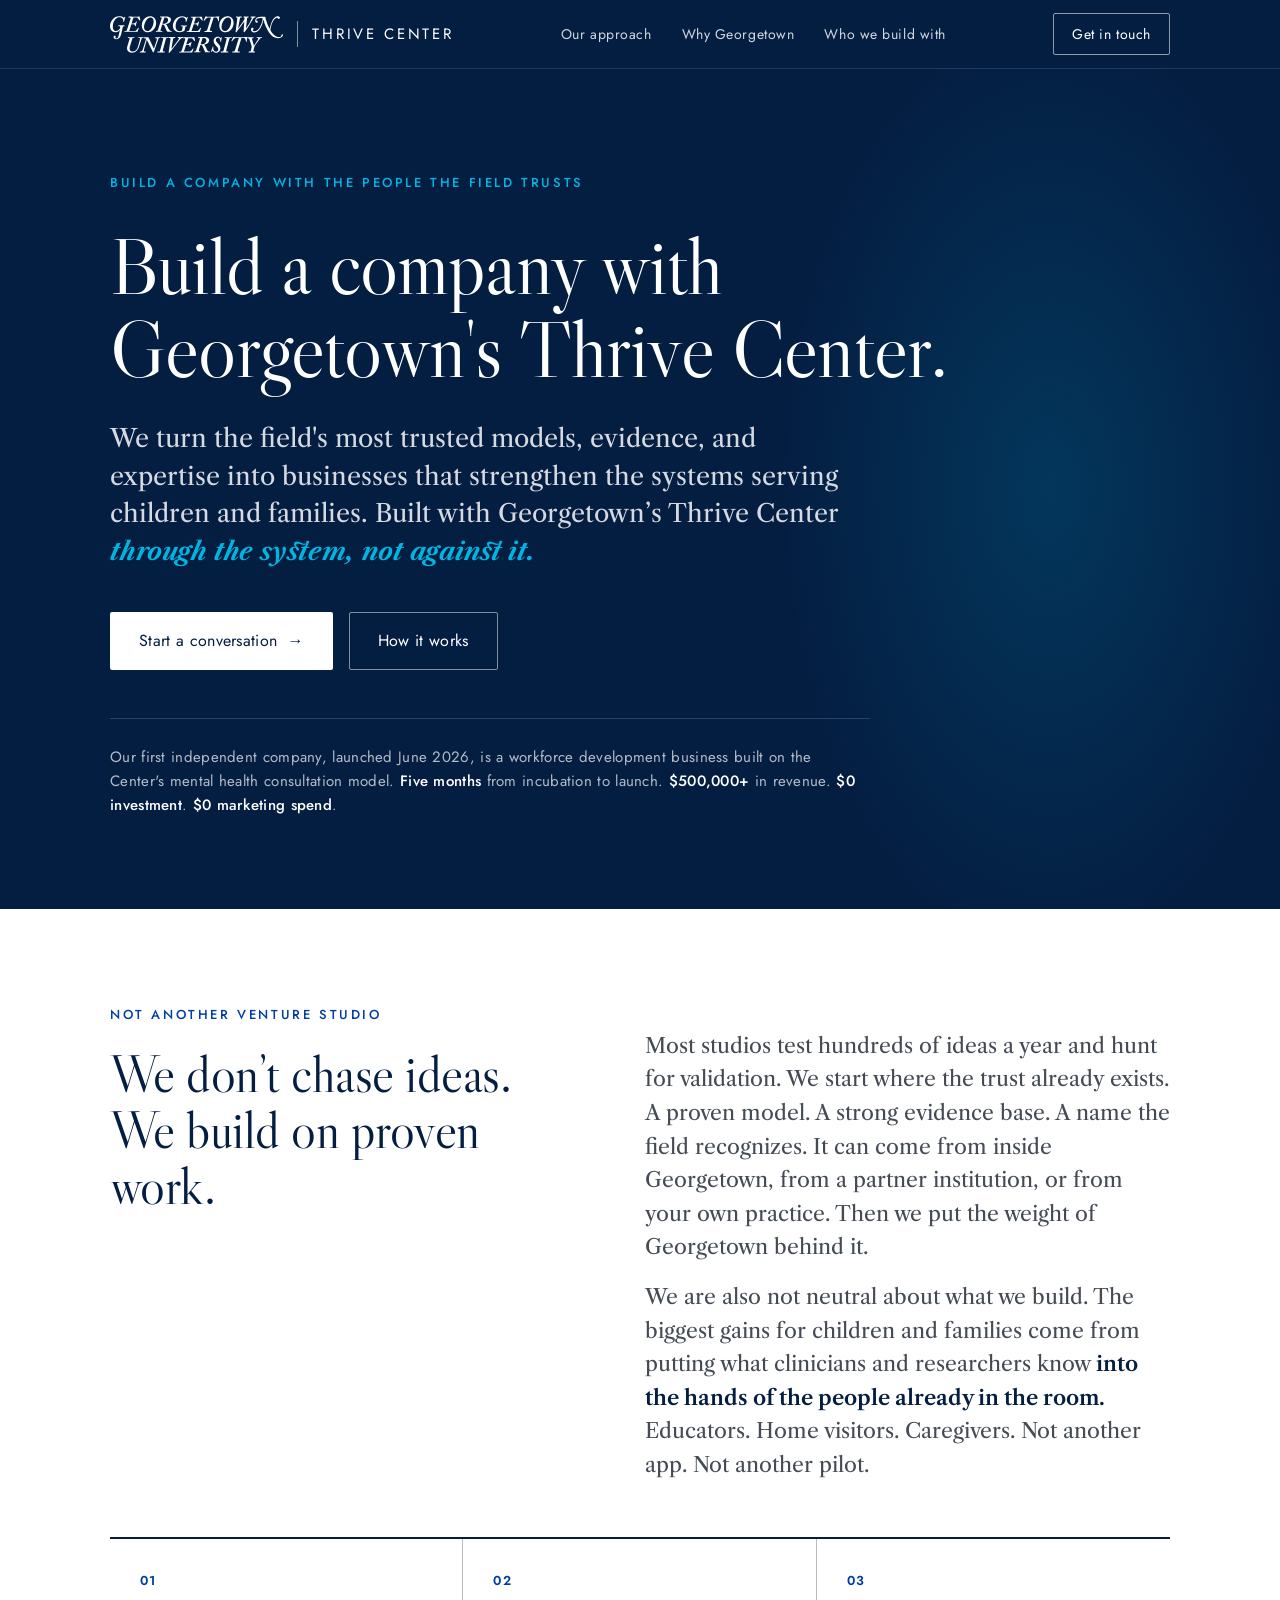
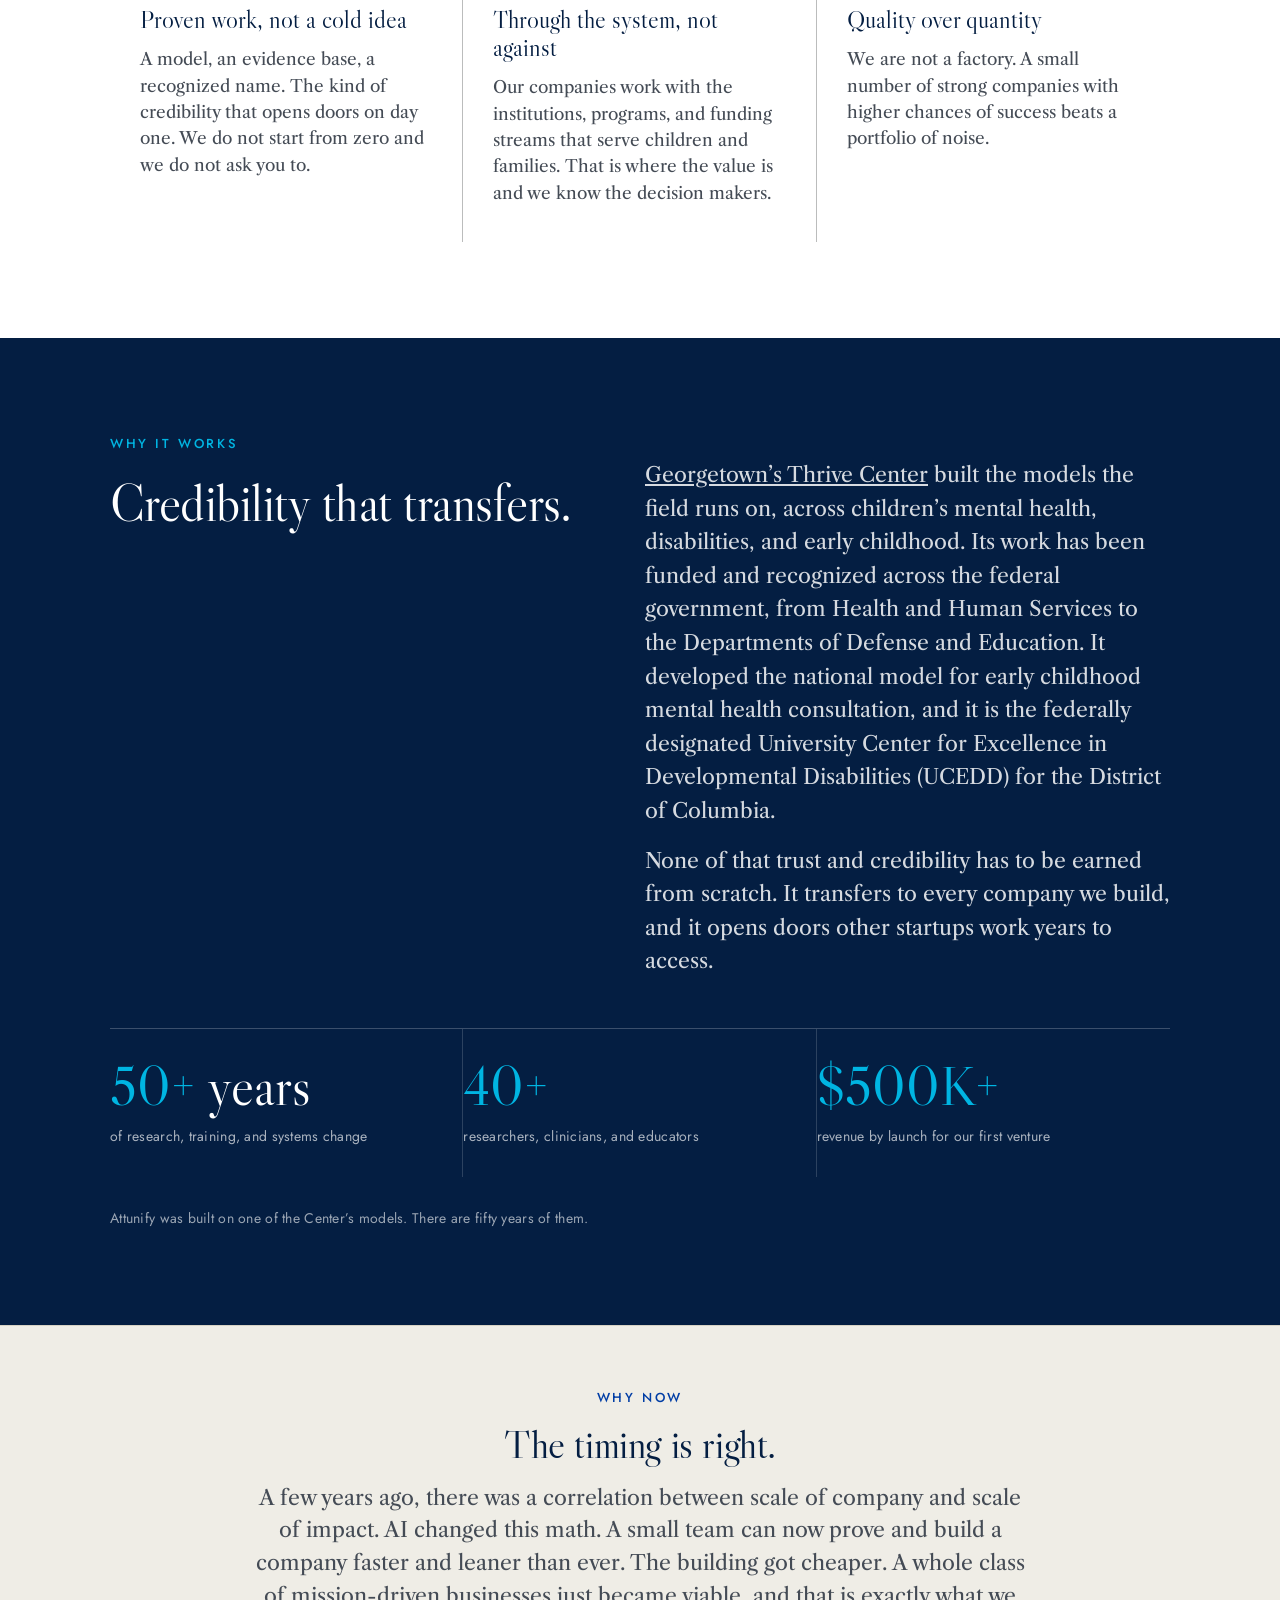
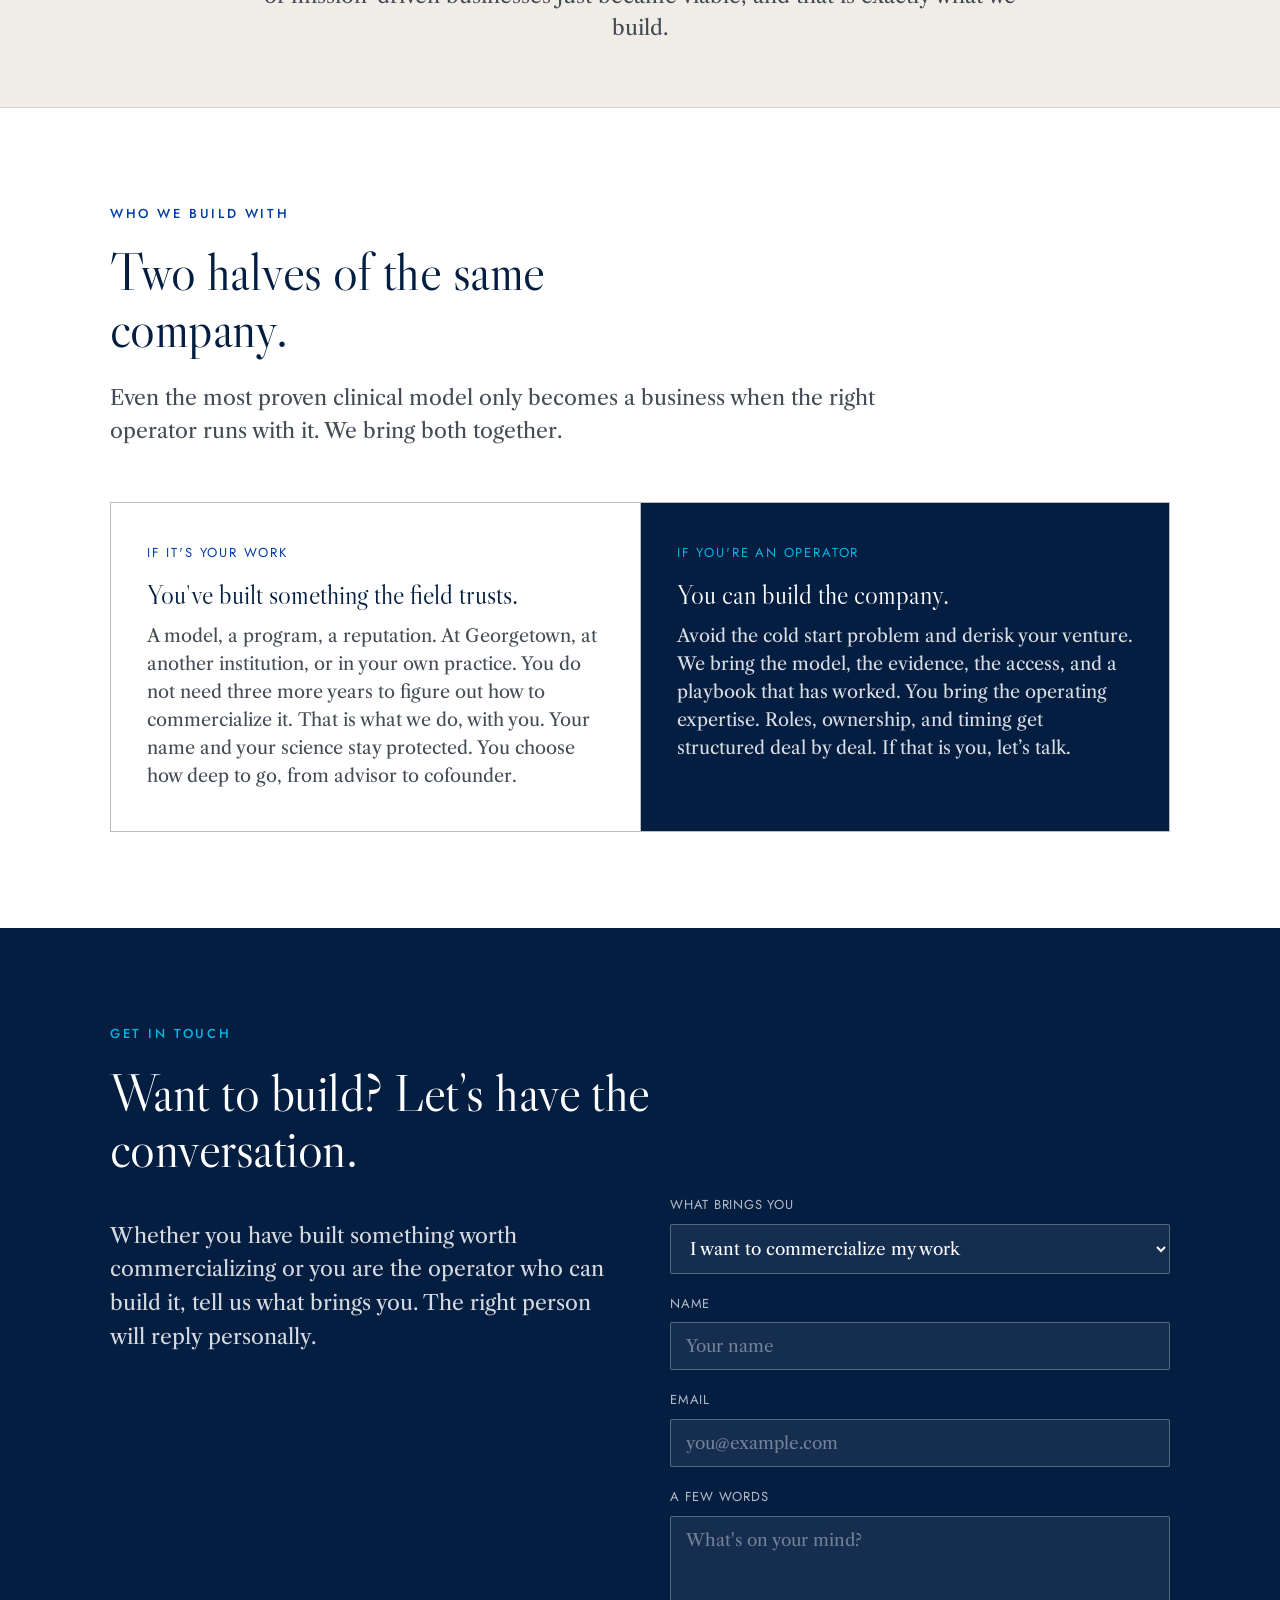
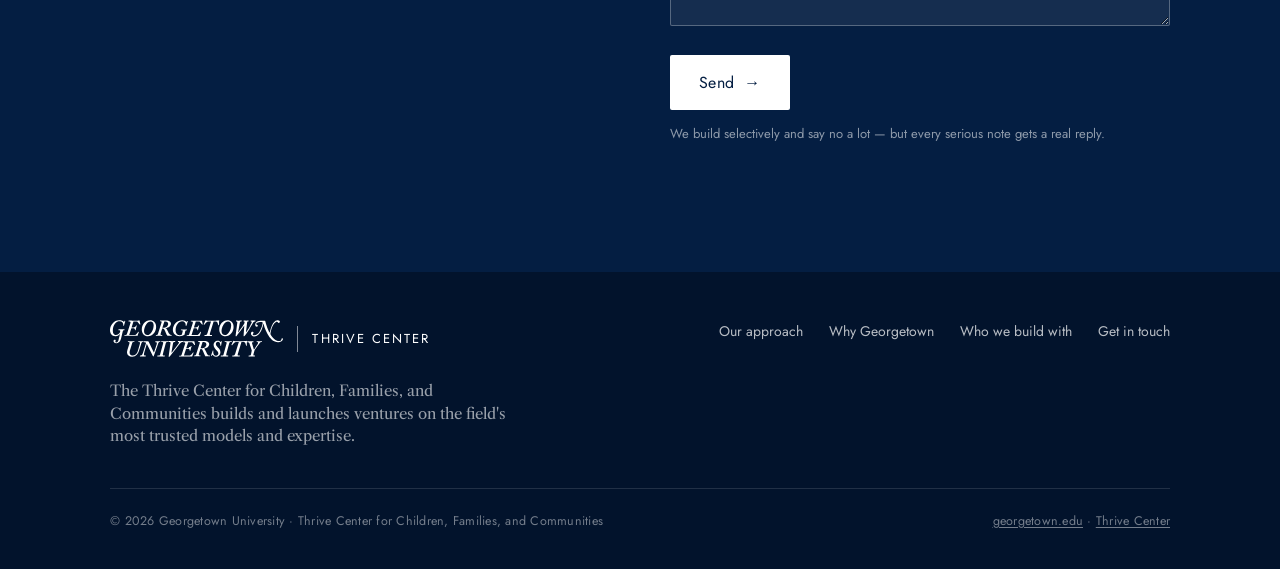
<file: index.html>
<!DOCTYPE html>
<html lang="en">
<head>
<meta charset="utf-8" />
<meta name="viewport" content="width=device-width, initial-scale=1" />
<title>Georgetown University · Thrive Center — Build a company with us</title>
<meta name="description" content="We turn trusted models, evidence, and expertise from inside Georgetown's Thrive Center into businesses that strengthen the systems serving children and families. Built through the system, not against it." />
<link rel="icon" type="image/png" sizes="32x32" href="assets/favicon-32x32.png" />
<link rel="icon" type="image/png" sizes="16x16" href="assets/favicon-16x16.png" />
<link rel="apple-touch-icon" sizes="180x180" href="assets/apple-touch-icon.png" />
<link rel="shortcut icon" href="favicon.ico" />
<link rel="preconnect" href="https://fonts.googleapis.com" />
<link rel="preconnect" href="https://fonts.gstatic.com" crossorigin />
<link href="https://fonts.googleapis.com/css2?family=Jost:ital,wght@0,300..700;1,400..500&family=Libre+Caslon+Display&family=Libre+Caslon+Text:ital,wght@0,400;0,700;1,400&display=swap" rel="stylesheet" />
<style>
  :root{
    --gu-blue:#041E42;     /* Georgetown Blue · Pantone 282 — primary, dominant */
    --gu-blue-2:#012169;   /* Pantone 280 */
    --gu-royal:#003DA5;    /* Pantone 293 — brighter accent */
    --gu-cyan:#00B5E2;     /* Pantone 306 — bright accent, sparing */
    --gu-gray:#63666A;     /* Georgetown Gray · Cool Gray 10 */
    --gu-gray-2:#BBBCBC;
    --stone:#D6D2C4;       /* Pantone 7527 — warm neutral background */
    --stone-soft:#efede6;
    --paper:#ffffff;
    --ink:#1d2733;
    --ink-soft:#444b55;
    --sans:"Jost",-apple-system,Segoe UI,sans-serif;     /* Futura PT substitute */
    --serif:"Libre Caslon Text",Georgia,serif;            /* Adobe Caslon substitute */
    --display:"Libre Caslon Display","Libre Caslon Text",Georgia,serif;
  }
  *{box-sizing:border-box;margin:0;padding:0}
  html{scroll-behavior:smooth}
  body{background:var(--paper);color:var(--ink);font-family:var(--serif);font-size:19px;line-height:1.6;-webkit-font-smoothing:antialiased;text-rendering:optimizeLegibility}
  .wrap{max-width:1140px;margin:0 auto;padding:0 40px}
  a{color:inherit}
  @media(max-width:640px){.wrap{padding:0 24px}section.s{padding:64px 0}.hero-inner{padding:76px 0 64px}section.banner{padding:48px 0}}

  /* ---------- co-brand lockup ---------- */
  .lockup{display:inline-flex;align-items:center;gap:14px;text-decoration:none;line-height:1}
  .lockup a{display:inline-flex;align-items:center;color:inherit;text-decoration:none}
  .lockup .gu{font-family:var(--display);font-size:19px;letter-spacing:.005em;white-space:nowrap}
  .lockup .gu-logo{display:block;height:37px;width:auto}
  .bar .lockup .unit{font-size:15px;letter-spacing:.18em}
  .lockup .rule{width:1px;height:26px;background:currentColor;opacity:.5}
  .lockup .unit{font-family:var(--sans);font-weight:400;font-size:13px;letter-spacing:.16em;text-transform:uppercase;white-space:nowrap}
  @media(max-width:520px){.lockup .gu{font-size:16px}.lockup .gu-logo{height:30px}.lockup .rule{height:22px}.lockup .unit{font-size:11px;letter-spacing:.12em}}

  /* ---------- top bar ---------- */
  header.bar{position:sticky;top:0;z-index:50;background:var(--gu-blue);color:#fff;border-bottom:1px solid rgba(255,255,255,.12)}
  .bar-inner{display:flex;align-items:center;justify-content:space-between;height:68px}
  .bar nav{display:flex;align-items:center;gap:30px}
  .bar nav a{font-family:var(--sans);font-size:14px;letter-spacing:.04em;text-decoration:none;color:rgba(255,255,255,.82);transition:color .2s}
  .bar nav a:hover{color:var(--gu-cyan)}
  .bar .cta{font-family:var(--sans);font-size:14px;letter-spacing:.04em;text-decoration:none;border:1px solid rgba(255,255,255,.55);border-radius:2px;padding:9px 18px;color:#fff;transition:all .2s}
  .bar .cta:hover{background:#fff;color:var(--gu-blue);border-color:#fff}
  @media(max-width:760px){.bar nav a{display:none}}
  @media(max-width:520px){.bar .lockup .rule,.bar .lockup .unit{display:none}.bar .cta{padding:8px 14px;white-space:nowrap}}

  /* ---------- buttons ---------- */
  .btn{display:inline-flex;align-items:center;gap:10px;font-family:var(--sans);font-size:16px;letter-spacing:.02em;text-decoration:none;border-radius:2px;padding:15px 28px;transition:all .22s;cursor:pointer;border:1px solid transparent}
  .btn .arr{transition:transform .2s}.btn:hover .arr{transform:translateX(4px)}
  .btn-gold{background:#fff;color:var(--gu-blue)}
  .btn-gold:hover{background:var(--gu-cyan);color:var(--gu-blue)}
  .btn-blue{background:var(--gu-blue);color:#fff}
  .btn-blue:hover{background:var(--gu-royal)}
  .btn-out{border-color:rgba(255,255,255,.5);color:#fff}
  .btn-out:hover{background:rgba(255,255,255,.1)}

  /* ---------- hero ---------- */
  .hero{background:var(--gu-blue);color:#fff;position:relative;overflow:hidden}
  .hero::after{content:"";position:absolute;right:-12%;top:-30%;width:60%;height:160%;background:radial-gradient(closest-side,rgba(0,181,226,.16),transparent 70%);pointer-events:none}
  .hero-inner{padding:104px 0 92px;position:relative;z-index:1;max-width:920px}
  .eyebrow{font-family:var(--sans);font-size:13px;font-weight:500;letter-spacing:.2em;text-transform:uppercase;color:var(--gu-cyan);margin-bottom:30px}
  h1{font-family:var(--display);font-weight:400;font-size:clamp(42px,6.4vw,80px);line-height:1.04;letter-spacing:-.01em}
  .hero .sub{font-family:var(--serif);font-size:clamp(20px,2.3vw,25px);line-height:1.5;color:rgba(255,255,255,.84);max-width:760px;margin-top:30px}
  .hero .sub strong{color:var(--gu-cyan);font-weight:700;font-style:italic}
  .hero-cta{display:flex;gap:16px;align-items:center;flex-wrap:wrap;margin-top:42px}
  .hero-proof{margin-top:48px;padding-top:26px;border-top:1px solid rgba(255,255,255,.16);font-family:var(--sans);font-size:15px;letter-spacing:.02em;color:rgba(255,255,255,.7);max-width:760px}
  .hero-proof b{color:#fff;font-weight:500}

  /* ---------- sections ---------- */
  section.s{padding:96px 0}
  section.stone{background:var(--stone-soft)}
  section.blue{background:var(--gu-blue);color:#fff}
  .eyebrow-d{font-family:var(--sans);font-size:13px;font-weight:500;letter-spacing:.2em;text-transform:uppercase;color:var(--gu-royal);margin-bottom:20px}
  section.blue .eyebrow-d{color:var(--gu-cyan)}
  h2{font-family:var(--display);font-weight:400;font-size:clamp(30px,4.2vw,52px);line-height:1.08;letter-spacing:-.01em;color:var(--gu-blue);max-width:18ch}
  section.blue h2{color:#fff}
  .lead{font-family:var(--serif);font-size:21px;line-height:1.6;color:var(--ink-soft);max-width:60ch;margin-top:24px}
  section.blue .lead{color:rgba(255,255,255,.84)}
  .lead strong{color:var(--gu-blue);font-weight:600}
  section.blue .lead strong{color:#fff;font-weight:700}
  .split{display:grid;grid-template-columns:.95fr 1.05fr;gap:60px;align-items:start}
  @media(max-width:840px){.split{grid-template-columns:1fr;gap:24px}}

  /* between-section banner */
  section.banner{background:var(--stone-soft);border-top:1px solid var(--stone);border-bottom:1px solid var(--stone);padding:62px 0;text-align:center}
  section.banner .eyebrow-d{color:var(--gu-royal);margin-bottom:14px}
  .bn-lead{font-family:var(--display);font-weight:400;font-size:clamp(28px,3.6vw,40px);line-height:1.08;letter-spacing:-.01em;color:var(--gu-blue);max-width:22ch;margin:0 auto 16px}
  .bn-body{font-family:var(--serif);font-size:clamp(18px,2vw,21px);line-height:1.55;color:var(--ink-soft);max-width:60ch;margin:0 auto}

  /* three features */
  .three{display:grid;grid-template-columns:repeat(3,1fr);gap:0;margin-top:56px;border-top:2px solid var(--gu-blue)}
  @media(max-width:760px){.three{grid-template-columns:1fr}}
  .feat{padding:32px 30px 36px;border-right:1px solid var(--gu-gray-2)}
  .feat:last-child{border-right:none}
  .feat .n{font-family:var(--sans);font-size:13px;font-weight:600;letter-spacing:.1em;color:var(--gu-royal)}
  .feat h3{font-family:var(--display);font-weight:400;font-size:25px;line-height:1.12;color:var(--gu-blue);margin:14px 0 12px}
  .feat p{font-size:17px;color:var(--ink-soft);line-height:1.55}

  /* proof cards / stats */
  .stats{display:grid;grid-template-columns:repeat(3,1fr);gap:0;margin-top:50px;border-top:1px solid rgba(255,255,255,.22)}
  @media(max-width:680px){.stats{grid-template-columns:1fr}}
  .stat{padding:30px 26px 30px 0;border-right:1px solid rgba(255,255,255,.16)}
  .stat:last-child{border-right:none}
  .stat .big{font-family:var(--display);font-size:clamp(36px,4.6vw,54px);line-height:1;color:#fff}
  .stat .big b{color:var(--gu-cyan);font-weight:400}
  .stat .lab{font-family:var(--sans);font-size:14px;letter-spacing:.02em;color:rgba(255,255,255,.66);margin-top:14px;line-height:1.4}
  .proofline{font-family:var(--sans);font-size:14px;letter-spacing:.02em;color:rgba(255,255,255,.6);margin-top:30px}

  /* audience */
  .aud{display:grid;grid-template-columns:1fr 1fr;gap:0;margin-top:54px;border:1px solid var(--gu-gray-2)}
  @media(max-width:760px){.aud{grid-template-columns:1fr}}
  .aud .col{padding:40px 36px}
  .aud .col+.col{border-left:1px solid var(--gu-gray-2)}
  @media(max-width:760px){.aud .col+.col{border-left:none;border-top:1px solid var(--gu-gray-2)}}
  .aud .col.lead-col{background:var(--gu-blue);color:#fff}
  .aud .k{font-family:var(--sans);font-size:13px;letter-spacing:.14em;text-transform:uppercase;color:var(--gu-royal);margin-bottom:16px}
  .aud .col.lead-col .k{color:var(--gu-cyan)}
  .aud h3{font-family:var(--display);font-weight:400;font-size:27px;line-height:1.1;color:var(--gu-blue);margin-bottom:14px}
  .aud .col.lead-col h3{color:#fff}
  .aud p{font-size:18px;line-height:1.55;color:var(--ink-soft)}
  .aud .col.lead-col p{color:rgba(255,255,255,.85)}

  /* contact */
  .contact-grid{display:grid;grid-template-columns:1fr 1fr;gap:60px;align-items:start;margin-top:18px}
  @media(max-width:840px){.contact-grid{grid-template-columns:1fr;gap:34px}}
  .field{margin-bottom:20px}
  .field label{display:block;font-family:var(--sans);font-size:13px;letter-spacing:.06em;text-transform:uppercase;color:rgba(255,255,255,.7);margin-bottom:8px}
  .field input,.field select,.field textarea{width:100%;font-family:var(--serif);font-size:17px;color:#fff;background:rgba(255,255,255,.07);border:1px solid rgba(255,255,255,.28);border-radius:2px;padding:13px 15px}
  .field textarea{min-height:110px;resize:vertical}
  .field input::placeholder,.field textarea::placeholder{color:rgba(255,255,255,.4)}
  .field input:focus,.field select:focus,.field textarea:focus{outline:none;border-color:var(--gu-cyan)}
  .field select option{color:#041E42}
  .note{font-family:var(--sans);font-size:13px;color:rgba(255,255,255,.55);margin-top:14px}
  .stub{font-family:var(--sans);font-size:13px;letter-spacing:.02em;color:var(--gu-cyan);border:1px dashed rgba(0,181,226,.5);border-radius:2px;padding:12px 16px;margin-bottom:24px}
  .hp{position:absolute!important;left:-9999px!important;width:1px;height:1px;opacity:0}
  .form-status{font-family:var(--sans);font-size:14px;letter-spacing:.01em;margin-top:14px;min-height:1.2em}
  .form-status.sending{color:rgba(255,255,255,.7)}
  .form-status.ok{color:var(--gu-cyan)}
  .form-status.err{color:#ff9b9b}
  .form-success{border:1px solid rgba(0,181,226,.55);background:rgba(0,181,226,.09);border-radius:3px;padding:36px 30px;text-align:center;animation:fu .5s cubic-bezier(.2,.7,.2,1) both}
  .form-success .fs-icon{width:56px;height:56px;margin:0 auto 18px;border-radius:50%;background:var(--gu-cyan);color:var(--gu-blue);font-size:30px;line-height:56px;font-weight:700}
  .form-success .fs-title{font-family:var(--display);font-weight:400;font-size:clamp(26px,3vw,32px);color:#fff;margin-bottom:12px}
  .form-success .fs-msg{font-family:var(--serif);font-size:18px;line-height:1.55;color:rgba(255,255,255,.85);max-width:44ch;margin:0 auto}
  .btn[disabled]{opacity:.6;cursor:default}

  /* footer */
  footer{background:#02132c;color:rgba(255,255,255,.7);padding:48px 0 38px}
  .foot-top{display:flex;justify-content:space-between;align-items:flex-start;gap:30px;flex-wrap:wrap}
  .foot-desc{font-family:var(--serif);font-size:15px;max-width:42ch;margin-top:14px;line-height:1.5;color:rgba(255,255,255,.6)}
  .foot-links{display:flex;gap:26px;flex-wrap:wrap;font-family:var(--sans);font-size:14px}
  .foot-links a{color:rgba(255,255,255,.72);text-decoration:none}
  .foot-links a:hover{color:var(--gu-cyan)}
  .foot-base{margin-top:40px;padding-top:22px;border-top:1px solid rgba(255,255,255,.12);font-family:var(--sans);font-size:12.5px;letter-spacing:.02em;color:rgba(255,255,255,.45);display:flex;justify-content:space-between;flex-wrap:wrap;gap:10px}
  .foot-base a{color:inherit;text-underline-offset:2px;transition:color .2s}
  .foot-base a:hover{color:var(--gu-cyan)}

  .fu{opacity:0;transform:translateY(16px);animation:fu .8s cubic-bezier(.2,.7,.2,1) forwards}
  @keyframes fu{to{opacity:1;transform:none}}
  .d1{animation-delay:.05s}.d2{animation-delay:.16s}.d3{animation-delay:.27s}.d4{animation-delay:.38s}
  @media(prefers-reduced-motion:reduce){.fu{animation:none;opacity:1;transform:none}}
</style>
</head>
<body>

<header class="bar">
  <div class="wrap bar-inner">
    <span class="lockup" style="color:#fff">
      <a href="https://www.georgetown.edu/" target="_blank" rel="noopener" aria-label="Georgetown University">
        <img class="gu-logo" src="assets/georgetown-logo.svg" alt="Georgetown University" width="172" height="37" />
      </a>
      <span class="rule"></span>
      <a href="https://thrivecenter.georgetown.edu/" target="_blank" rel="noopener" class="unit">Thrive Center</a>
    </span>
    <nav>
      <a href="#approach">Our approach</a>
      <a href="#why">Why Georgetown</a>
      <a href="#build-with">Who we build with</a>
    </nav>
    <a href="#contact" class="cta">Get in touch</a>
  </div>
</header>

<section class="hero" id="top">
  <div class="wrap">
    <div class="hero-inner">
      <div class="eyebrow fu d1">Build a company with the people the field trusts</div>
      <h1 class="fu d2">Build a company with Georgetown's Thrive Center.</h1>
      <p class="sub fu d3">We turn the field's most trusted models, evidence, and expertise into businesses that strengthen the systems serving children and families. Built with Georgetown’s Thrive Center <strong>through the system, not against it.</strong></p>
      <div class="hero-cta fu d4">
        <a href="#contact" class="btn btn-gold">Start a conversation <span class="arr">&rarr;</span></a>
        <a href="#approach" class="btn btn-out">How it works</a>
      </div>
      <p class="hero-proof fu d4">Our first independent company, launched June 2026, is a workforce development business built on the Center's mental health consultation model. <b>Five months</b> from incubation to launch. <b>$500,000+</b> in revenue. <b>$0 investment</b>. <b>$0 marketing spend</b>.</p>
    </div>
  </div>
</section>

<section class="s" id="approach">
  <div class="wrap">
    <div class="split">
      <div>
        <div class="eyebrow-d">Not another venture studio</div>
        <h2>We don’t chase ideas. We build on proven work.</h2>
      </div>
      <div>
        <p class="lead">Most studios test hundreds of ideas a year and hunt for validation. We start where the trust already exists. A proven model. A strong evidence base. A name the field recognizes. It can come from inside Georgetown, from a partner institution, or from your own practice. Then we put the weight of Georgetown behind it.</p>
        <p class="lead" style="margin-top:16px">We are also not neutral about what we build. The biggest gains for children and families come from putting what clinicians and researchers know  <strong>into the hands of the people already in the room.</strong> Educators. Home visitors. Caregivers. Not another app. Not another pilot.</p>
      </div>
    </div>
    <div class="three">
      <div class="feat"><div class="n">01</div><h3>Proven work, not a cold idea</h3><p>A model, an evidence base, a recognized name. The kind of credibility that opens doors on day one. We do not start from zero and we do not ask you to.</p></div>
      <div class="feat"><div class="n">02</div><h3>Through the system, not against</h3><p>Our companies work with the institutions, programs, and funding streams that serve children and families. That is where the value is and we know the decision makers.</p></div>
      <div class="feat"><div class="n">03</div><h3>Quality over quantity</h3><p>We are not a factory. A small number of strong companies with higher chances of success beats a portfolio of noise.</p></div>
    </div>
  </div>
</section>

<section class="s blue" id="why">
  <div class="wrap">
    <div class="split">
      <div>
        <div class="eyebrow-d">Why it works</div>
        <h2>Credibility that transfers.</h2>
      </div>
      <div>
        <p class="lead"><a href="https://thrivecenter.georgetown.edu/" target="_blank" rel="noopener">Georgetown’s Thrive Center</a> built the models the field runs on, across children’s mental health, disabilities, and early childhood. Its work has been funded and recognized across the federal government, from Health and Human Services to the Departments of Defense and Education. It developed the national model for early childhood mental health consultation, and it is the federally designated University Center for Excellence in Developmental Disabilities (UCEDD) for the District of Columbia.</p>
        <p class="lead" style="margin-top:16px">None of that trust and credibility has to be earned from scratch. It transfers to every company we build, and it opens doors other startups work years to access.</p>
      </div>
    </div>
    <div class="stats">
      <div class="stat"><div class="big"><b>50+</b> years</div><div class="lab">of research, training, and systems change</div></div>
      <div class="stat"><div class="big"><b>40+</b></div><div class="lab">researchers, clinicians, and educators</div></div>
      <div class="stat"><div class="big"><b>$500K+</b></div><div class="lab">revenue by launch for our first venture</div></div>
    </div>
    <p class="proofline">Attunify was built on one of the Center’s models. There are fifty years of them.</p>
  </div>
</section>

<section class="banner">
  <div class="wrap">
    <div class="eyebrow-d">Why now</div>
    <h3 class="bn-lead">The timing is right.</h3>
    <p class="bn-body">A few years ago, there was a correlation between scale of company and scale of impact. AI changed this math. A small team can now prove and build a company faster and leaner than ever. The building got cheaper. A whole class of mission-driven businesses just became viable, and that is exactly what we build.</p>
  </div>
</section>

<section class="s" id="build-with">
  <div class="wrap">
    <div class="eyebrow-d">Who we build with</div>
    <h2>Two halves of the same company.</h2>
    <p class="lead">Even the most proven clinical model only becomes a business when the right operator runs with it. We bring both together.</p>
    <div class="aud">
      <div class="col">
        <div class="k">If it's your work</div>
        <h3>You've built something the field trusts.</h3>
        <p>A model, a program, a reputation. At Georgetown, at another institution, or in your own practice. You do not need three more years to figure out how to commercialize it. That is what we do, with you. Your name and your science stay protected. You choose how deep to go, from advisor to cofounder.</p>
      </div>
      <div class="col lead-col">
        <div class="k">If you're an operator</div>
        <h3>You can build the company.</h3>
        <p>Avoid the cold start problem and derisk your venture. We bring the model, the evidence, the access, and a playbook that has worked. You bring the operating expertise. Roles, ownership, and timing get structured deal by deal. If that is you, let’s talk.</p>
      </div>
    </div>
  </div>
</section>

<section class="s blue" id="contact">
  <div class="wrap">
    <div class="eyebrow-d">Get in touch</div>
    <h2>Want to build? Let’s have the conversation.</h2>
    <div class="contact-grid">
      <div>
        <p class="lead">Whether you have built something worth commercializing or you are the operator who can build it, tell us what brings you. The right person will reply personally.</p>
      </div>
      <div>
        <form id="contact-form" action="https://api.web3forms.com/submit" method="POST">
          <input type="hidden" name="access_key" value="27571797-0ad7-42b8-8a13-3ae2a6af7891" />
          <input type="hidden" name="subject" value="New inquiry from the Thrive Studio site" />
          <input type="hidden" name="from_name" value="Thrive Studio website" />
          <input type="checkbox" name="botcheck" class="hp" tabindex="-1" autocomplete="off" aria-hidden="true" />
          <div class="field"><label for="who">What brings you</label>
            <select id="who" name="What brings you">
              <option>I want to commercialize my work</option>
              <option>I'd like to operate a company</option>
              <option>Partnership or funding</option>
              <option>Something else</option>
            </select>
          </div>
          <div class="field"><label for="name">Name</label><input id="name" name="Name" type="text" placeholder="Your name" required /></div>
          <div class="field"><label for="email">Email</label><input id="email" name="email" type="email" placeholder="you@example.com" required /></div>
          <div class="field"><label for="msg">A few words</label><textarea id="msg" name="Message" placeholder="What's on your mind?"></textarea></div>
          <button class="btn btn-gold" type="submit">Send <span class="arr">&rarr;</span></button>
          <p class="note">We build selectively and say no a lot — but every serious note gets a real reply.</p>
          <p class="form-status" id="form-status" role="status" aria-live="polite"></p>
        </form>
        <div id="form-success" class="form-success" role="status" aria-live="polite" hidden>
          <div class="fs-icon" aria-hidden="true">&#10003;</div>
          <h3 class="fs-title">Your note is in.</h3>
          <p class="fs-msg">Thanks for reaching out — the right person will follow up with you personally.</p>
        </div>
      </div>
    </div>
  </div>
</section>

<footer>
  <div class="wrap">
    <div class="foot-top">
      <div>
        <span class="lockup" style="color:#fff">
          <a href="https://www.georgetown.edu/" target="_blank" rel="noopener" aria-label="Georgetown University">
            <img class="gu-logo" src="assets/georgetown-logo.svg" alt="Georgetown University" width="172" height="37" />
          </a>
          <span class="rule"></span>
          <a href="https://thrivecenter.georgetown.edu/" target="_blank" rel="noopener" class="unit">Thrive Center</a>
        </span>
        <p class="foot-desc">The Thrive Center for Children, Families, and Communities builds and launches ventures on the field's most trusted models and expertise.</p>
      </div>
      <div class="foot-links">
        <a href="#approach">Our approach</a>
        <a href="#why">Why Georgetown</a>
        <a href="#build-with">Who we build with</a>
        <a href="#contact">Get in touch</a>
      </div>
    </div>
    <div class="foot-base">
      <span>© 2026 Georgetown University · Thrive Center for Children, Families, and Communities</span>
      <span><a href="https://www.georgetown.edu/" target="_blank" rel="noopener">georgetown.edu</a> · <a href="https://thrivecenter.georgetown.edu/" target="_blank" rel="noopener">Thrive Center</a></span>
    </div>
  </div>
</footer>
<script>
(function(){
  var form = document.getElementById('contact-form');
  if(!form) return;
  var status = document.getElementById('form-status');
  var btn = form.querySelector('button[type=submit]');
  form.addEventListener('submit', function(e){
    e.preventDefault();
    if(form.botcheck && form.botcheck.checked) return; // honeypot tripped
    var data = Object.fromEntries(new FormData(form).entries());
    status.className = 'form-status sending';
    status.textContent = 'Sending…';
    btn.disabled = true;
    fetch('https://api.web3forms.com/submit', {
      method: 'POST',
      headers: {'Content-Type':'application/json','Accept':'application/json'},
      body: JSON.stringify(data)
    })
    .then(function(r){ return r.json(); })
    .then(function(json){
      if(json.success){
        form.reset();
        form.style.display = 'none';
        var ok = document.getElementById('form-success');
        if(ok){ ok.hidden = false; ok.scrollIntoView({behavior:'smooth', block:'center'}); }
      } else {
        status.className = 'form-status err';
        status.textContent = (json.message || 'Something went wrong') + '. You can also email contact@thrive-incubator.com directly.';
      }
    })
    .catch(function(){
      status.className = 'form-status err';
      status.textContent = 'Network error. Please email contact@thrive-incubator.com directly.';
    })
    .finally(function(){ btn.disabled = false; });
  });
})();
</script>
</body>
</html>
</file>
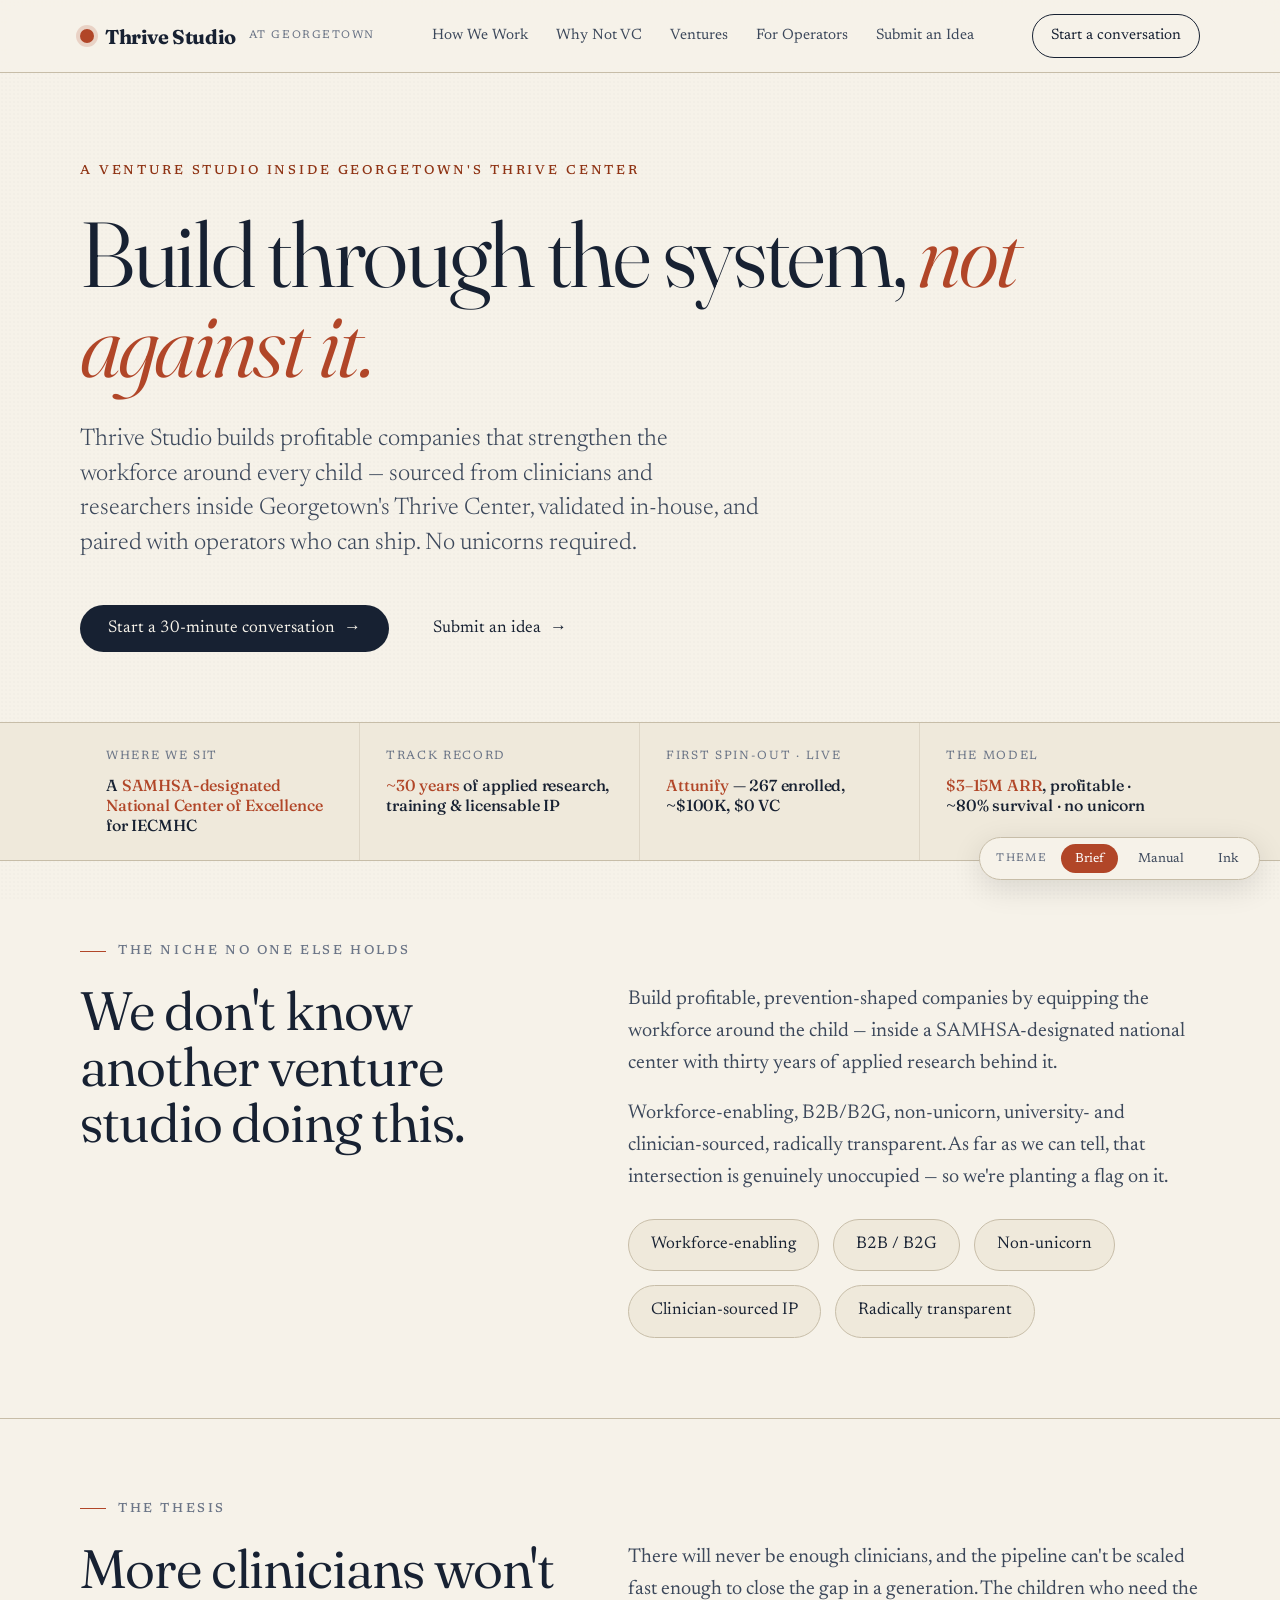
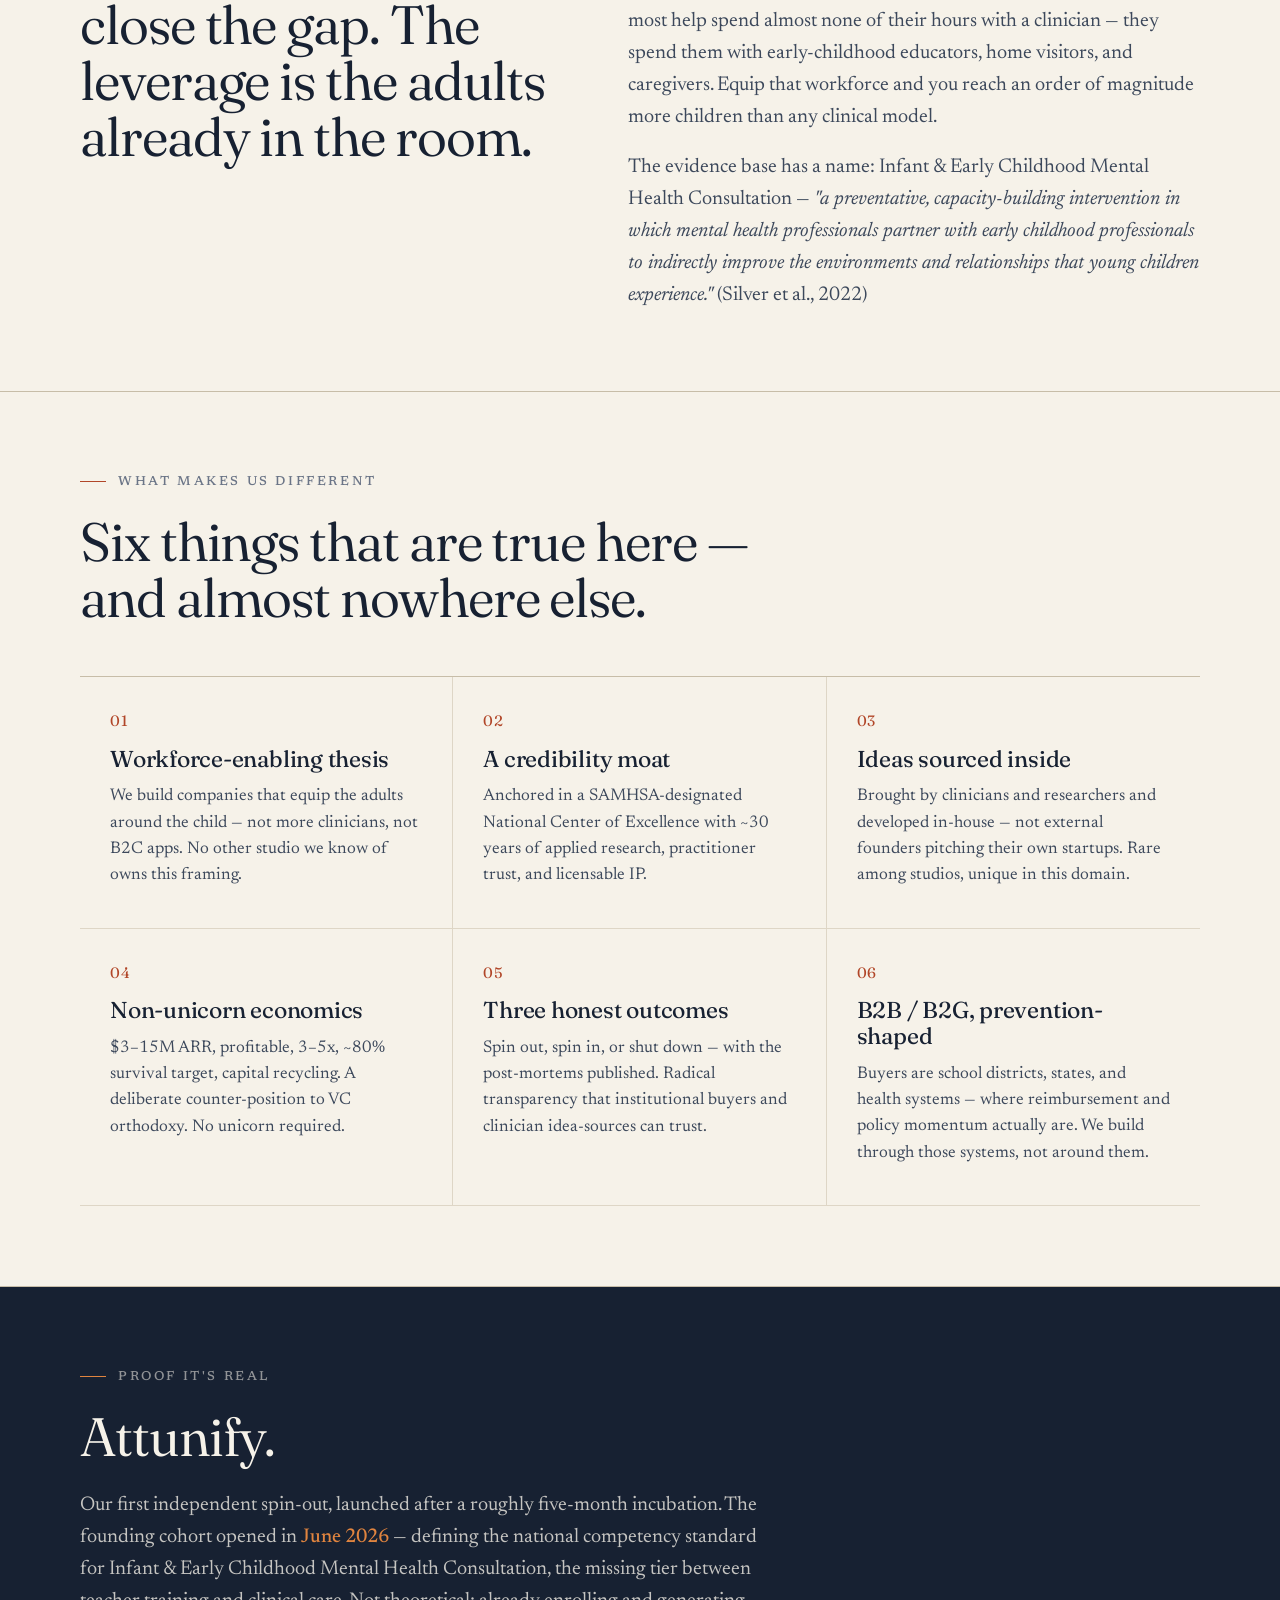
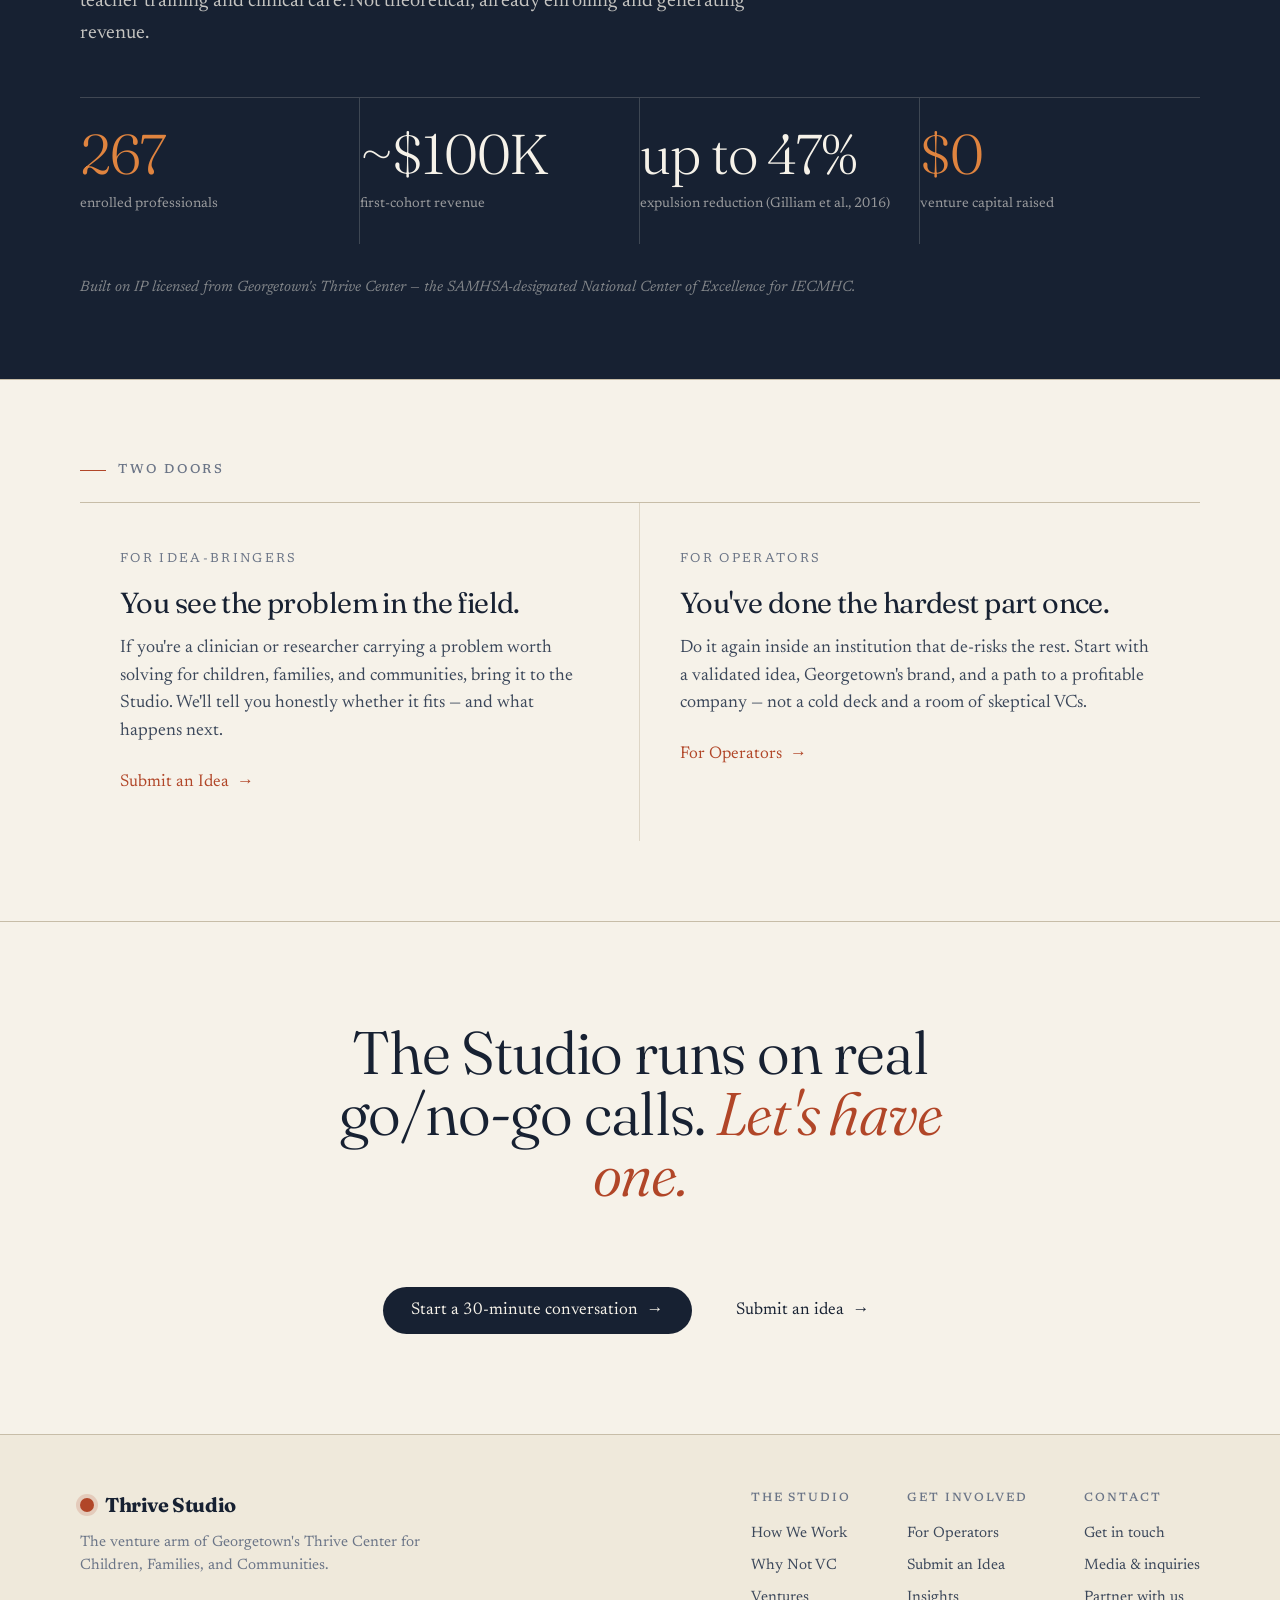
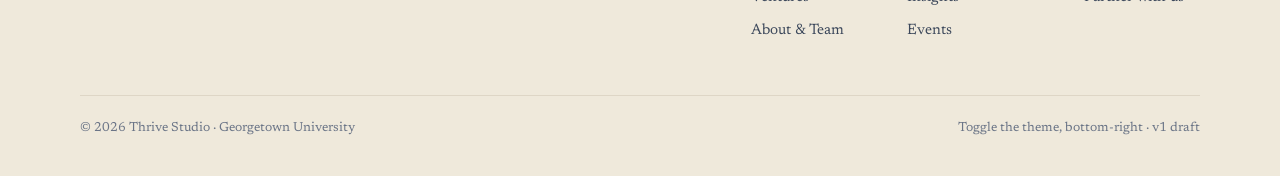
<file: _archive_v2/index.html>
<!DOCTYPE html>
<html lang="en" data-theme="brief">
<head>
<meta charset="utf-8" />
<meta name="viewport" content="width=device-width, initial-scale=1" />
<script>(function(){try{var t=localStorage.getItem('ts-theme')||'brief';document.documentElement.setAttribute('data-theme',t);}catch(e){}})();</script>
<title>Thrive Studio — Build through the system, not against it</title>
<meta name="description" content="A venture studio inside Georgetown's Thrive Center. We build profitable companies that strengthen the workforce around every child — sourced from clinicians and researchers, validated in-house, paired with operators. No unicorns required." />
<link rel="preconnect" href="https://fonts.googleapis.com" />
<link rel="preconnect" href="https://fonts.gstatic.com" crossorigin />
<link href="https://fonts.googleapis.com/css2?family=Fraunces:ital,opsz,wght@0,9..144,300..700;1,9..144,400..600&family=Newsreader:ital,opsz,wght@0,6..72,300..600;1,6..72,300..500&family=Archivo:ital,wght@0,300..900;1,400..700&family=Space+Mono:wght@400;700&display=swap" rel="stylesheet" />
<link rel="stylesheet" href="styles.css" />
</head>
<body>
<header class="nav">
  <div class="wrap nav-inner">
    <a href="index.html" class="brand"><span class="mark"></span>Thrive&nbsp;Studio<span class="tag">at Georgetown</span></a>
    <nav class="links">
      <a href="how-it-works.html">How We Work</a>
      <a href="why-thrive.html">Why Not VC</a>
      <a href="ventures.html">Ventures</a>
      <a href="for-operators.html">For Operators</a>
      <a href="submit-an-idea.html">Submit an Idea</a>
    </nav>
    <a href="for-operators.html" class="nav-cta">Start a conversation</a>
  </div>
</header>

<section class="hero">
  <div class="wrap">
    <div class="hero-solo">
      <div class="eyebrow fu d1">A venture studio inside Georgetown's Thrive Center</div>
      <h1 class="headline fu d2">Build through the system, <em>not against it.</em></h1>
      <p class="lede fu d3">Thrive Studio builds profitable companies that strengthen the workforce around every child — sourced from clinicians and researchers inside Georgetown's Thrive Center, validated in-house, and paired with operators who can ship. No unicorns required.</p>
      <div class="hero-cta fu d4">
        <a href="for-operators.html" class="btn btn-primary">Start a 30-minute conversation <span class="arr">&rarr;</span></a>
        <a href="submit-an-idea.html" class="btn btn-ghost">Submit an idea <span class="arr">&rarr;</span></a>
      </div>
    </div>
  </div>
</section>

<section class="cred">
  <div class="wrap">
    <div class="cred-inner">
      <div class="cred-item"><div class="ci-k">Where we sit</div><div class="ci-v">A <b>SAMHSA-designated National Center of Excellence</b> for IECMHC</div></div>
      <div class="cred-item"><div class="ci-k">Track record</div><div class="ci-v"><b>~30 years</b> of applied research, training &amp; licensable IP</div></div>
      <div class="cred-item"><div class="ci-k">First spin-out · live</div><div class="ci-v"><b>Attunify</b> — 267 enrolled, ~$100K, $0 VC</div></div>
      <div class="cred-item"><div class="ci-k">The model</div><div class="ci-v"><b>$3–15M ARR</b>, profitable · ~80% survival · no unicorn</div></div>
    </div>
  </div>
</section>

<section class="band">
  <div class="wrap"><div class="pad">
    <div class="kicker"><span class="k-no"></span>The niche no one else holds</div>
    <div class="twocol">
      <h2 class="sec">We don't know another venture studio doing this.</h2>
      <div>
        <p class="sec-body">Build profitable, prevention-shaped companies by equipping the workforce around the child — inside a SAMHSA-designated national center with thirty years of applied research behind it.</p>
        <p class="sec-body">Workforce-enabling, B2B/B2G, non-unicorn, university- and clinician-sourced, radically transparent. As far as we can tell, that intersection is genuinely unoccupied — so we're planting a flag on it.</p>
        <div class="outcomes" style="margin-top:26px">
          <span class="pill">Workforce-enabling</span>
          <span class="pill">B2B / B2G</span>
          <span class="pill">Non-unicorn</span>
          <span class="pill">Clinician-sourced IP</span>
          <span class="pill">Radically transparent</span>
        </div>
      </div>
    </div>
  </div></div>
</section>

<section class="band">
  <div class="wrap"><div class="pad">
    <div class="kicker"><span class="k-no"></span>The thesis</div>
    <div class="twocol">
      <h2 class="sec">More clinicians won't close the gap. The leverage is the adults already in the room.</h2>
      <div>
        <p class="sec-body">There will never be enough clinicians, and the pipeline can't be scaled fast enough to close the gap in a generation. The children who need the most help spend almost none of their hours with a clinician — they spend them with early-childhood educators, home visitors, and caregivers. Equip that workforce and you reach an order of magnitude more children than any clinical model.</p>
        <p class="sec-body">The evidence base has a name: Infant &amp; Early Childhood Mental Health Consultation — <em>"a preventative, capacity-building intervention in which mental health professionals partner with early childhood professionals to indirectly improve the environments and relationships that young children experience."</em> (Silver et&nbsp;al., 2022)</p>
      </div>
    </div>
  </div></div>
</section>

<section class="band">
  <div class="wrap"><div class="pad">
    <div class="kicker"><span class="k-no"></span>What makes us different</div>
    <h2 class="sec">Six things that are true here — and almost nowhere else.</h2>
    <div class="cards six">
      <div class="card"><div class="num">01</div><h3>Workforce-enabling thesis</h3><p>We build companies that equip the adults around the child — not more clinicians, not B2C apps. No other studio we know of owns this framing.</p></div>
      <div class="card"><div class="num">02</div><h3>A credibility moat</h3><p>Anchored in a SAMHSA-designated National Center of Excellence with ~30 years of applied research, practitioner trust, and licensable IP.</p></div>
      <div class="card"><div class="num">03</div><h3>Ideas sourced inside</h3><p>Brought by clinicians and researchers and developed in-house — not external founders pitching their own startups. Rare among studios, unique in this domain.</p></div>
      <div class="card"><div class="num">04</div><h3>Non-unicorn economics</h3><p>$3–15M ARR, profitable, 3–5x, ~80% survival target, capital recycling. A deliberate counter-position to VC orthodoxy. No unicorn required.</p></div>
      <div class="card"><div class="num">05</div><h3>Three honest outcomes</h3><p>Spin out, spin in, or shut down — with the post-mortems published. Radical transparency that institutional buyers and clinician idea-sources can trust.</p></div>
      <div class="card"><div class="num">06</div><h3>B2B / B2G, prevention-shaped</h3><p>Buyers are school districts, states, and health systems — where reimbursement and policy momentum actually are. We build through those systems, not around them.</p></div>
    </div>
  </div></div>
</section>

<section class="band proof">
  <div class="wrap"><div class="pad">
    <div class="kicker"><span class="k-no"></span>Proof it's real</div>
    <h2 class="sec">Attunify.</h2>
    <p class="sec-body lead-in">Our first independent spin-out, launched after a roughly five-month incubation. The founding cohort opened in <b>June 2026</b> — defining the national competency standard for Infant &amp; Early Childhood Mental Health Consultation, the missing tier between teacher training and clinical care. Not theoretical; already enrolling and generating revenue.</p>
    <div class="stats">
      <div class="stat"><div class="big"><b>267</b></div><div class="lab">enrolled professionals</div></div>
      <div class="stat"><div class="big">~$100K</div><div class="lab">first-cohort revenue</div></div>
      <div class="stat"><div class="big">up to 47%</div><div class="lab">expulsion reduction (Gilliam et&nbsp;al., 2016)</div></div>
      <div class="stat"><div class="big"><b>$0</b></div><div class="lab">venture capital raised</div></div>
    </div>
    <p class="proof-note">Built on IP licensed from Georgetown's Thrive Center — the SAMHSA-designated National Center of Excellence for IECMHC.</p>
  </div></div>
</section>

<section class="band">
  <div class="wrap"><div class="pad">
    <div class="kicker"><span class="k-no"></span>Two doors</div>
    <div class="doors">
      <div class="door">
        <div class="dk">For idea-bringers</div>
        <h3>You see the problem in the field.</h3>
        <p>If you're a clinician or researcher carrying a problem worth solving for children, families, and communities, bring it to the Studio. We'll tell you honestly whether it fits — and what happens next.</p>
        <a href="submit-an-idea.html" class="go">Submit an Idea <span class="arr">&rarr;</span></a>
      </div>
      <div class="door">
        <div class="dk">For operators</div>
        <h3>You've done the hardest part once.</h3>
        <p>Do it again inside an institution that de-risks the rest. Start with a validated idea, Georgetown's brand, and a path to a profitable company — not a cold deck and a room of skeptical VCs.</p>
        <a href="for-operators.html" class="go">For Operators <span class="arr">&rarr;</span></a>
      </div>
    </div>
  </div></div>
</section>

<section class="closing">
  <div class="wrap">
    <h2>The Studio runs on real go/no-go calls. <em>Let's have one.</em></h2>
    <div class="hero-cta" style="justify-content:center">
      <a href="for-operators.html" class="btn btn-primary">Start a 30-minute conversation <span class="arr">&rarr;</span></a>
      <a href="submit-an-idea.html" class="btn btn-ghost">Submit an idea <span class="arr">&rarr;</span></a>
    </div>
  </div>
</section>

<footer>
  <div class="wrap">
    <div class="foot-grid">
      <div class="foot-brand">
        <a href="index.html" class="brand"><span class="mark"></span>Thrive Studio</a>
        <div class="fp">The venture arm of Georgetown's Thrive Center for Children, Families, and Communities.</div>
      </div>
      <div class="foot-cols">
        <div class="foot-col"><h4>The Studio</h4><a href="how-it-works.html">How We Work</a><a href="why-thrive.html">Why Not VC</a><a href="ventures.html">Ventures</a><a href="about.html">About &amp; Team</a></div>
        <div class="foot-col"><h4>Get involved</h4><a href="for-operators.html">For Operators</a><a href="submit-an-idea.html">Submit an Idea</a><a href="insights.html">Insights</a><a href="events.html">Events</a></div>
        <div class="foot-col"><h4>Contact</h4><a href="about.html#contact">Get in touch</a><a href="about.html#contact">Media &amp; inquiries</a><a href="for-operators.html">Partner with us</a></div>
      </div>
    </div>
    <div class="foot-base"><span>© 2026 Thrive Studio · Georgetown University</span><span>Toggle the theme, bottom-right · v1 draft</span></div>
  </div>
</footer>
<script src="theme.js"></script>
</body>
</html>
</file>
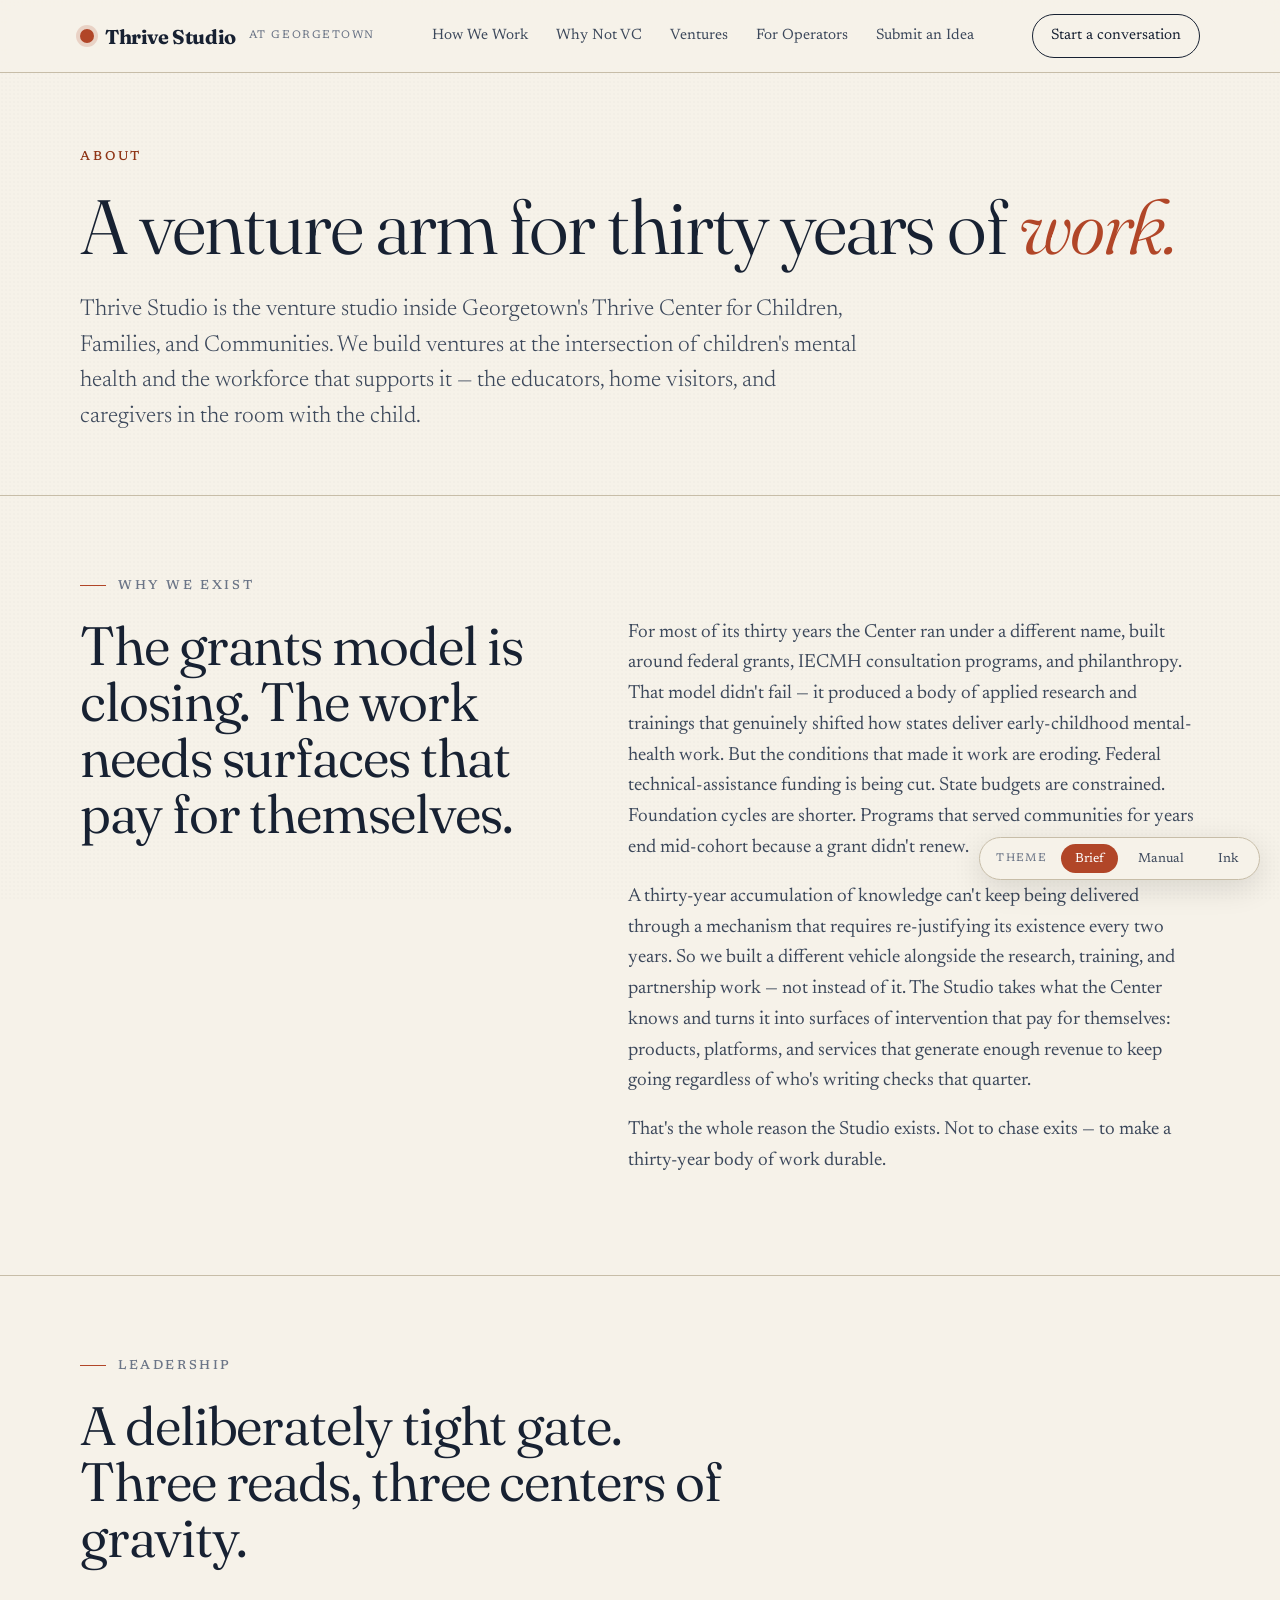
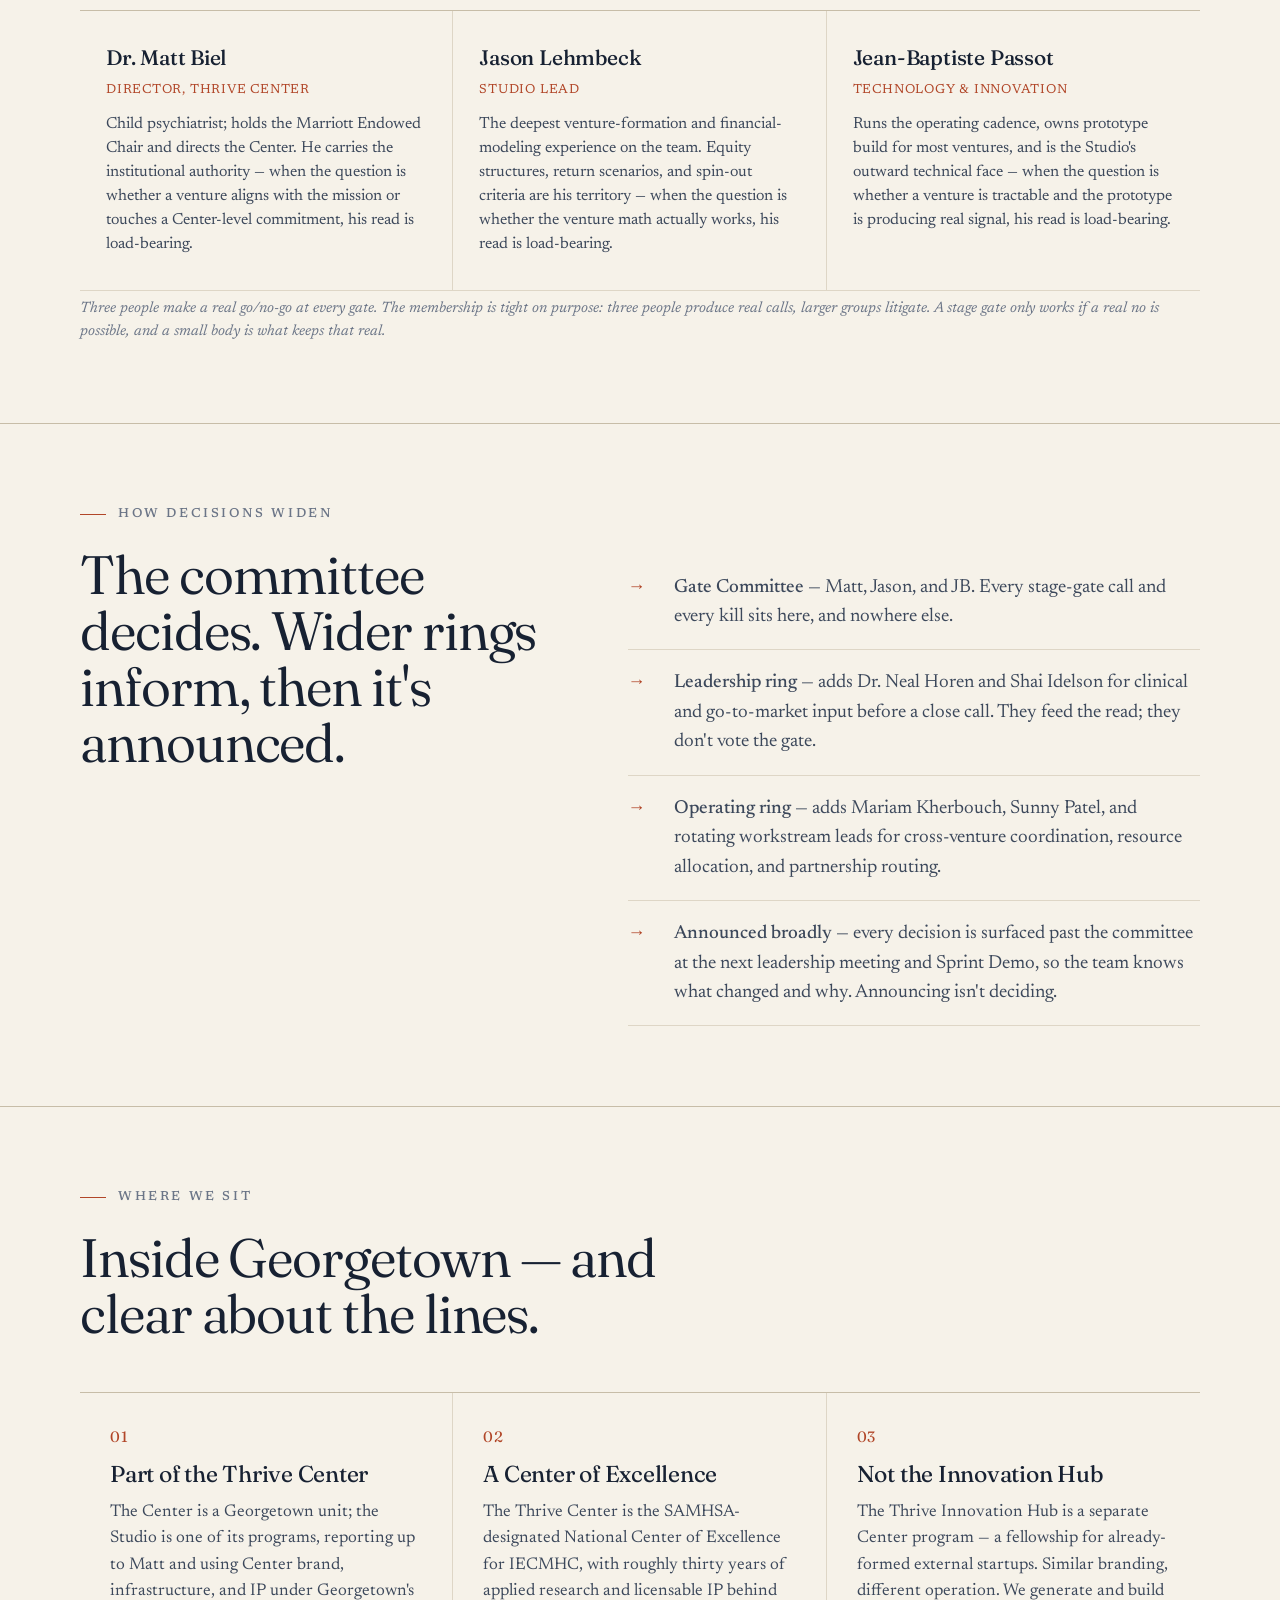
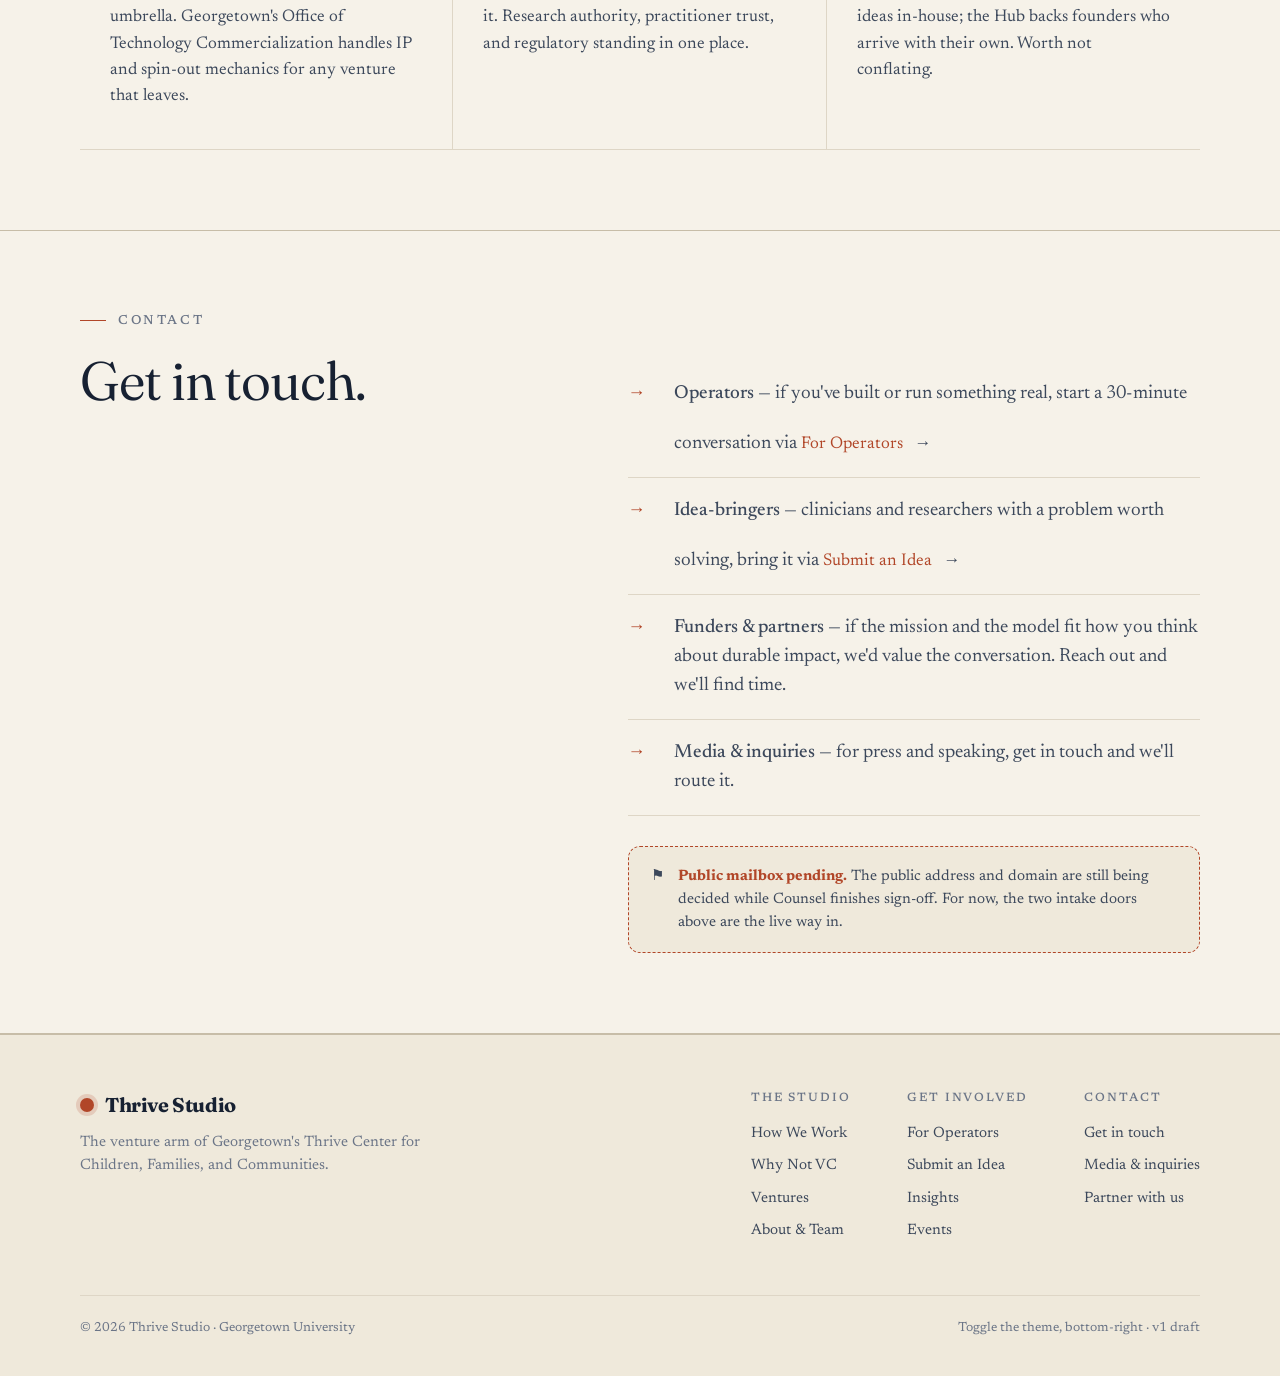
<file: _archive_v2/about.html>
<!DOCTYPE html>
<html lang="en" data-theme="brief">
<head>
<meta charset="utf-8" />
<meta name="viewport" content="width=device-width, initial-scale=1" />
<script>(function(){try{var t=localStorage.getItem('ts-theme')||'brief';document.documentElement.setAttribute('data-theme',t);}catch(e){}})();</script>
<title>About &amp; Team — Thrive Studio</title>
<meta name="description" content="The venture studio inside Georgetown's Thrive Center. Why a venture arm for thirty years of work, who makes the calls, where we sit inside Georgetown, and how to reach us." />
<link rel="preconnect" href="https://fonts.googleapis.com" />
<link rel="preconnect" href="https://fonts.gstatic.com" crossorigin />
<link href="https://fonts.googleapis.com/css2?family=Fraunces:ital,opsz,wght@0,9..144,300..700;1,9..144,400..600&family=Newsreader:ital,opsz,wght@0,6..72,300..600;1,6..72,300..500&family=Archivo:ital,wght@0,300..900;1,400..700&family=Space+Mono:wght@400;700&display=swap" rel="stylesheet" />
<link rel="stylesheet" href="styles.css" />
</head>
<body>
<header class="nav">
  <div class="wrap nav-inner">
    <a href="index.html" class="brand"><span class="mark"></span>Thrive&nbsp;Studio<span class="tag">at Georgetown</span></a>
    <nav class="links">
      <a href="how-it-works.html">How We Work</a>
      <a href="why-thrive.html">Why Not VC</a>
      <a href="ventures.html">Ventures</a>
      <a href="for-operators.html">For Operators</a>
      <a href="submit-an-idea.html">Submit an Idea</a>
    </nav>
    <a href="for-operators.html" class="nav-cta">Start a conversation</a>
  </div>
</header>

<section class="pagehead">
  <div class="wrap">
    <div class="eyebrow fu d1">About</div>
    <h1 class="fu d2">A venture arm for thirty years of <em>work.</em></h1>
    <p class="sub fu d3">Thrive Studio is the venture studio inside Georgetown's Thrive Center for Children, Families, and Communities. We build ventures at the intersection of children's mental health and the workforce that supports it — the educators, home visitors, and caregivers in the room with the child.</p>
  </div>
</section>

<section class="band">
  <div class="wrap"><div class="pad">
    <div class="kicker"><span class="k-no"></span>Why we exist</div>
    <div class="twocol">
      <h2 class="sec">The grants model is closing. The work needs surfaces that pay for themselves.</h2>
      <div class="prose">
        <p>For most of its thirty years the Center ran under a different name, built around federal grants, IECMH consultation programs, and philanthropy. That model didn't fail — it produced a body of applied research and trainings that genuinely shifted how states deliver early-childhood mental-health work. But the conditions that made it work are eroding. Federal technical-assistance funding is being cut. State budgets are constrained. Foundation cycles are shorter. Programs that served communities for years end mid-cohort because a grant didn't renew.</p>
        <p>A thirty-year accumulation of knowledge can't keep being delivered through a mechanism that requires re-justifying its existence every two years. So we built a different vehicle alongside the research, training, and partnership work — not instead of it. The Studio takes what the Center knows and turns it into surfaces of intervention that pay for themselves: products, platforms, and services that generate enough revenue to keep going regardless of who's writing checks that quarter.</p>
        <p>That's the whole reason the Studio exists. Not to chase exits — to make a thirty-year body of work durable.</p>
      </div>
    </div>
  </div></div>
</section>

<section class="band">
  <div class="wrap"><div class="pad">
    <div class="kicker"><span class="k-no"></span>Leadership</div>
    <h2 class="sec">A deliberately tight gate. Three reads, three centers of gravity.</h2>
    <div class="team">
      <div class="member">
        <div class="mn">Dr. Matt Biel</div>
        <div class="mr">Director, Thrive Center</div>
        <p>Child psychiatrist; holds the Marriott Endowed Chair and directs the Center. He carries the institutional authority — when the question is whether a venture aligns with the mission or touches a Center-level commitment, his read is load-bearing.</p>
      </div>
      <div class="member">
        <div class="mn">Jason Lehmbeck</div>
        <div class="mr">Studio Lead</div>
        <p>The deepest venture-formation and financial-modeling experience on the team. Equity structures, return scenarios, and spin-out criteria are his territory — when the question is whether the venture math actually works, his read is load-bearing.</p>
      </div>
      <div class="member">
        <div class="mn">Jean-Baptiste Passot</div>
        <div class="mr">Technology &amp; Innovation</div>
        <p>Runs the operating cadence, owns prototype build for most ventures, and is the Studio's outward technical face — when the question is whether a venture is tractable and the prototype is producing real signal, his read is load-bearing.</p>
      </div>
    </div>
    <p class="form-note">Three people make a real go/no-go at every gate. The membership is tight on purpose: three people produce real calls, larger groups litigate. A stage gate only works if a real <em>no</em> is possible, and a small body is what keeps that real.</p>
  </div></div>
</section>

<section class="band">
  <div class="wrap"><div class="pad">
    <div class="kicker"><span class="k-no"></span>How decisions widen</div>
    <div class="twocol">
      <h2 class="sec">The committee decides. Wider rings inform, then it's announced.</h2>
      <div>
        <ul class="flist">
          <li><span><b>Gate Committee</b> — Matt, Jason, and JB. Every stage-gate call and every kill sits here, and nowhere else.</span></li>
          <li><span><b>Leadership ring</b> — adds Dr. Neal Horen and Shai Idelson for clinical and go-to-market input before a close call. They feed the read; they don't vote the gate.</span></li>
          <li><span><b>Operating ring</b> — adds Mariam Kherbouch, Sunny Patel, and rotating workstream leads for cross-venture coordination, resource allocation, and partnership routing.</span></li>
          <li><span><b>Announced broadly</b> — every decision is surfaced past the committee at the next leadership meeting and Sprint Demo, so the team knows what changed and why. Announcing isn't deciding.</span></li>
        </ul>
      </div>
    </div>
  </div></div>
</section>

<section class="band">
  <div class="wrap"><div class="pad">
    <div class="kicker"><span class="k-no"></span>Where we sit</div>
    <h2 class="sec">Inside Georgetown — and clear about the lines.</h2>
    <div class="cards">
      <div class="card"><div class="num">01</div><h3>Part of the Thrive Center</h3><p>The Center is a Georgetown unit; the Studio is one of its programs, reporting up to Matt and using Center brand, infrastructure, and IP under Georgetown's umbrella. Georgetown's Office of Technology Commercialization handles IP and spin-out mechanics for any venture that leaves.</p></div>
      <div class="card"><div class="num">02</div><h3>A Center of Excellence</h3><p>The Thrive Center is the SAMHSA-designated National Center of Excellence for IECMHC, with roughly thirty years of applied research and licensable IP behind it. Research authority, practitioner trust, and regulatory standing in one place.</p></div>
      <div class="card"><div class="num">03</div><h3>Not the Innovation Hub</h3><p>The Thrive Innovation Hub is a separate Center program — a fellowship for already-formed external startups. Similar branding, different operation. We generate and build ideas in-house; the Hub backs founders who arrive with their own. Worth not conflating.</p></div>
    </div>
  </div></div>
</section>

<section class="band" id="contact">
  <div class="wrap"><div class="pad">
    <div class="kicker"><span class="k-no"></span>Contact</div>
    <div class="twocol">
      <h2 class="sec">Get in touch.</h2>
      <div>
        <ul class="flist">
          <li><span><b>Operators</b> — if you've built or run something real, start a 30-minute conversation via <a href="for-operators.html" class="go">For Operators&nbsp;<span class="arr">&rarr;</span></a></span></li>
          <li><span><b>Idea-bringers</b> — clinicians and researchers with a problem worth solving, bring it via <a href="submit-an-idea.html" class="go">Submit an Idea&nbsp;<span class="arr">&rarr;</span></a></span></li>
          <li><span><b>Funders &amp; partners</b> — if the mission and the model fit how you think about durable impact, we'd value the conversation. Reach out and we'll find time.</span></li>
          <li><span><b>Media &amp; inquiries</b> — for press and speaking, get in touch and we'll route it.</span></li>
        </ul>
        <div class="stub-banner"><span>⚑</span><span><b>Public mailbox pending.</b> The public address and domain are still being decided while Counsel finishes sign-off. For now, the two intake doors above are the live way in.</span></div>
      </div>
    </div>
  </div></div>
</section>

<footer>
  <div class="wrap">
    <div class="foot-grid">
      <div class="foot-brand">
        <a href="index.html" class="brand"><span class="mark"></span>Thrive Studio</a>
        <div class="fp">The venture arm of Georgetown's Thrive Center for Children, Families, and Communities.</div>
      </div>
      <div class="foot-cols">
        <div class="foot-col"><h4>The Studio</h4><a href="how-it-works.html">How We Work</a><a href="why-thrive.html">Why Not VC</a><a href="ventures.html">Ventures</a><a href="about.html">About &amp; Team</a></div>
        <div class="foot-col"><h4>Get involved</h4><a href="for-operators.html">For Operators</a><a href="submit-an-idea.html">Submit an Idea</a><a href="insights.html">Insights</a><a href="events.html">Events</a></div>
        <div class="foot-col"><h4>Contact</h4><a href="about.html#contact">Get in touch</a><a href="about.html#contact">Media &amp; inquiries</a><a href="for-operators.html">Partner with us</a></div>
      </div>
    </div>
    <div class="foot-base"><span>© 2026 Thrive Studio · Georgetown University</span><span>Toggle the theme, bottom-right · v1 draft</span></div>
  </div>
</footer>
<script src="theme.js"></script>
</body>
</html>
</file>
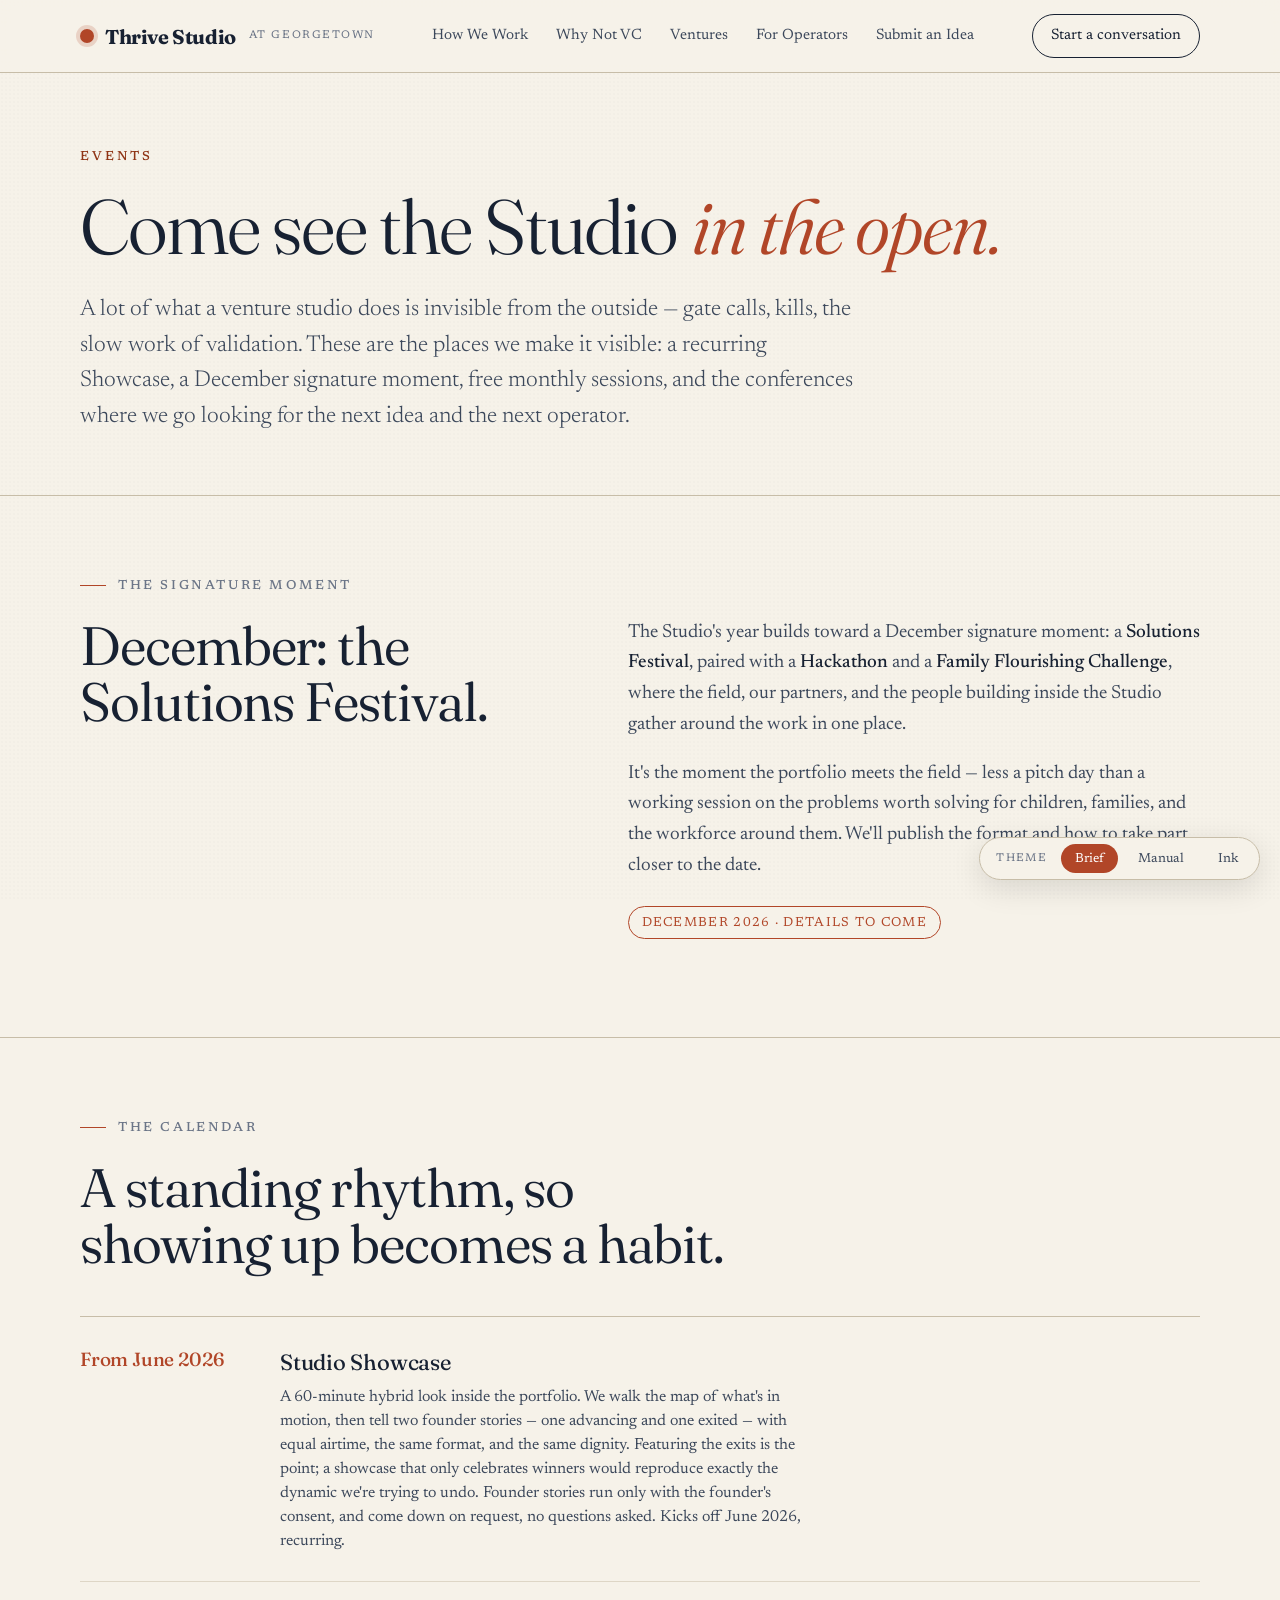
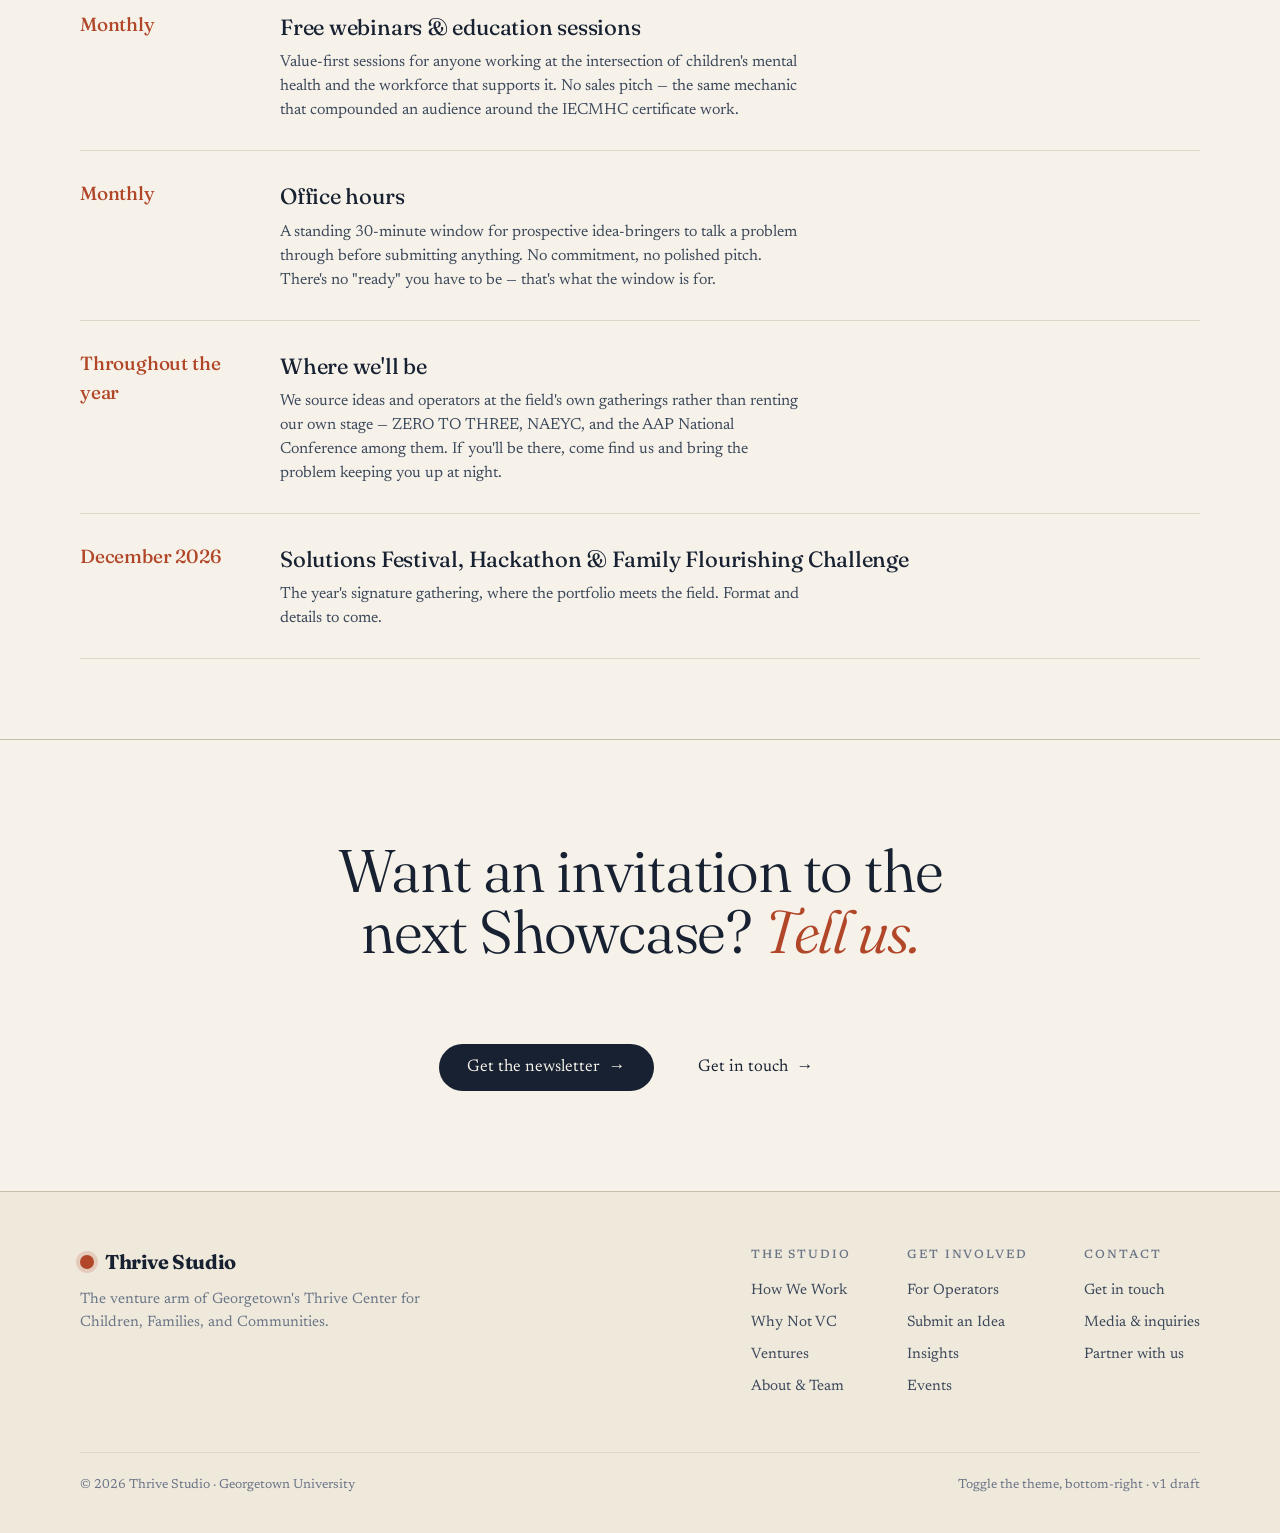
<file: _archive_v2/events.html>
<!DOCTYPE html>
<html lang="en" data-theme="brief">
<head>
<meta charset="utf-8" />
<meta name="viewport" content="width=device-width, initial-scale=1" />
<script>(function(){try{var t=localStorage.getItem('ts-theme')||'brief';document.documentElement.setAttribute('data-theme',t);}catch(e){}})();</script>
<title>Events — Thrive Studio</title>
<meta name="description" content="Where the Studio makes the work visible: a recurring hybrid Showcase, the December Solutions Festival, free monthly webinars and office hours, and the field conferences where we source the next idea and the next operator." />
<link rel="preconnect" href="https://fonts.googleapis.com" />
<link rel="preconnect" href="https://fonts.gstatic.com" crossorigin />
<link href="https://fonts.googleapis.com/css2?family=Fraunces:ital,opsz,wght@0,9..144,300..700;1,9..144,400..600&family=Newsreader:ital,opsz,wght@0,6..72,300..600;1,6..72,300..500&family=Archivo:ital,wght@0,300..900;1,400..700&family=Space+Mono:wght@400;700&display=swap" rel="stylesheet" />
<link rel="stylesheet" href="styles.css" />
</head>
<body>
<header class="nav">
  <div class="wrap nav-inner">
    <a href="index.html" class="brand"><span class="mark"></span>Thrive&nbsp;Studio<span class="tag">at Georgetown</span></a>
    <nav class="links">
      <a href="how-it-works.html">How We Work</a>
      <a href="why-thrive.html">Why Not VC</a>
      <a href="ventures.html">Ventures</a>
      <a href="for-operators.html">For Operators</a>
      <a href="submit-an-idea.html">Submit an Idea</a>
    </nav>
    <a href="for-operators.html" class="nav-cta">Start a conversation</a>
  </div>
</header>

<section class="pagehead">
  <div class="wrap">
    <div class="eyebrow fu d1">Events</div>
    <h1 class="fu d2">Come see the Studio <em>in the open.</em></h1>
    <p class="sub fu d3">A lot of what a venture studio does is invisible from the outside — gate calls, kills, the slow work of validation. These are the places we make it visible: a recurring Showcase, a December signature moment, free monthly sessions, and the conferences where we go looking for the next idea and the next operator.</p>
  </div>
</section>

<section class="band">
  <div class="wrap"><div class="pad">
    <div class="kicker"><span class="k-no"></span>The signature moment</div>
    <div class="twocol">
      <h2 class="sec">December: the Solutions Festival.</h2>
      <div class="prose">
        <p>The Studio's year builds toward a December signature moment: a <strong>Solutions Festival</strong>, paired with a <strong>Hackathon</strong> and a <strong>Family Flourishing Challenge</strong>, where the field, our partners, and the people building inside the Studio gather around the work in one place.</p>
        <p>It's the moment the portfolio meets the field — less a pitch day than a working session on the problems worth solving for children, families, and the workforce around them. We'll publish the format and how to take part closer to the date.</p>
        <p style="margin-top:24px"><span class="coming">December 2026 · details to come</span></p>
      </div>
    </div>
  </div></div>
</section>

<section class="band">
  <div class="wrap"><div class="pad">
    <div class="kicker"><span class="k-no"></span>The calendar</div>
    <h2 class="sec">A standing rhythm, so showing up becomes a habit.</h2>
    <div class="timeline">
      <div class="tl-row">
        <div class="tl-when">From June 2026</div>
        <div><h3>Studio Showcase</h3><p>A 60-minute hybrid look inside the portfolio. We walk the map of what's in motion, then tell two founder stories — one advancing and one exited — with equal airtime, the same format, and the same dignity. Featuring the exits is the point; a showcase that only celebrates winners would reproduce exactly the dynamic we're trying to undo. Founder stories run only with the founder's consent, and come down on request, no questions asked. Kicks off June 2026, recurring.</p></div>
      </div>
      <div class="tl-row">
        <div class="tl-when">Monthly</div>
        <div><h3>Free webinars &amp; education sessions</h3><p>Value-first sessions for anyone working at the intersection of children's mental health and the workforce that supports it. No sales pitch — the same mechanic that compounded an audience around the IECMHC certificate work.</p></div>
      </div>
      <div class="tl-row">
        <div class="tl-when">Monthly</div>
        <div><h3>Office hours</h3><p>A standing 30-minute window for prospective idea-bringers to talk a problem through before submitting anything. No commitment, no polished pitch. There's no "ready" you have to be — that's what the window is for.</p></div>
      </div>
      <div class="tl-row">
        <div class="tl-when">Throughout the year</div>
        <div><h3>Where we'll be</h3><p>We source ideas and operators at the field's own gatherings rather than renting our own stage — ZERO TO THREE, NAEYC, and the AAP National Conference among them. If you'll be there, come find us and bring the problem keeping you up at night.</p></div>
      </div>
      <div class="tl-row">
        <div class="tl-when">December 2026</div>
        <div><h3>Solutions Festival, Hackathon &amp; Family Flourishing Challenge</h3><p>The year's signature gathering, where the portfolio meets the field. Format and details to come.</p></div>
      </div>
    </div>
  </div></div>
</section>

<section class="closing">
  <div class="wrap">
    <h2>Want an invitation to the next Showcase? <em>Tell us.</em></h2>
    <div class="hero-cta" style="justify-content:center">
      <a href="insights.html#newsletter" class="btn btn-primary">Get the newsletter <span class="arr">&rarr;</span></a>
      <a href="about.html#contact" class="btn btn-ghost">Get in touch <span class="arr">&rarr;</span></a>
    </div>
  </div>
</section>

<footer>
  <div class="wrap">
    <div class="foot-grid">
      <div class="foot-brand">
        <a href="index.html" class="brand"><span class="mark"></span>Thrive Studio</a>
        <div class="fp">The venture arm of Georgetown's Thrive Center for Children, Families, and Communities.</div>
      </div>
      <div class="foot-cols">
        <div class="foot-col"><h4>The Studio</h4><a href="how-it-works.html">How We Work</a><a href="why-thrive.html">Why Not VC</a><a href="ventures.html">Ventures</a><a href="about.html">About &amp; Team</a></div>
        <div class="foot-col"><h4>Get involved</h4><a href="for-operators.html">For Operators</a><a href="submit-an-idea.html">Submit an Idea</a><a href="insights.html">Insights</a><a href="events.html">Events</a></div>
        <div class="foot-col"><h4>Contact</h4><a href="about.html#contact">Get in touch</a><a href="about.html#contact">Media &amp; inquiries</a><a href="for-operators.html">Partner with us</a></div>
      </div>
    </div>
    <div class="foot-base"><span>© 2026 Thrive Studio · Georgetown University</span><span>Toggle the theme, bottom-right · v1 draft</span></div>
  </div>
</footer>
<script src="theme.js"></script>
</body>
</html>
</file>
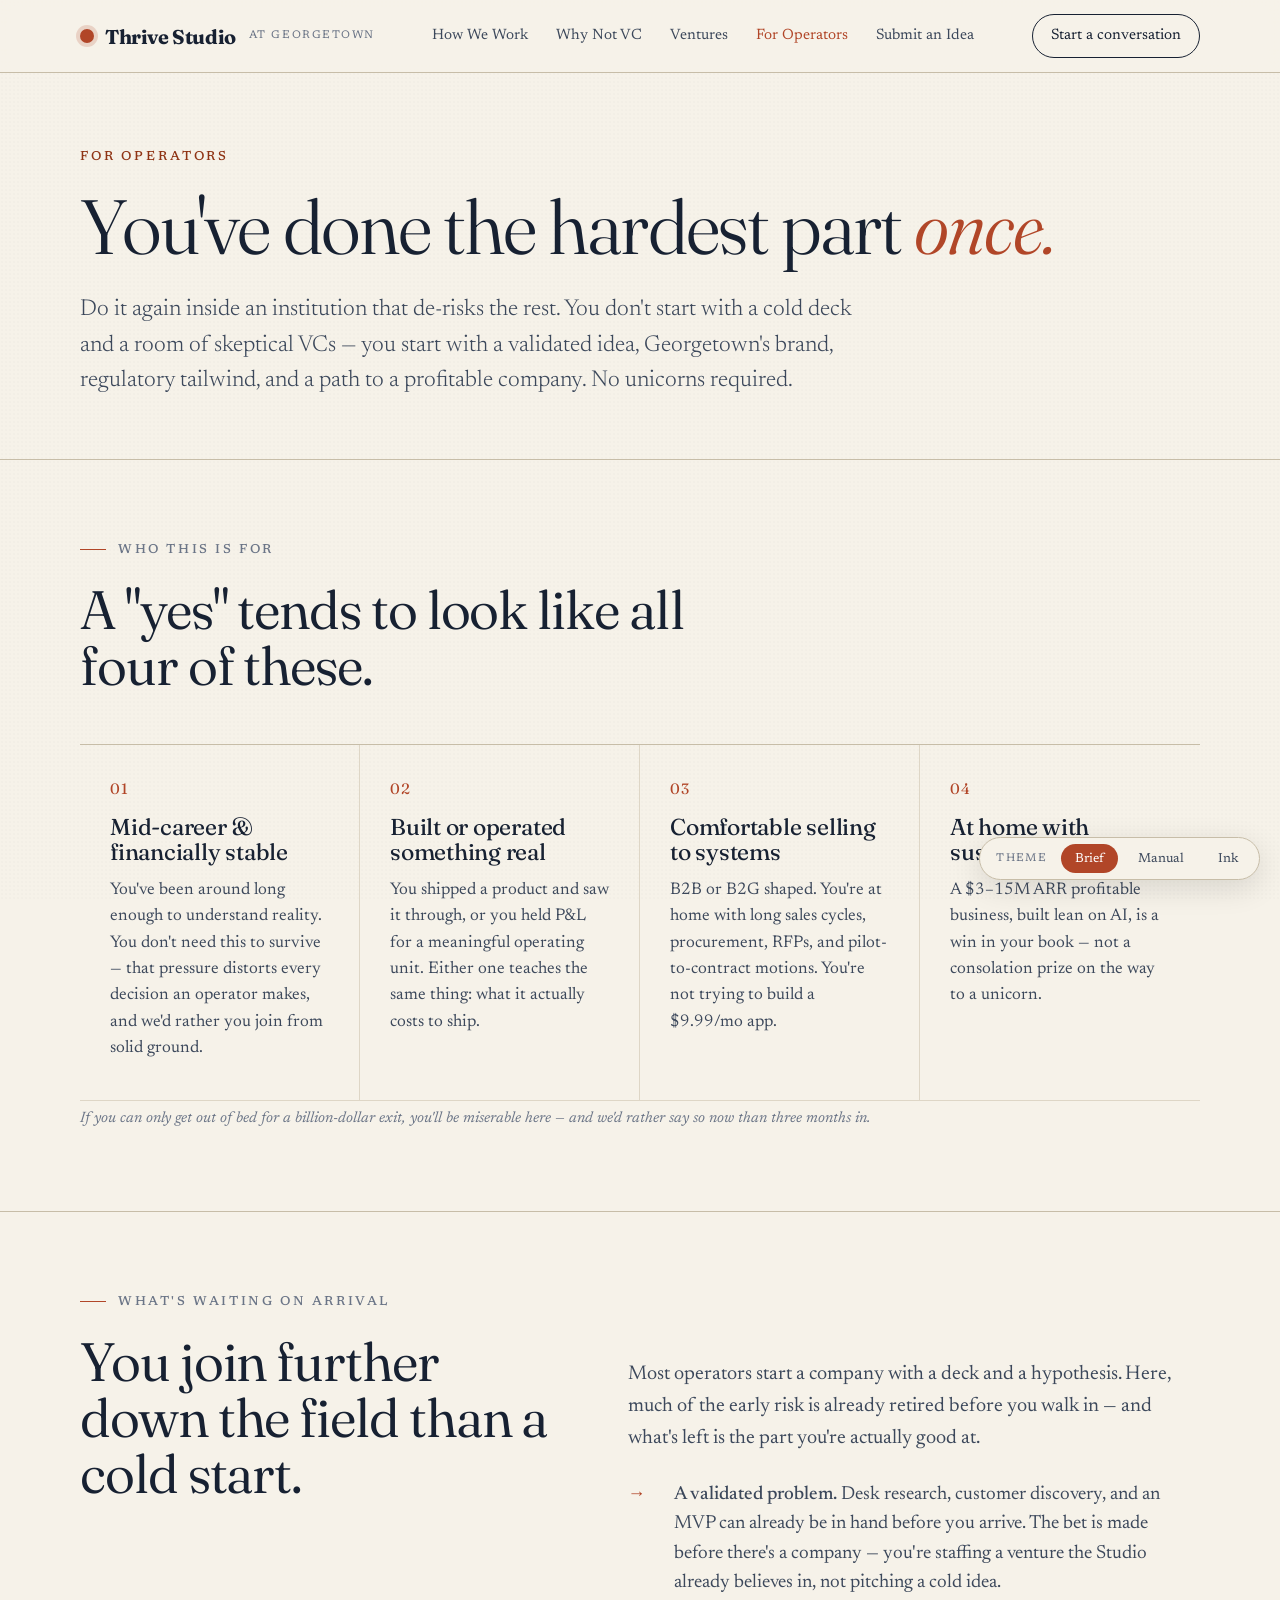
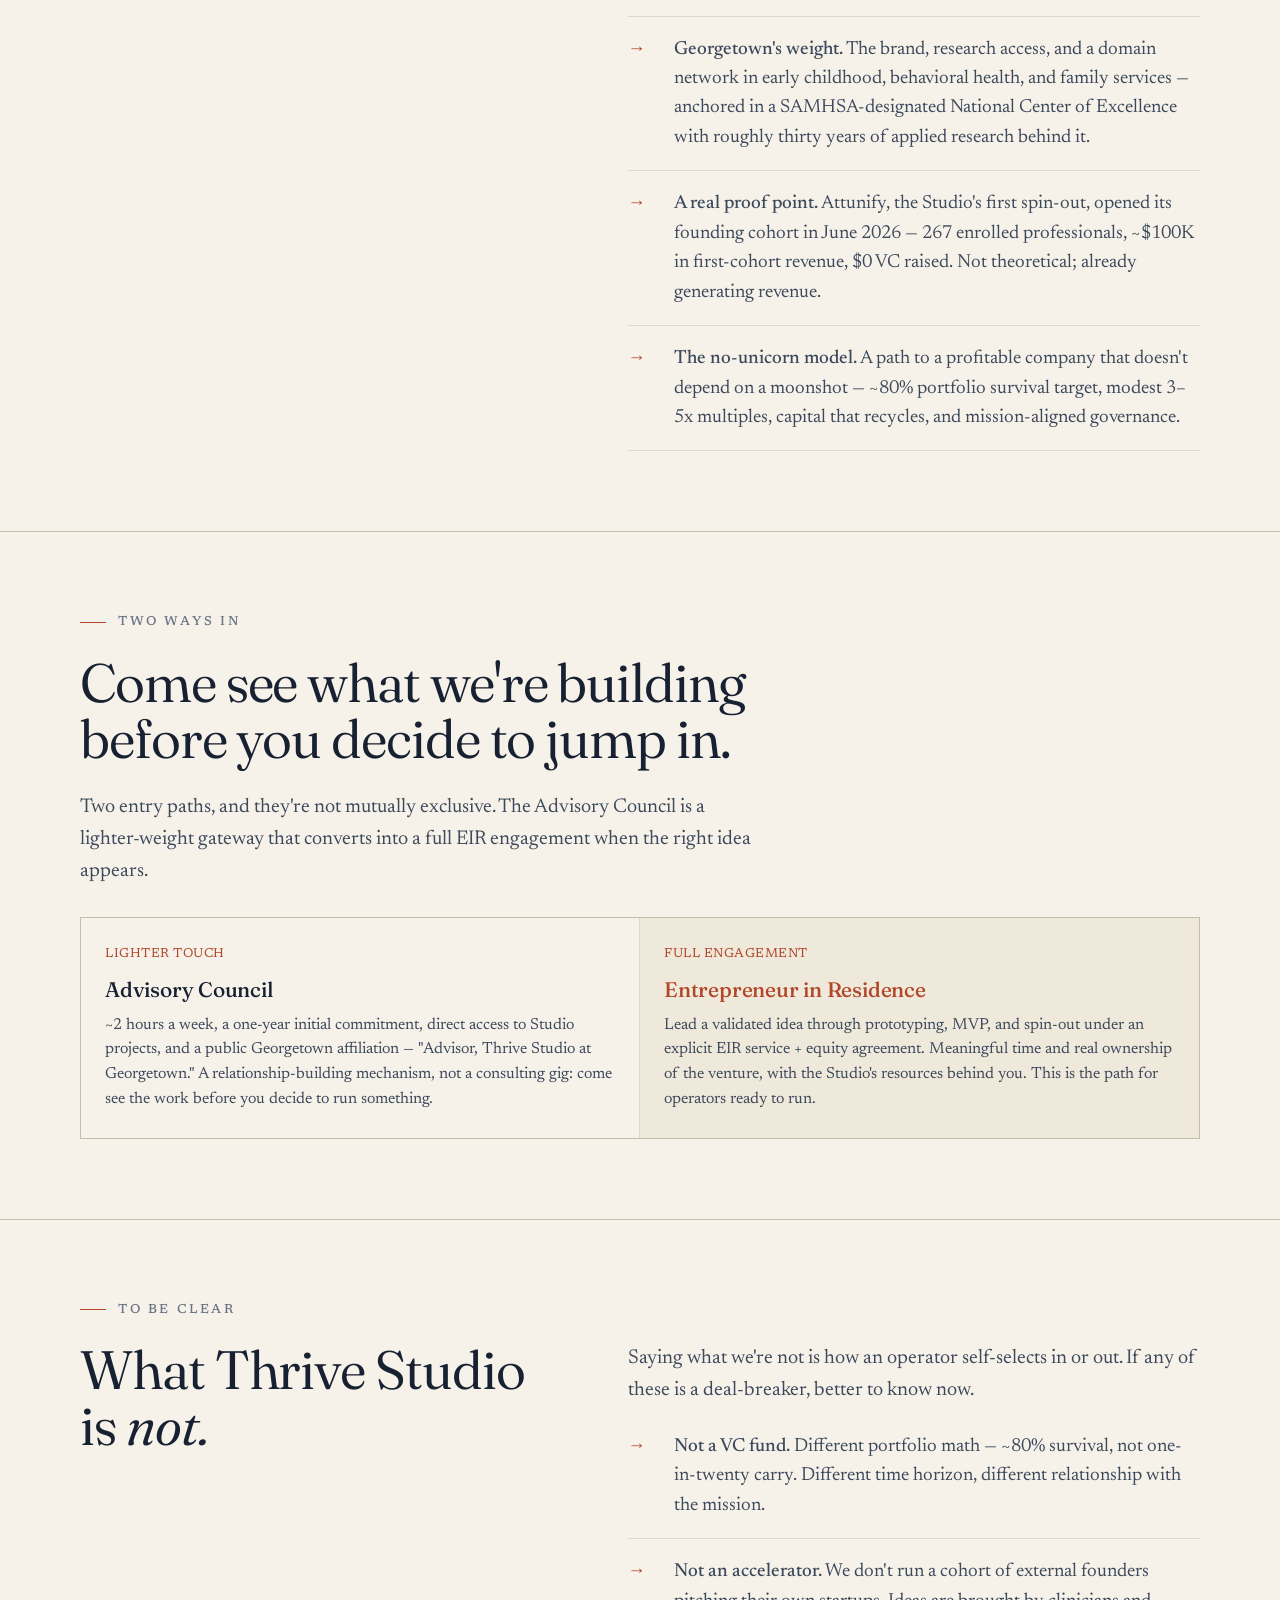
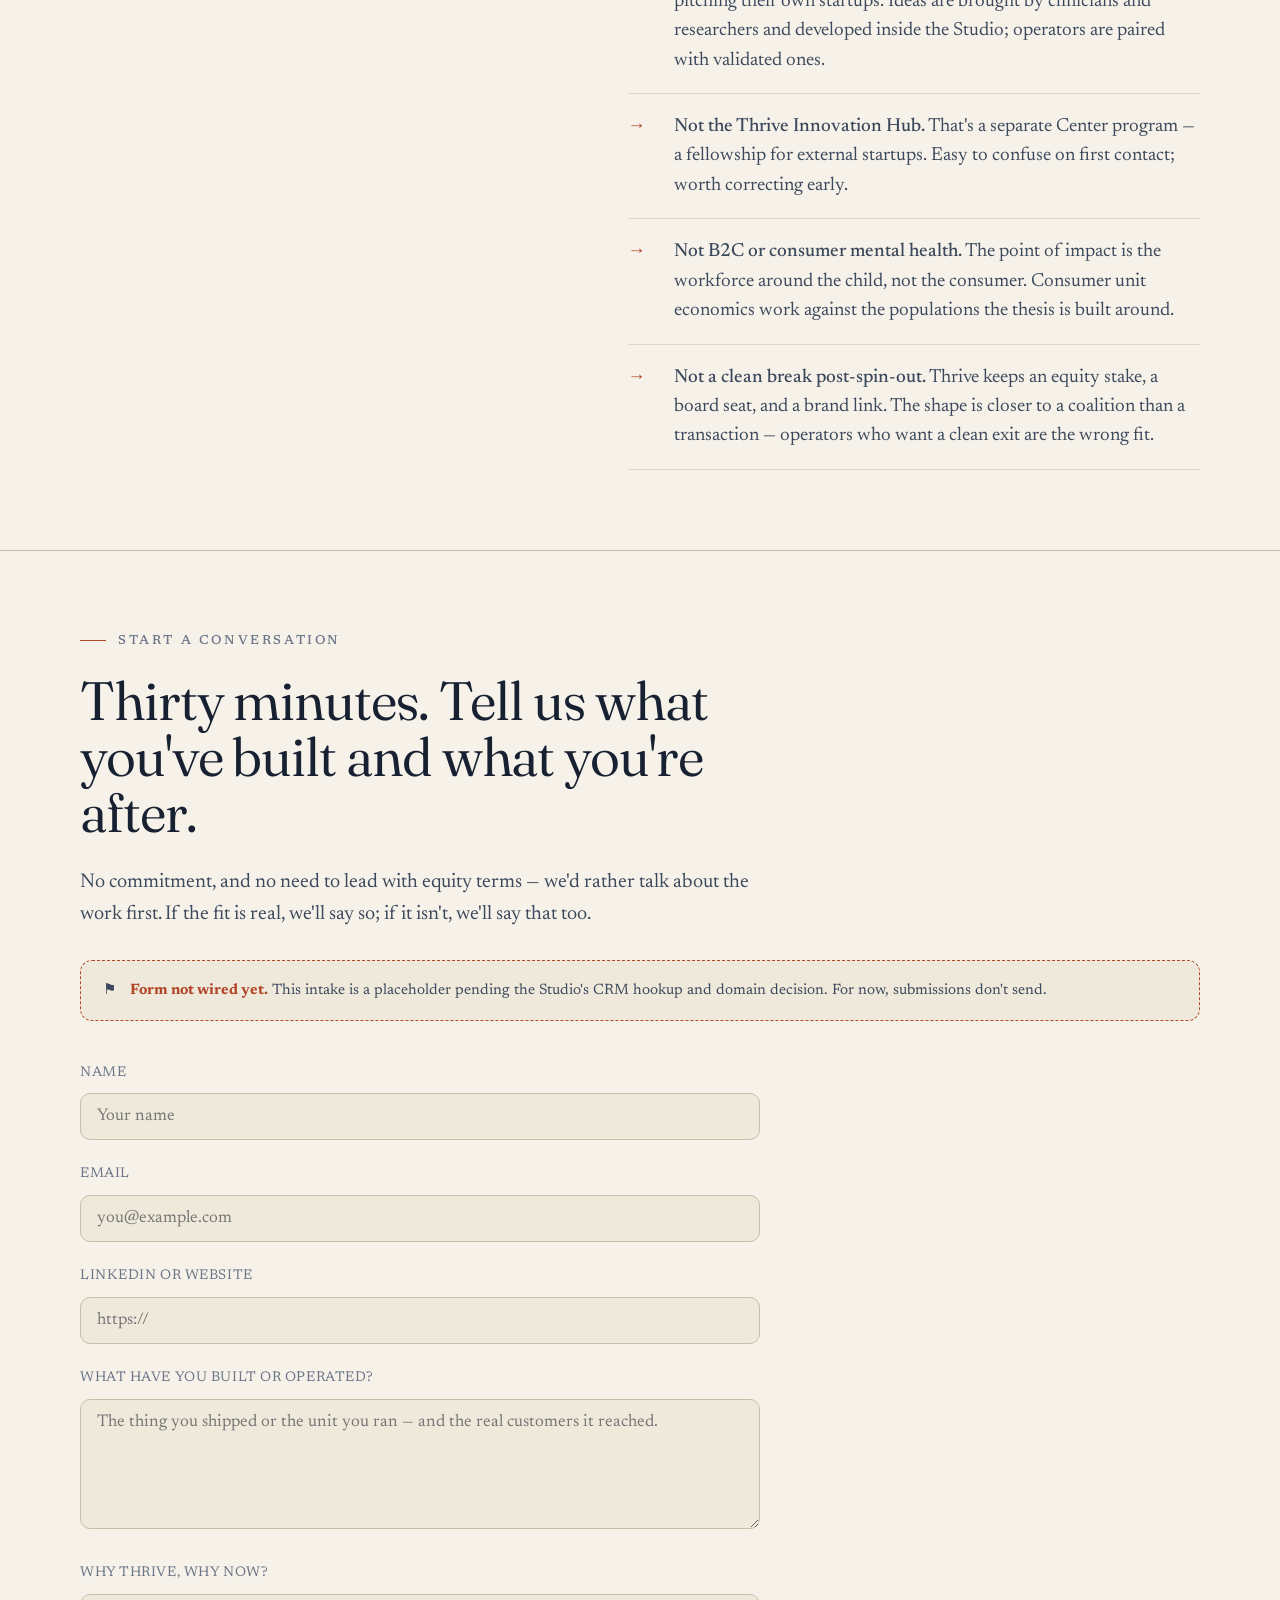
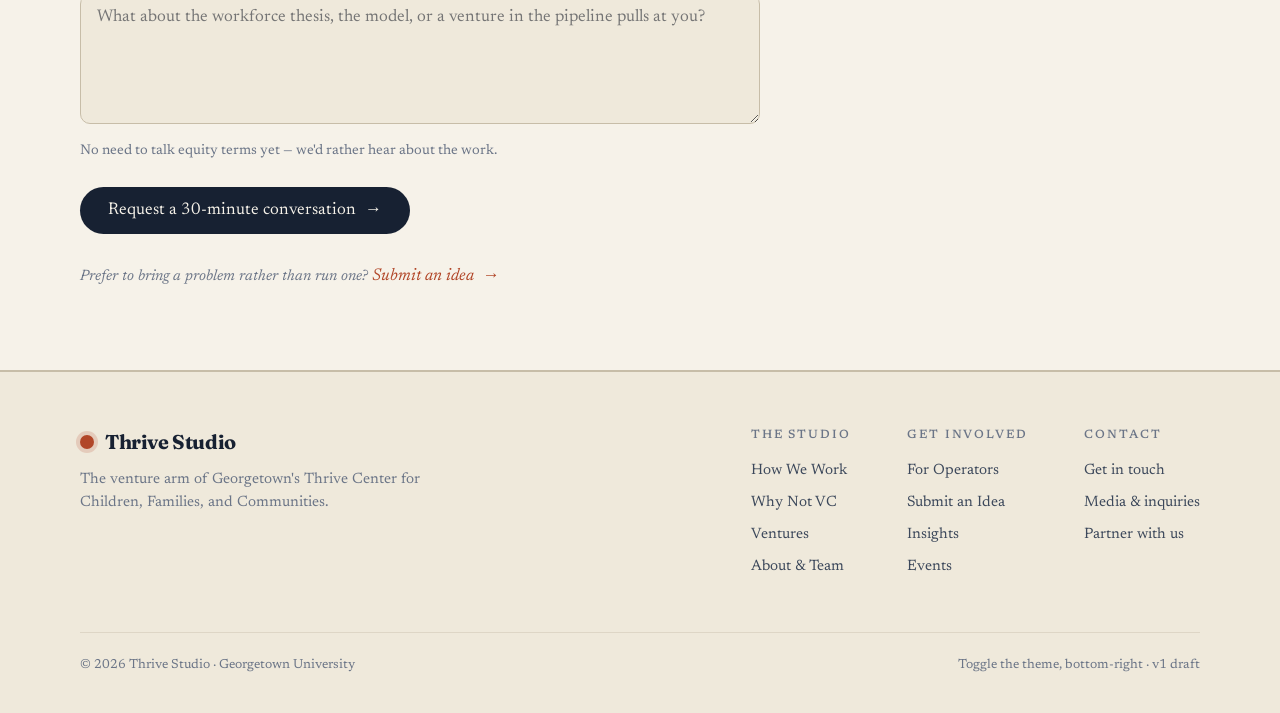
<file: _archive_v2/for-operators.html>
<!DOCTYPE html>
<html lang="en" data-theme="brief">
<head>
<meta charset="utf-8" />
<meta name="viewport" content="width=device-width, initial-scale=1" />
<script>(function(){try{var t=localStorage.getItem('ts-theme')||'brief';document.documentElement.setAttribute('data-theme',t);}catch(e){}})();</script>
<title>For Operators — Thrive Studio</title>
<meta name="description" content="You've done the hardest part once. Do it again inside an institution that de-risks the rest — a validated idea, Georgetown's brand, regulatory tailwind, and a path to a profitable company. No unicorns required." />
<link rel="preconnect" href="https://fonts.googleapis.com" />
<link rel="preconnect" href="https://fonts.gstatic.com" crossorigin />
<link href="https://fonts.googleapis.com/css2?family=Fraunces:ital,opsz,wght@0,9..144,300..700;1,9..144,400..600&family=Newsreader:ital,opsz,wght@0,6..72,300..600;1,6..72,300..500&family=Archivo:ital,wght@0,300..900;1,400..700&family=Space+Mono:wght@400;700&display=swap" rel="stylesheet" />
<link rel="stylesheet" href="styles.css" />
</head>
<body>
<header class="nav">
  <div class="wrap nav-inner">
    <a href="index.html" class="brand"><span class="mark"></span>Thrive&nbsp;Studio<span class="tag">at Georgetown</span></a>
    <nav class="links">
      <a href="how-it-works.html">How We Work</a>
      <a href="why-thrive.html">Why Not VC</a>
      <a href="ventures.html">Ventures</a>
      <a href="for-operators.html" aria-current="page">For Operators</a>
      <a href="submit-an-idea.html">Submit an Idea</a>
    </nav>
    <a href="for-operators.html" class="nav-cta">Start a conversation</a>
  </div>
</header>

<section class="pagehead">
  <div class="wrap">
    <div class="eyebrow fu d1">For operators</div>
    <h1 class="fu d2">You've done the hardest part <em>once.</em></h1>
    <p class="sub fu d3">Do it again inside an institution that de-risks the rest. You don't start with a cold deck and a room of skeptical VCs — you start with a validated idea, Georgetown's brand, regulatory tailwind, and a path to a profitable company. No unicorns required.</p>
  </div>
</section>

<section class="band">
  <div class="wrap"><div class="pad">
    <div class="kicker"><span class="k-no"></span>Who this is for</div>
    <h2 class="sec">A "yes" tends to look like all four of these.</h2>
    <div class="cards four">
      <div class="card"><div class="num">01</div><h3>Mid-career &amp; financially stable</h3><p>You've been around long enough to understand reality. You don't need this to survive — that pressure distorts every decision an operator makes, and we'd rather you join from solid ground.</p></div>
      <div class="card"><div class="num">02</div><h3>Built or operated something real</h3><p>You shipped a product and saw it through, or you held P&amp;L for a meaningful operating unit. Either one teaches the same thing: what it actually costs to ship.</p></div>
      <div class="card"><div class="num">03</div><h3>Comfortable selling to systems</h3><p>B2B or B2G shaped. You're at home with long sales cycles, procurement, RFPs, and pilot-to-contract motions. You're not trying to build a $9.99/mo app.</p></div>
      <div class="card"><div class="num">04</div><h3>At home with sustainable scale</h3><p>A $3–15M ARR profitable business, built lean on AI, is a win in your book — not a consolation prize on the way to a unicorn.</p></div>
    </div>
    <p class="form-note">If you can only get out of bed for a billion-dollar exit, you'll be miserable here — and we'd rather say so now than three months in.</p>
  </div></div>
</section>

<section class="band">
  <div class="wrap"><div class="pad">
    <div class="kicker"><span class="k-no"></span>What's waiting on arrival</div>
    <div class="twocol">
      <h2 class="sec">You join further down the field than a cold start.</h2>
      <div>
        <p class="sec-body lead-in">Most operators start a company with a deck and a hypothesis. Here, much of the early risk is already retired before you walk in — and what's left is the part you're actually good at.</p>
        <ul class="flist">
          <li><span><b>A validated problem.</b> Desk research, customer discovery, and an MVP can already be in hand before you arrive. The bet is made before there's a company — you're staffing a venture the Studio already believes in, not pitching a cold idea.</span></li>
          <li><span><b>Georgetown's weight.</b> The brand, research access, and a domain network in early childhood, behavioral health, and family services — anchored in a SAMHSA-designated National Center of Excellence with roughly thirty years of applied research behind it.</span></li>
          <li><span><b>A real proof point.</b> Attunify, the Studio's first spin-out, opened its founding cohort in June 2026 — 267 enrolled professionals, ~$100K in first-cohort revenue, $0 VC raised. Not theoretical; already generating revenue.</span></li>
          <li><span><b>The no-unicorn model.</b> A path to a profitable company that doesn't depend on a moonshot — ~80% portfolio survival target, modest 3–5x multiples, capital that recycles, and mission-aligned governance.</span></li>
        </ul>
      </div>
    </div>
  </div></div>
</section>

<section class="band">
  <div class="wrap"><div class="pad">
    <div class="kicker"><span class="k-no"></span>Two ways in</div>
    <h2 class="sec">Come see what we're building before you decide to jump in.</h2>
    <p class="sec-body lead-in">Two entry paths, and they're not mutually exclusive. The Advisory Council is a lighter-weight gateway that converts into a full EIR engagement when the right idea appears.</p>
    <div class="oc-row" style="margin-top:30px;grid-template-columns:repeat(2,1fr)">
      <div class="oc">
        <div class="on">Lighter touch</div>
        <div class="ot">Advisory Council</div>
        <div class="od">~2 hours a week, a one-year initial commitment, direct access to Studio projects, and a public Georgetown affiliation — "Advisor, Thrive Studio at Georgetown." A relationship-building mechanism, not a consulting gig: come see the work before you decide to run something.</div>
      </div>
      <div class="oc is-us">
        <div class="on">Full engagement</div>
        <div class="ot">Entrepreneur in Residence</div>
        <div class="od">Lead a validated idea through prototyping, MVP, and spin-out under an explicit EIR service + equity agreement. Meaningful time and real ownership of the venture, with the Studio's resources behind you. This is the path for operators ready to run.</div>
      </div>
    </div>
  </div></div>
</section>

<section class="band">
  <div class="wrap"><div class="pad">
    <div class="kicker"><span class="k-no"></span>To be clear</div>
    <div class="twocol">
      <h2 class="sec">What Thrive Studio is <em>not.</em></h2>
      <div>
        <p class="sec-body">Saying what we're not is how an operator self-selects in or out. If any of these is a deal-breaker, better to know now.</p>
        <ul class="flist">
          <li><span><b>Not a VC fund.</b> Different portfolio math — ~80% survival, not one-in-twenty carry. Different time horizon, different relationship with the mission.</span></li>
          <li><span><b>Not an accelerator.</b> We don't run a cohort of external founders pitching their own startups. Ideas are brought by clinicians and researchers and developed inside the Studio; operators are paired with validated ones.</span></li>
          <li><span><b>Not the Thrive Innovation Hub.</b> That's a separate Center program — a fellowship for external startups. Easy to confuse on first contact; worth correcting early.</span></li>
          <li><span><b>Not B2C or consumer mental health.</b> The point of impact is the workforce around the child, not the consumer. Consumer unit economics work against the populations the thesis is built around.</span></li>
          <li><span><b>Not a clean break post-spin-out.</b> Thrive keeps an equity stake, a board seat, and a brand link. The shape is closer to a coalition than a transaction — operators who want a clean exit are the wrong fit.</span></li>
        </ul>
      </div>
    </div>
  </div></div>
</section>

<section class="band" id="start">
  <div class="wrap"><div class="pad">
    <div class="kicker"><span class="k-no"></span>Start a conversation</div>
    <h2 class="sec">Thirty minutes. Tell us what you've built and what you're after.</h2>
    <p class="sec-body lead-in">No commitment, and no need to lead with equity terms — we'd rather talk about the work first. If the fit is real, we'll say so; if it isn't, we'll say that too.</p>
    <div class="stub-banner"><span>⚑</span><span><b>Form not wired yet.</b> This intake is a placeholder pending the Studio's CRM hookup and domain decision. For now, submissions don't send.</span></div>
    <form class="formwrap" onsubmit="return false;">
      <div class="field"><label for="o-name">Name</label><input id="o-name" type="text" placeholder="Your name" /></div>
      <div class="field"><label for="o-email">Email</label><input id="o-email" type="email" placeholder="you@example.com" /></div>
      <div class="field"><label for="o-link">LinkedIn or website</label><input id="o-link" type="url" placeholder="https://" /></div>
      <div class="field"><label for="o-built">What have you built or operated?</label><textarea id="o-built" placeholder="The thing you shipped or the unit you ran — and the real customers it reached."></textarea></div>
      <div class="field"><label for="o-why">Why Thrive, why now?</label><textarea id="o-why" placeholder="What about the workforce thesis, the model, or a venture in the pipeline pulls at you?"></textarea><div class="hint">No need to talk equity terms yet — we'd rather hear about the work.</div></div>
      <button class="btn btn-primary" type="submit">Request a 30-minute conversation <span class="arr">&rarr;</span></button>
    </form>
    <p class="form-note">Prefer to bring a problem rather than run one? <a href="submit-an-idea.html" class="go">Submit an idea <span class="arr">&rarr;</span></a></p>
  </div></div>
</section>

<footer>
  <div class="wrap">
    <div class="foot-grid">
      <div class="foot-brand">
        <a href="index.html" class="brand"><span class="mark"></span>Thrive Studio</a>
        <div class="fp">The venture arm of Georgetown's Thrive Center for Children, Families, and Communities.</div>
      </div>
      <div class="foot-cols">
        <div class="foot-col"><h4>The Studio</h4><a href="how-it-works.html">How We Work</a><a href="why-thrive.html">Why Not VC</a><a href="ventures.html">Ventures</a><a href="about.html">About &amp; Team</a></div>
        <div class="foot-col"><h4>Get involved</h4><a href="for-operators.html">For Operators</a><a href="submit-an-idea.html">Submit an Idea</a><a href="insights.html">Insights</a><a href="events.html">Events</a></div>
        <div class="foot-col"><h4>Contact</h4><a href="about.html#contact">Get in touch</a><a href="about.html#contact">Media &amp; inquiries</a><a href="for-operators.html">Partner with us</a></div>
      </div>
    </div>
    <div class="foot-base"><span>© 2026 Thrive Studio · Georgetown University</span><span>Toggle the theme, bottom-right · v1 draft</span></div>
  </div>
</footer>
<script src="theme.js"></script>
</body>
</html>
</file>
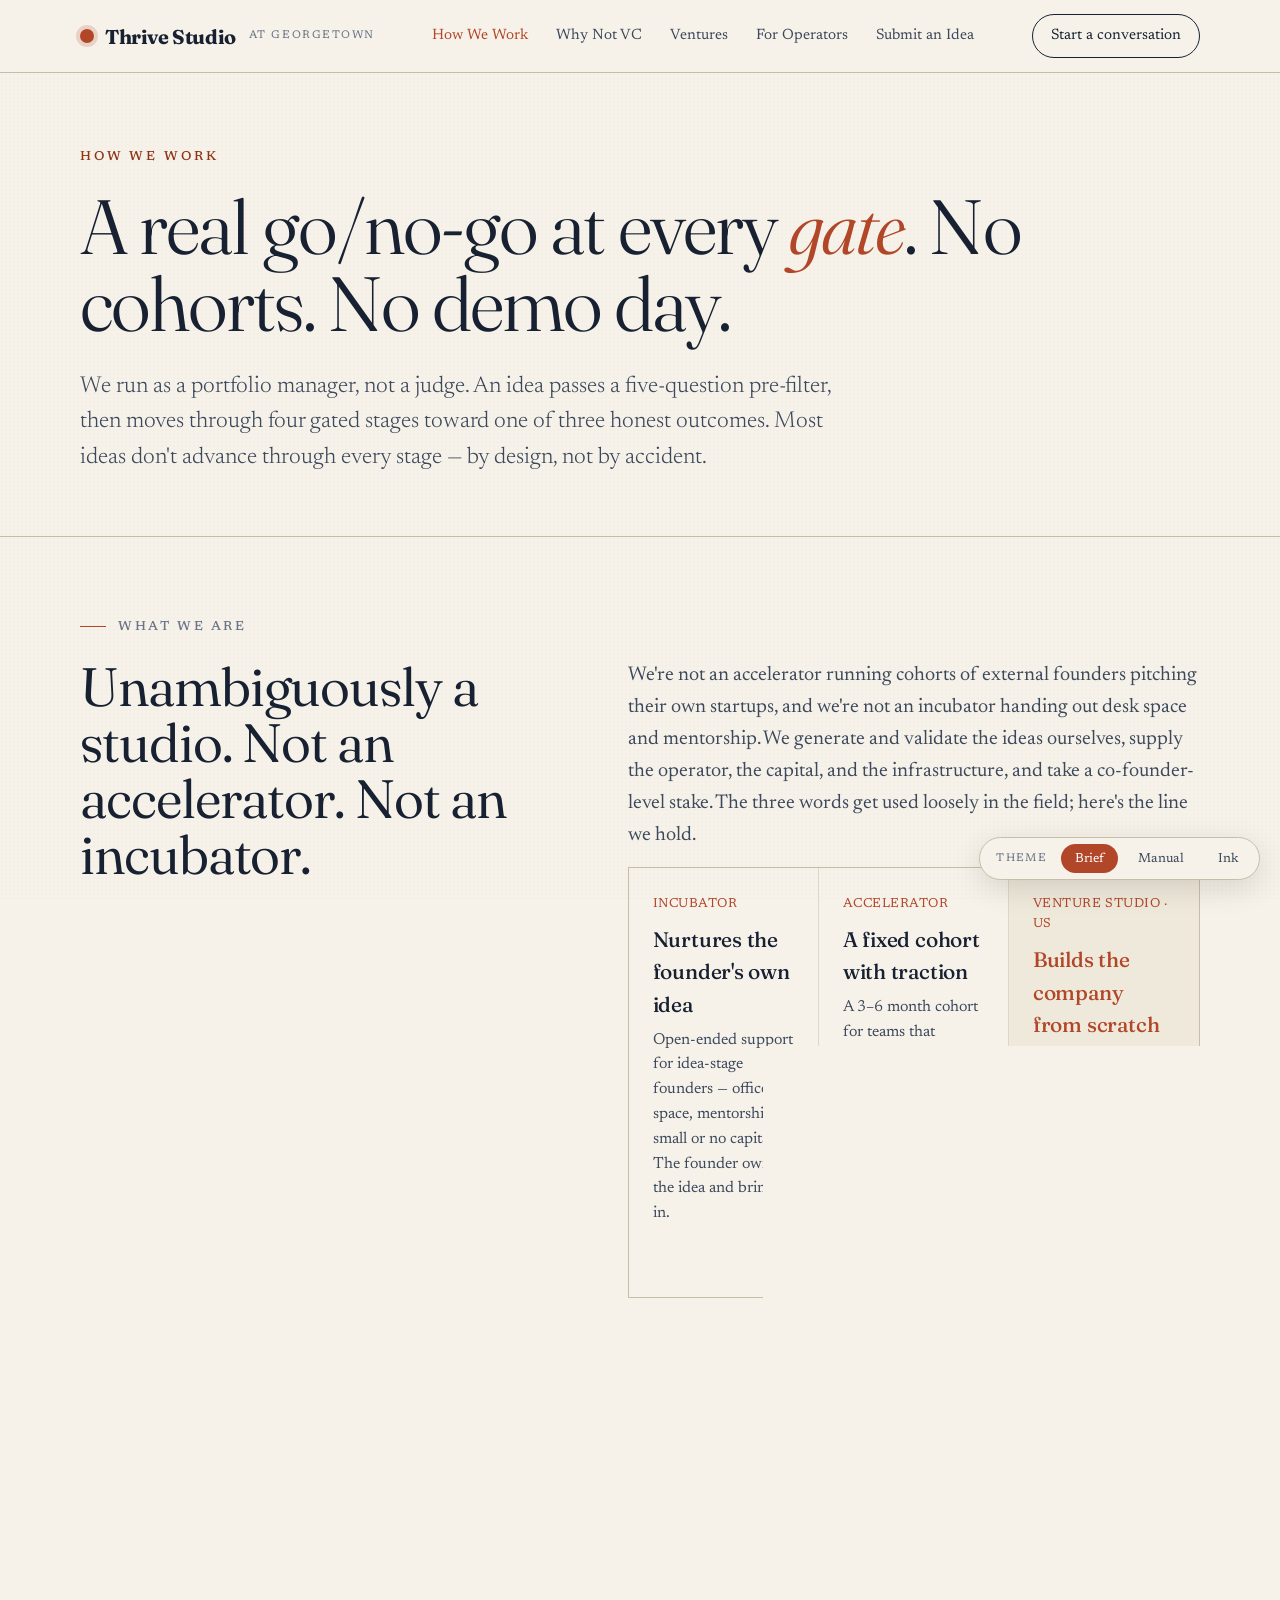
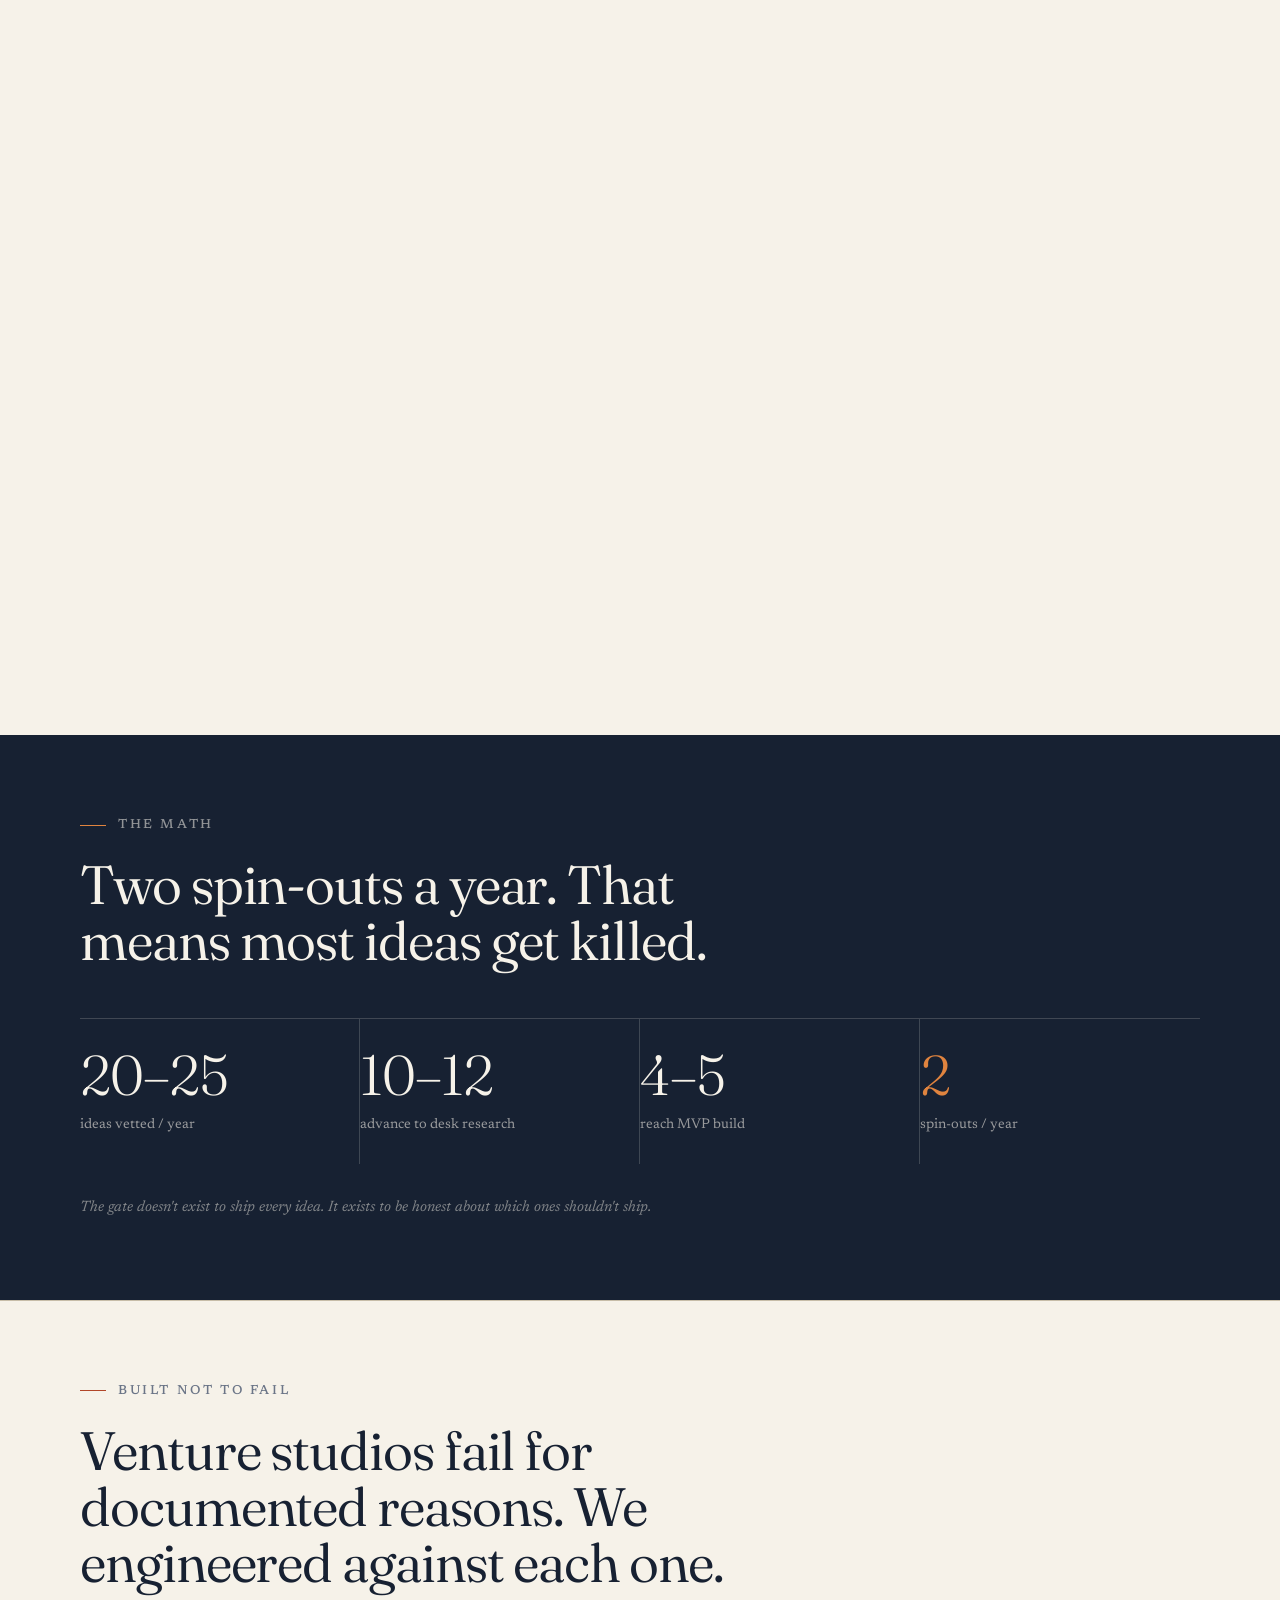
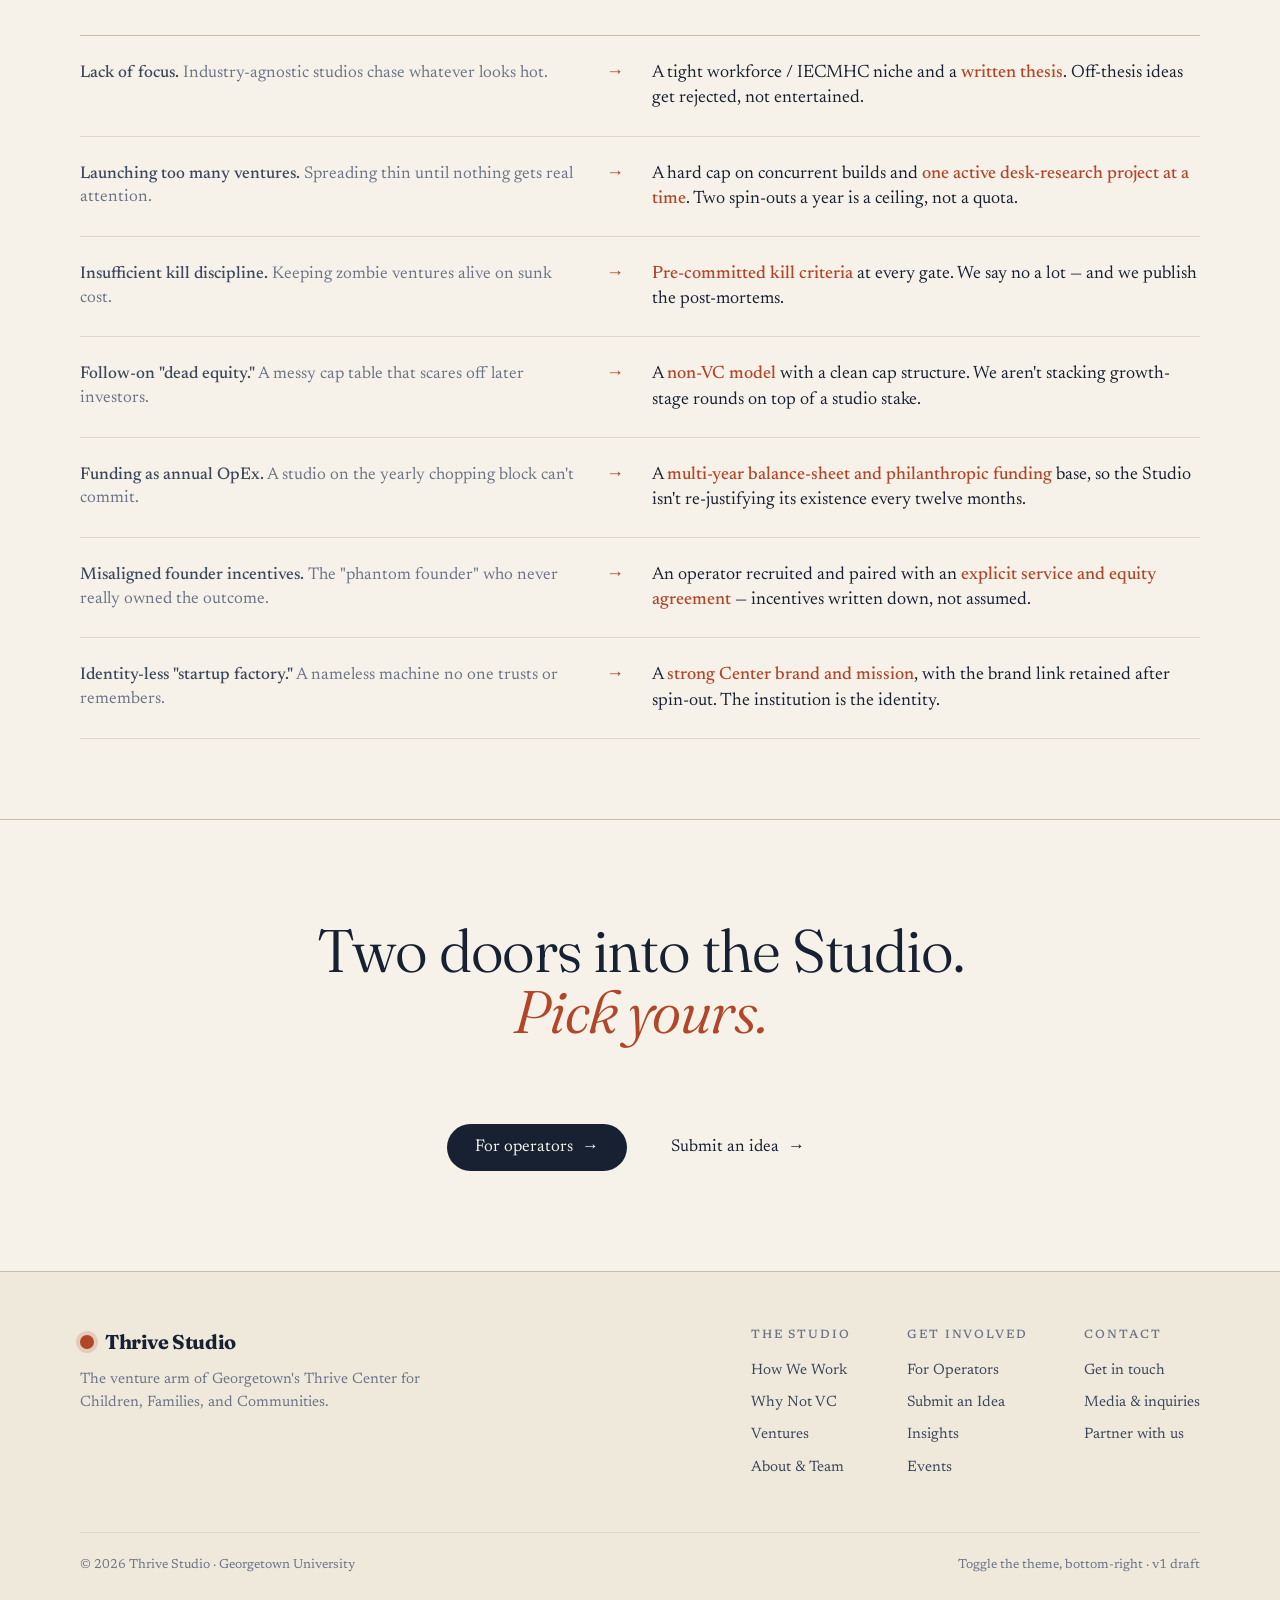
<file: _archive_v2/how-it-works.html>
<!DOCTYPE html>
<html lang="en" data-theme="brief">
<head>
<meta charset="utf-8" />
<meta name="viewport" content="width=device-width, initial-scale=1" />
<script>(function(){try{var t=localStorage.getItem('ts-theme')||'brief';document.documentElement.setAttribute('data-theme',t);}catch(e){}})();</script>
<title>How We Work — Thrive Studio</title>
<meta name="description" content="A real go/no-go at every gate. No cohorts, no demo day. An idea passes a five-question pre-filter, then four gated stages toward one of three honest outcomes: spin out, spin in, or shut down." />
<link rel="preconnect" href="https://fonts.googleapis.com" />
<link rel="preconnect" href="https://fonts.gstatic.com" crossorigin />
<link href="https://fonts.googleapis.com/css2?family=Fraunces:ital,opsz,wght@0,9..144,300..700;1,9..144,400..600&family=Newsreader:ital,opsz,wght@0,6..72,300..600;1,6..72,300..500&family=Archivo:ital,wght@0,300..900;1,400..700&family=Space+Mono:wght@400;700&display=swap" rel="stylesheet" />
<link rel="stylesheet" href="styles.css" />
</head>
<body>
<header class="nav">
  <div class="wrap nav-inner">
    <a href="index.html" class="brand"><span class="mark"></span>Thrive&nbsp;Studio<span class="tag">at Georgetown</span></a>
    <nav class="links">
      <a href="how-it-works.html" aria-current="page">How We Work</a>
      <a href="why-thrive.html">Why Not VC</a>
      <a href="ventures.html">Ventures</a>
      <a href="for-operators.html">For Operators</a>
      <a href="submit-an-idea.html">Submit an Idea</a>
    </nav>
    <a href="for-operators.html" class="nav-cta">Start a conversation</a>
  </div>
</header>

<section class="pagehead">
  <div class="wrap">
    <div class="eyebrow fu d1">How we work</div>
    <h1 class="fu d2">A real go/no-go at every <em>gate</em>. No cohorts. No demo day.</h1>
    <p class="sub fu d3">We run as a portfolio manager, not a judge. An idea passes a five-question pre-filter, then moves through four gated stages toward one of three honest outcomes. Most ideas don't advance through every stage — by design, not by accident.</p>
  </div>
</section>

<section class="band">
  <div class="wrap"><div class="pad">
    <div class="kicker"><span class="k-no"></span>What we are</div>
    <div class="twocol">
      <h2 class="sec">Unambiguously a studio. Not an accelerator. Not an incubator.</h2>
      <div>
        <p class="sec-body">We're not an accelerator running cohorts of external founders pitching their own startups, and we're not an incubator handing out desk space and mentorship. We generate and validate the ideas ourselves, supply the operator, the capital, and the infrastructure, and take a co-founder-level stake. The three words get used loosely in the field; here's the line we hold.</p>
        <div class="oc-row">
          <div class="oc"><div class="on">Incubator</div><div class="ot">Nurtures the founder's own idea</div><div class="od">Open-ended support for idea-stage founders — office space, mentorship, small or no capital. The founder owns the idea and brings it in.</div></div>
          <div class="oc"><div class="on">Accelerator</div><div class="ot">A fixed cohort with traction</div><div class="od">A 3–6 month cohort for teams that already have an MVP. A small check for roughly 5–10% equity, ending in a demo day (YC, Techstars).</div></div>
          <div class="oc is-us"><div class="on">Venture studio · us</div><div class="ot">Builds the company from scratch</div><div class="od">We generate and validate ideas internally, supply the founding operator plus capital and infrastructure, and take a co-founder-level stake. No cohort, no demo day.</div></div>
        </div>
      </div>
    </div>
  </div></div>
</section>

<section class="band">
  <div class="wrap"><div class="pad">
    <div class="kicker"><span class="k-no"></span>Before anything</div>
    <div class="twocol">
      <h2 class="sec">The pre-filter. Five questions, before any team time is spent.</h2>
      <div>
        <ul class="flist">
          <li><span><b>Mission fit.</b> Does it advance children's wellbeing in line with Thrive's mission?</span></li>
          <li><span><b>A business, not a grant.</b> Is there a plausible business model — not just a good grant idea?</span></li>
          <li><span><b>Real buyers.</b> Is there basic reason to believe paying customers exist?</span></li>
          <li><span><b>One sentence.</b> Can the hypothesis be stated in a single sentence?</span></li>
          <li><span><b>A willing leader.</b> Is someone ready to lead it with conviction?</span></li>
        </ul>
      </div>
    </div>
  </div></div>
</section>

<section class="band">
  <div class="wrap"><div class="pad">
    <div class="kicker"><span class="k-no"></span>The four gated stages</div>
    <h2 class="sec">Progressive commitment. We commit to the next stage, not to the outcome.</h2>
    <div class="stages">
      <div class="stage">
        <div class="st-no">01</div>
        <div>
          <h3>Committee Review</h3>
          <p>The idea goes to the three-person Gate Committee — Matt, Jason, and JB — for an up-or-down call on whether to invest desk-research time. Kill criteria are named here, at the start, not improvised later.</p>
        </div>
        <div class="meta"><b>Deliverable</b>One-page idea brief<br><b>Operator's role</b>May surface or sponsor the idea<br><b>Gate</b>Invest research time — yes or no</div>
      </div>
      <div class="stage">
        <div class="st-no">02</div>
        <div>
          <h3>Desk Research</h3>
          <p>Roughly two weeks at six to twelve hours per week: market sizing, competitive landscape, feasibility. We run one active desk-research project at a time — concentration over dilution — then return to the committee.</p>
        </div>
        <div class="meta"><b>Deliverable</b>Market + feasibility memo<br><b>Operator's role</b>Often paired here as the idea sharpens<br><b>Gate</b>Advance to prototyping, or exit</div>
      </div>
      <div class="stage">
        <div class="st-no">03</div>
        <div>
          <h3>Prototyping &amp; Customer Discovery</h3>
          <p>A six-to-eight-week phase budgeted at about fifty hours of customer development and forty hours of prototyping. It ends on a real-buyer-signal review — letters of intent, paid pilots, signed commitments. Data over enthusiasm.</p>
        </div>
        <div class="meta"><b>Deliverable</b>Discovery package + prototype<br><b>Operator's role</b>Leads discovery and the build<br><b>Gate</b>Real buyer signal, or exit</div>
      </div>
      <div class="stage">
        <div class="st-no">04</div>
        <div>
          <h3>Deep Validation</h3>
          <p>Full MVP, detailed cost model, team confirmation, and governance design — leading to the final call. By here the operator is running the venture, and the only question is which of the three outcomes it's actually on.</p>
        </div>
        <div class="meta"><b>Deliverable</b>Full validation + spin-out structure<br><b>Operator's role</b>Runs the venture<br><b>Gate</b>Spin out · spin in · shut down</div>
      </div>
    </div>
  </div></div>
</section>

<section class="band">
  <div class="wrap"><div class="pad">
    <div class="kicker"><span class="k-no"></span>Three outcomes</div>
    <div class="twocol">
      <h2 class="sec">No default outcome. The point is to be honest about which path each venture is on.</h2>
      <div>
        <div class="oc-row">
          <div class="oc"><div class="on">Spin out</div><div class="ot">An independent company</div><div class="od">Incorporated and launched. Thrive retains an equity stake, a board seat, the brand link, and a cost-recovery relationship. Closer to a coalition than a clean break.</div></div>
          <div class="oc"><div class="on">Spin in</div><div class="ot">A durable Center program</div><div class="od">The venture stays inside the Thrive Center as a sustainable internal product line rather than a separate company.</div></div>
          <div class="oc"><div class="on">Shut down</div><div class="ot">A clean post-mortem</div><div class="od">Stopped with documented learnings. An early exit saves the operator and the field months of misdirected effort. Exits are celebrated alongside advances.</div></div>
        </div>
        <p class="say-no">We say no a lot. <span>That's the point.</span></p>
      </div>
    </div>
  </div></div>
</section>

<section class="band proof">
  <div class="wrap"><div class="pad">
    <div class="kicker"><span class="k-no"></span>The math</div>
    <h2 class="sec">Two spin-outs a year. That means most ideas get killed.</h2>
    <div class="stats">
      <div class="stat"><div class="big">20–25</div><div class="lab">ideas vetted / year</div></div>
      <div class="stat"><div class="big">10–12</div><div class="lab">advance to desk research</div></div>
      <div class="stat"><div class="big">4–5</div><div class="lab">reach MVP build</div></div>
      <div class="stat"><div class="big"><b>2</b></div><div class="lab">spin-outs / year</div></div>
    </div>
    <p class="proof-note">The gate doesn't exist to ship every idea. It exists to be honest about which ones shouldn't ship.</p>
  </div></div>
</section>

<section class="band">
  <div class="wrap"><div class="pad">
    <div class="kicker"><span class="k-no"></span>Built not to fail</div>
    <h2 class="sec">Venture studios fail for documented reasons. We engineered against each one.</h2>
    <div class="disc">
      <div class="disc-row">
        <div class="dm"><b>Lack of focus.</b> Industry-agnostic studios chase whatever looks hot.</div>
        <div class="arrow">&rarr;</div>
        <div class="dd">A tight workforce / IECMHC niche and a <b>written thesis</b>. Off-thesis ideas get rejected, not entertained.</div>
      </div>
      <div class="disc-row">
        <div class="dm"><b>Launching too many ventures.</b> Spreading thin until nothing gets real attention.</div>
        <div class="arrow">&rarr;</div>
        <div class="dd">A hard cap on concurrent builds and <b>one active desk-research project at a time</b>. Two spin-outs a year is a ceiling, not a quota.</div>
      </div>
      <div class="disc-row">
        <div class="dm"><b>Insufficient kill discipline.</b> Keeping zombie ventures alive on sunk cost.</div>
        <div class="arrow">&rarr;</div>
        <div class="dd"><b>Pre-committed kill criteria</b> at every gate. We say no a lot — and we publish the post-mortems.</div>
      </div>
      <div class="disc-row">
        <div class="dm"><b>Follow-on "dead equity."</b> A messy cap table that scares off later investors.</div>
        <div class="arrow">&rarr;</div>
        <div class="dd">A <b>non-VC model</b> with a clean cap structure. We aren't stacking growth-stage rounds on top of a studio stake.</div>
      </div>
      <div class="disc-row">
        <div class="dm"><b>Funding as annual OpEx.</b> A studio on the yearly chopping block can't commit.</div>
        <div class="arrow">&rarr;</div>
        <div class="dd">A <b>multi-year balance-sheet and philanthropic funding</b> base, so the Studio isn't re-justifying its existence every twelve months.</div>
      </div>
      <div class="disc-row">
        <div class="dm"><b>Misaligned founder incentives.</b> The "phantom founder" who never really owned the outcome.</div>
        <div class="arrow">&rarr;</div>
        <div class="dd">An operator recruited and paired with an <b>explicit service and equity agreement</b> — incentives written down, not assumed.</div>
      </div>
      <div class="disc-row">
        <div class="dm"><b>Identity-less "startup factory."</b> A nameless machine no one trusts or remembers.</div>
        <div class="arrow">&rarr;</div>
        <div class="dd">A <b>strong Center brand and mission</b>, with the brand link retained after spin-out. The institution is the identity.</div>
      </div>
    </div>
  </div></div>
</section>

<section class="closing">
  <div class="wrap">
    <h2>Two doors into the Studio. <em>Pick yours.</em></h2>
    <div class="hero-cta" style="justify-content:center">
      <a href="for-operators.html" class="btn btn-primary">For operators <span class="arr">&rarr;</span></a>
      <a href="submit-an-idea.html" class="btn btn-ghost">Submit an idea <span class="arr">&rarr;</span></a>
    </div>
  </div>
</section>

<footer>
  <div class="wrap">
    <div class="foot-grid">
      <div class="foot-brand">
        <a href="index.html" class="brand"><span class="mark"></span>Thrive Studio</a>
        <div class="fp">The venture arm of Georgetown's Thrive Center for Children, Families, and Communities.</div>
      </div>
      <div class="foot-cols">
        <div class="foot-col"><h4>The Studio</h4><a href="how-it-works.html">How We Work</a><a href="why-thrive.html">Why Not VC</a><a href="ventures.html">Ventures</a><a href="about.html">About &amp; Team</a></div>
        <div class="foot-col"><h4>Get involved</h4><a href="for-operators.html">For Operators</a><a href="submit-an-idea.html">Submit an Idea</a><a href="insights.html">Insights</a><a href="events.html">Events</a></div>
        <div class="foot-col"><h4>Contact</h4><a href="about.html#contact">Get in touch</a><a href="about.html#contact">Media &amp; inquiries</a><a href="for-operators.html">Partner with us</a></div>
      </div>
    </div>
    <div class="foot-base"><span>© 2026 Thrive Studio · Georgetown University</span><span>Toggle the theme, bottom-right · v1 draft</span></div>
  </div>
</footer>
<script src="theme.js"></script>
</body>
</html>
</file>
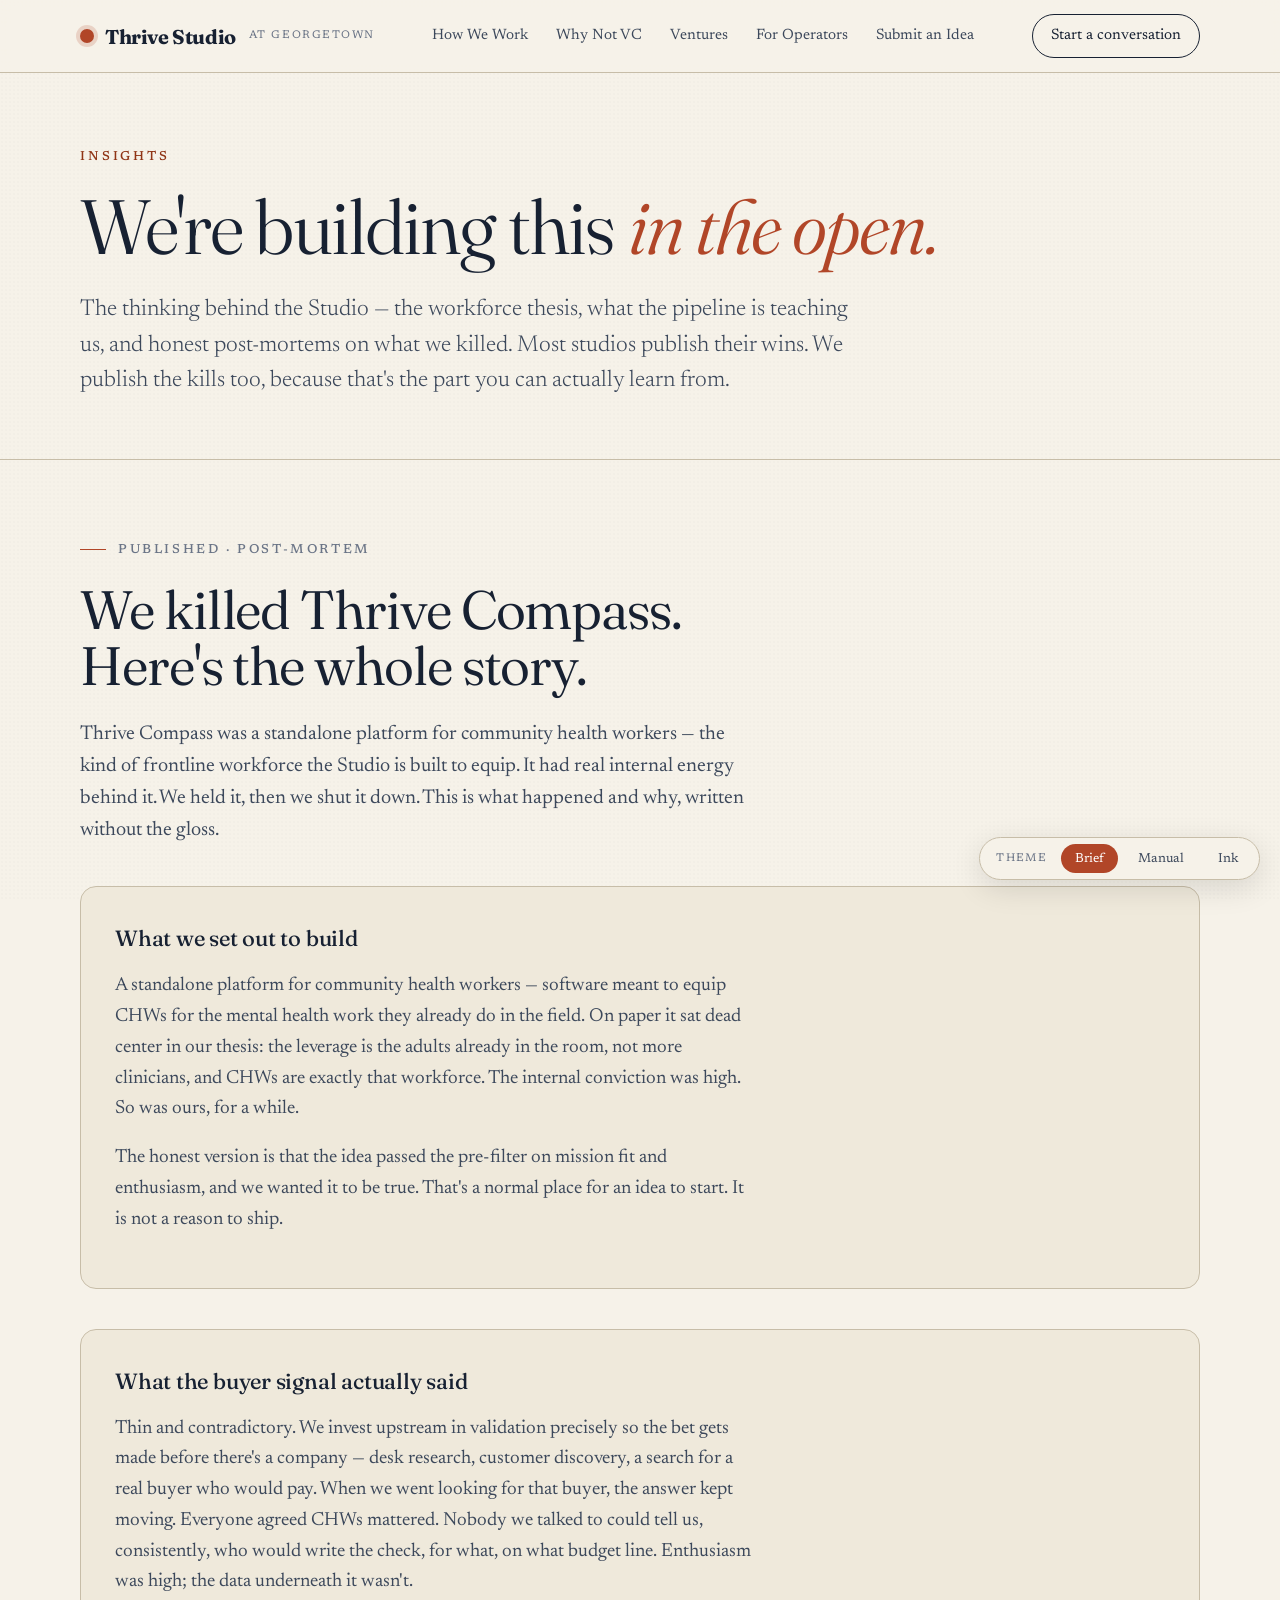
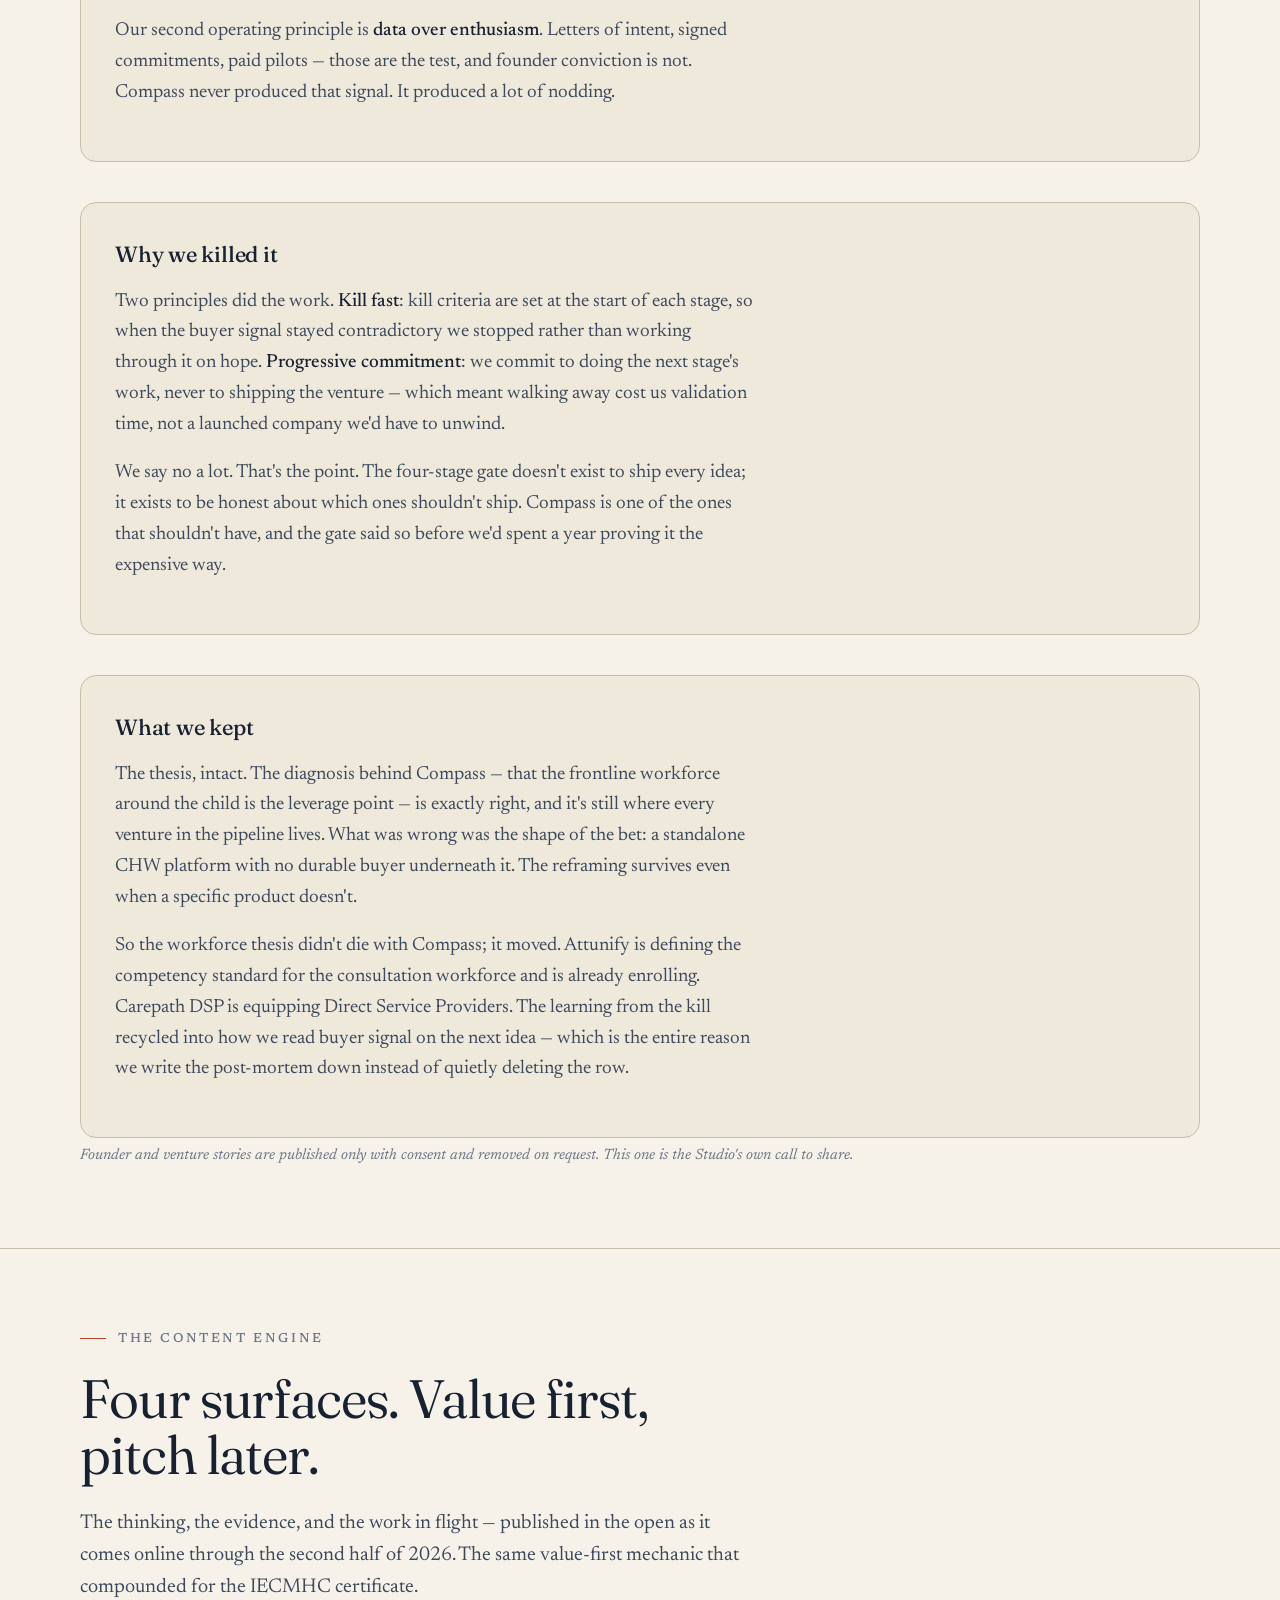
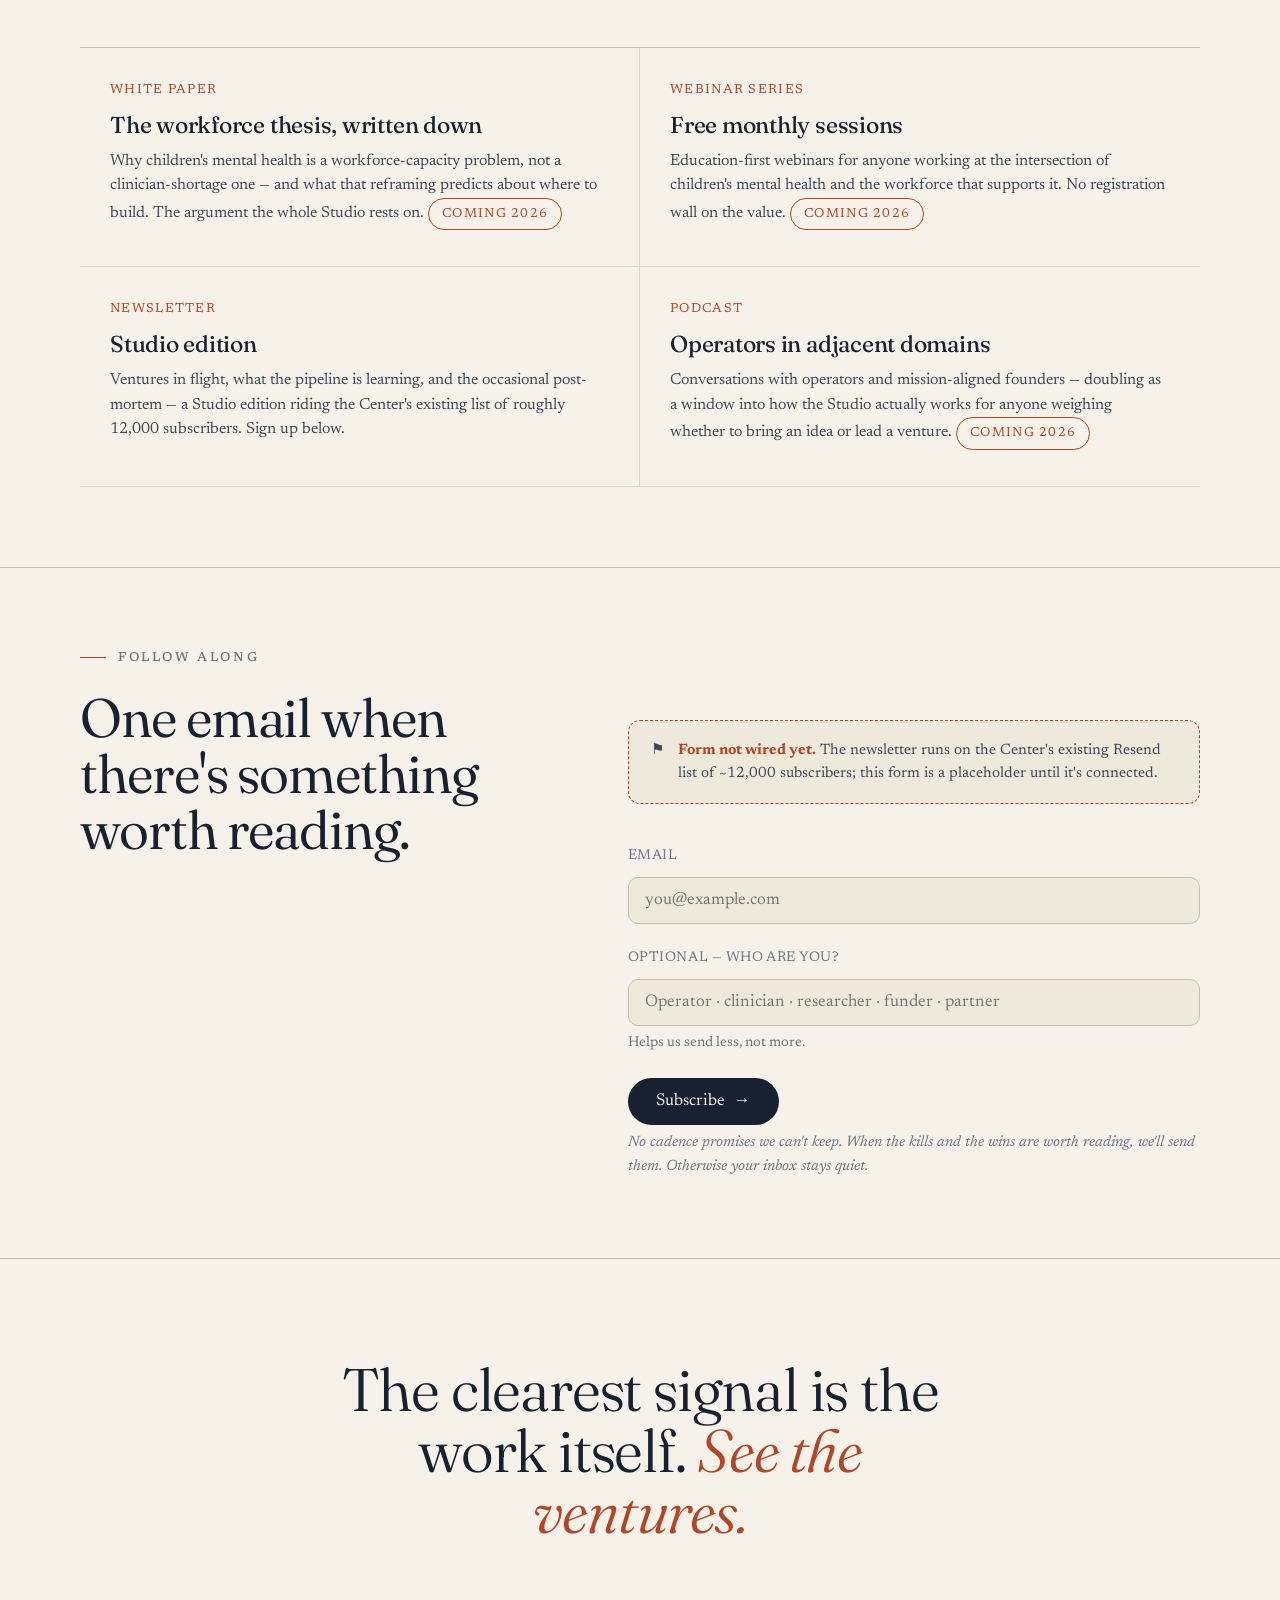
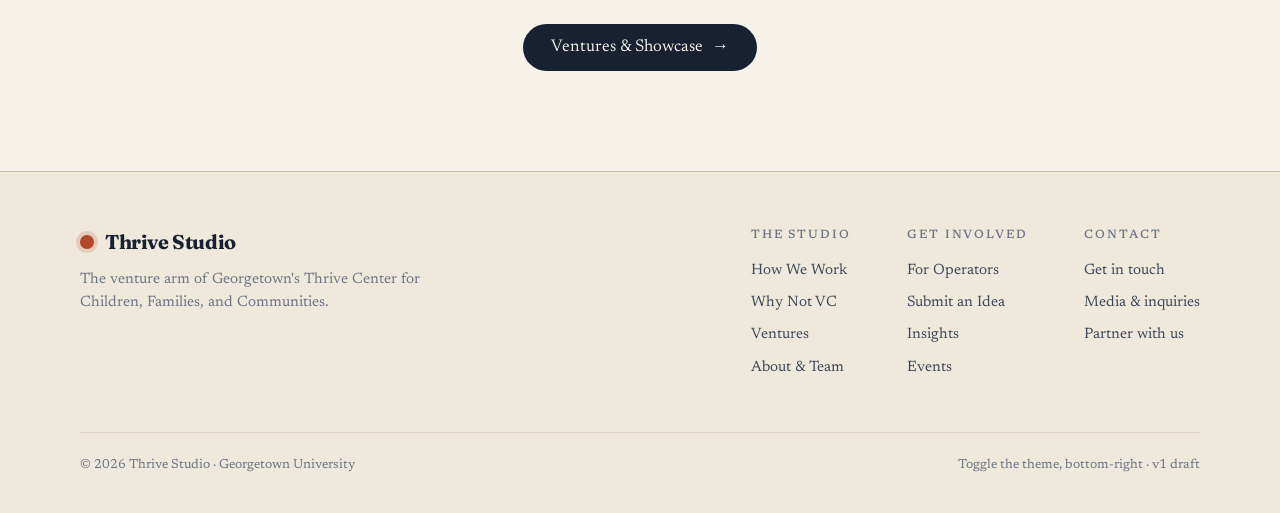
<file: _archive_v2/insights.html>
<!DOCTYPE html>
<html lang="en" data-theme="brief">
<head>
<meta charset="utf-8" />
<meta name="viewport" content="width=device-width, initial-scale=1" />
<script>(function(){try{var t=localStorage.getItem('ts-theme')||'brief';document.documentElement.setAttribute('data-theme',t);}catch(e){}})();</script>
<title>Insights — Thrive Studio</title>
<meta name="description" content="The thinking behind the Studio, including honest post-mortems on what we killed. The full Thrive Compass kill, the workforce thesis, and the content engine — white paper, webinars, newsletter, podcast." />
<link rel="preconnect" href="https://fonts.googleapis.com" />
<link rel="preconnect" href="https://fonts.gstatic.com" crossorigin />
<link href="https://fonts.googleapis.com/css2?family=Fraunces:ital,opsz,wght@0,9..144,300..700;1,9..144,400..600&family=Newsreader:ital,opsz,wght@0,6..72,300..600;1,6..72,300..500&family=Archivo:ital,wght@0,300..900;1,400..700&family=Space+Mono:wght@400;700&display=swap" rel="stylesheet" />
<link rel="stylesheet" href="styles.css" />
</head>
<body>
<header class="nav">
  <div class="wrap nav-inner">
    <a href="index.html" class="brand"><span class="mark"></span>Thrive&nbsp;Studio<span class="tag">at Georgetown</span></a>
    <nav class="links">
      <a href="how-it-works.html">How We Work</a>
      <a href="why-thrive.html">Why Not VC</a>
      <a href="ventures.html">Ventures</a>
      <a href="for-operators.html">For Operators</a>
      <a href="submit-an-idea.html">Submit an Idea</a>
    </nav>
    <a href="for-operators.html" class="nav-cta">Start a conversation</a>
  </div>
</header>

<section class="pagehead">
  <div class="wrap">
    <div class="eyebrow fu d1">Insights</div>
    <h1 class="fu d2">We're building this <em>in the open.</em></h1>
    <p class="sub fu d3">The thinking behind the Studio — the workforce thesis, what the pipeline is teaching us, and honest post-mortems on what we killed. Most studios publish their wins. We publish the kills too, because that's the part you can actually learn from.</p>
  </div>
</section>

<section class="band">
  <div class="wrap"><div class="pad">
    <div class="kicker"><span class="k-no"></span>Published · post-mortem</div>
    <h2 class="sec">We killed Thrive Compass. Here's the whole story.</h2>
    <p class="sec-body lead-in">Thrive Compass was a standalone platform for community health workers — the kind of frontline workforce the Studio is built to equip. It had real internal energy behind it. We held it, then we shut it down. This is what happened and why, written without the gloss.</p>
    <div class="callout">
      <h3>What we set out to build</h3>
      <div class="prose">
        <p>A standalone platform for community health workers — software meant to equip CHWs for the mental health work they already do in the field. On paper it sat dead center in our thesis: the leverage is the adults already in the room, not more clinicians, and CHWs are exactly that workforce. The internal conviction was high. So was ours, for a while.</p>
        <p>The honest version is that the idea passed the pre-filter on mission fit and enthusiasm, and we wanted it to be true. That's a normal place for an idea to start. It is not a reason to ship.</p>
      </div>
    </div>
    <div class="callout">
      <h3>What the buyer signal actually said</h3>
      <div class="prose">
        <p>Thin and contradictory. We invest upstream in validation precisely so the bet gets made before there's a company — desk research, customer discovery, a search for a real buyer who would pay. When we went looking for that buyer, the answer kept moving. Everyone agreed CHWs mattered. Nobody we talked to could tell us, consistently, who would write the check, for what, on what budget line. Enthusiasm was high; the data underneath it wasn't.</p>
        <p>Our second operating principle is <b>data over enthusiasm</b>. Letters of intent, signed commitments, paid pilots — those are the test, and founder conviction is not. Compass never produced that signal. It produced a lot of nodding.</p>
      </div>
    </div>
    <div class="callout">
      <h3>Why we killed it</h3>
      <div class="prose">
        <p>Two principles did the work. <b>Kill fast</b>: kill criteria are set at the start of each stage, so when the buyer signal stayed contradictory we stopped rather than working through it on hope. <b>Progressive commitment</b>: we commit to doing the next stage's work, never to shipping the venture — which meant walking away cost us validation time, not a launched company we'd have to unwind.</p>
        <p>We say no a lot. That's the point. The four-stage gate doesn't exist to ship every idea; it exists to be honest about which ones shouldn't ship. Compass is one of the ones that shouldn't have, and the gate said so before we'd spent a year proving it the expensive way.</p>
      </div>
    </div>
    <div class="callout">
      <h3>What we kept</h3>
      <div class="prose">
        <p>The thesis, intact. The diagnosis behind Compass — that the frontline workforce around the child is the leverage point — is exactly right, and it's still where every venture in the pipeline lives. What was wrong was the shape of the bet: a standalone CHW platform with no durable buyer underneath it. The reframing survives even when a specific product doesn't.</p>
        <p>So the workforce thesis didn't die with Compass; it moved. Attunify is defining the competency standard for the consultation workforce and is already enrolling. Carepath DSP is equipping Direct Service Providers. The learning from the kill recycled into how we read buyer signal on the next idea — which is the entire reason we write the post-mortem down instead of quietly deleting the row.</p>
      </div>
    </div>
    <p class="form-note">Founder and venture stories are published only with consent and removed on request. This one is the Studio's own call to share.</p>
  </div></div>
</section>

<section class="band">
  <div class="wrap"><div class="pad">
    <div class="kicker"><span class="k-no"></span>The content engine</div>
    <h2 class="sec">Four surfaces. Value first, pitch later.</h2>
    <p class="sec-body lead-in">The thinking, the evidence, and the work in flight — published in the open as it comes online through the second half of 2026. The same value-first mechanic that compounded for the IECMHC certificate.</p>
    <div class="ilist">
      <div class="icard">
        <div class="ik">White paper</div>
        <h3>The workforce thesis, written down</h3>
        <p>Why children's mental health is a workforce-capacity problem, not a clinician-shortage one — and what that reframing predicts about where to build. The argument the whole Studio rests on. <span class="coming">Coming 2026</span></p>
      </div>
      <div class="icard">
        <div class="ik">Webinar series</div>
        <h3>Free monthly sessions</h3>
        <p>Education-first webinars for anyone working at the intersection of children's mental health and the workforce that supports it. No registration wall on the value. <span class="coming">Coming 2026</span></p>
      </div>
      <div class="icard">
        <div class="ik">Newsletter</div>
        <h3>Studio edition</h3>
        <p>Ventures in flight, what the pipeline is learning, and the occasional post-mortem — a Studio edition riding the Center's existing list of roughly 12,000 subscribers. Sign up below.</p>
      </div>
      <div class="icard">
        <div class="ik">Podcast</div>
        <h3>Operators in adjacent domains</h3>
        <p>Conversations with operators and mission-aligned founders — doubling as a window into how the Studio actually works for anyone weighing whether to bring an idea or lead a venture. <span class="coming">Coming 2026</span></p>
      </div>
    </div>
  </div></div>
</section>

<section class="band" id="newsletter">
  <div class="wrap"><div class="pad">
    <div class="kicker"><span class="k-no"></span>Follow along</div>
    <div class="twocol">
      <h2 class="sec">One email when there's something worth reading.</h2>
      <div>
        <div class="stub-banner"><span>⚑</span><span><b>Form not wired yet.</b> The newsletter runs on the Center's existing Resend list of ~12,000 subscribers; this form is a placeholder until it's connected.</span></div>
        <form class="formwrap" onsubmit="return false;">
          <div class="field">
            <label for="n-email">Email</label>
            <input id="n-email" type="email" placeholder="you@example.com" />
          </div>
          <div class="field">
            <label for="n-who">Optional — who are you?</label>
            <input id="n-who" type="text" placeholder="Operator · clinician · researcher · funder · partner" />
            <div class="hint">Helps us send less, not more.</div>
          </div>
          <button class="btn btn-primary" type="submit">Subscribe <span class="arr">&rarr;</span></button>
          <p class="form-note">No cadence promises we can't keep. When the kills and the wins are worth reading, we'll send them. Otherwise your inbox stays quiet.</p>
        </form>
      </div>
    </div>
  </div></div>
</section>

<section class="closing">
  <div class="wrap">
    <h2>The clearest signal is the work itself. <em>See the ventures.</em></h2>
    <div class="hero-cta" style="justify-content:center">
      <a href="ventures.html" class="btn btn-primary">Ventures &amp; Showcase <span class="arr">&rarr;</span></a>
    </div>
  </div>
</section>

<footer>
  <div class="wrap">
    <div class="foot-grid">
      <div class="foot-brand">
        <a href="index.html" class="brand"><span class="mark"></span>Thrive Studio</a>
        <div class="fp">The venture arm of Georgetown's Thrive Center for Children, Families, and Communities.</div>
      </div>
      <div class="foot-cols">
        <div class="foot-col"><h4>The Studio</h4><a href="how-it-works.html">How We Work</a><a href="why-thrive.html">Why Not VC</a><a href="ventures.html">Ventures</a><a href="about.html">About &amp; Team</a></div>
        <div class="foot-col"><h4>Get involved</h4><a href="for-operators.html">For Operators</a><a href="submit-an-idea.html">Submit an Idea</a><a href="insights.html">Insights</a><a href="events.html">Events</a></div>
        <div class="foot-col"><h4>Contact</h4><a href="about.html#contact">Get in touch</a><a href="about.html#contact">Media &amp; inquiries</a><a href="for-operators.html">Partner with us</a></div>
      </div>
    </div>
    <div class="foot-base"><span>© 2026 Thrive Studio · Georgetown University</span><span>Toggle the theme, bottom-right · v1 draft</span></div>
  </div>
</footer>
<script src="theme.js"></script>
</body>
</html>
</file>
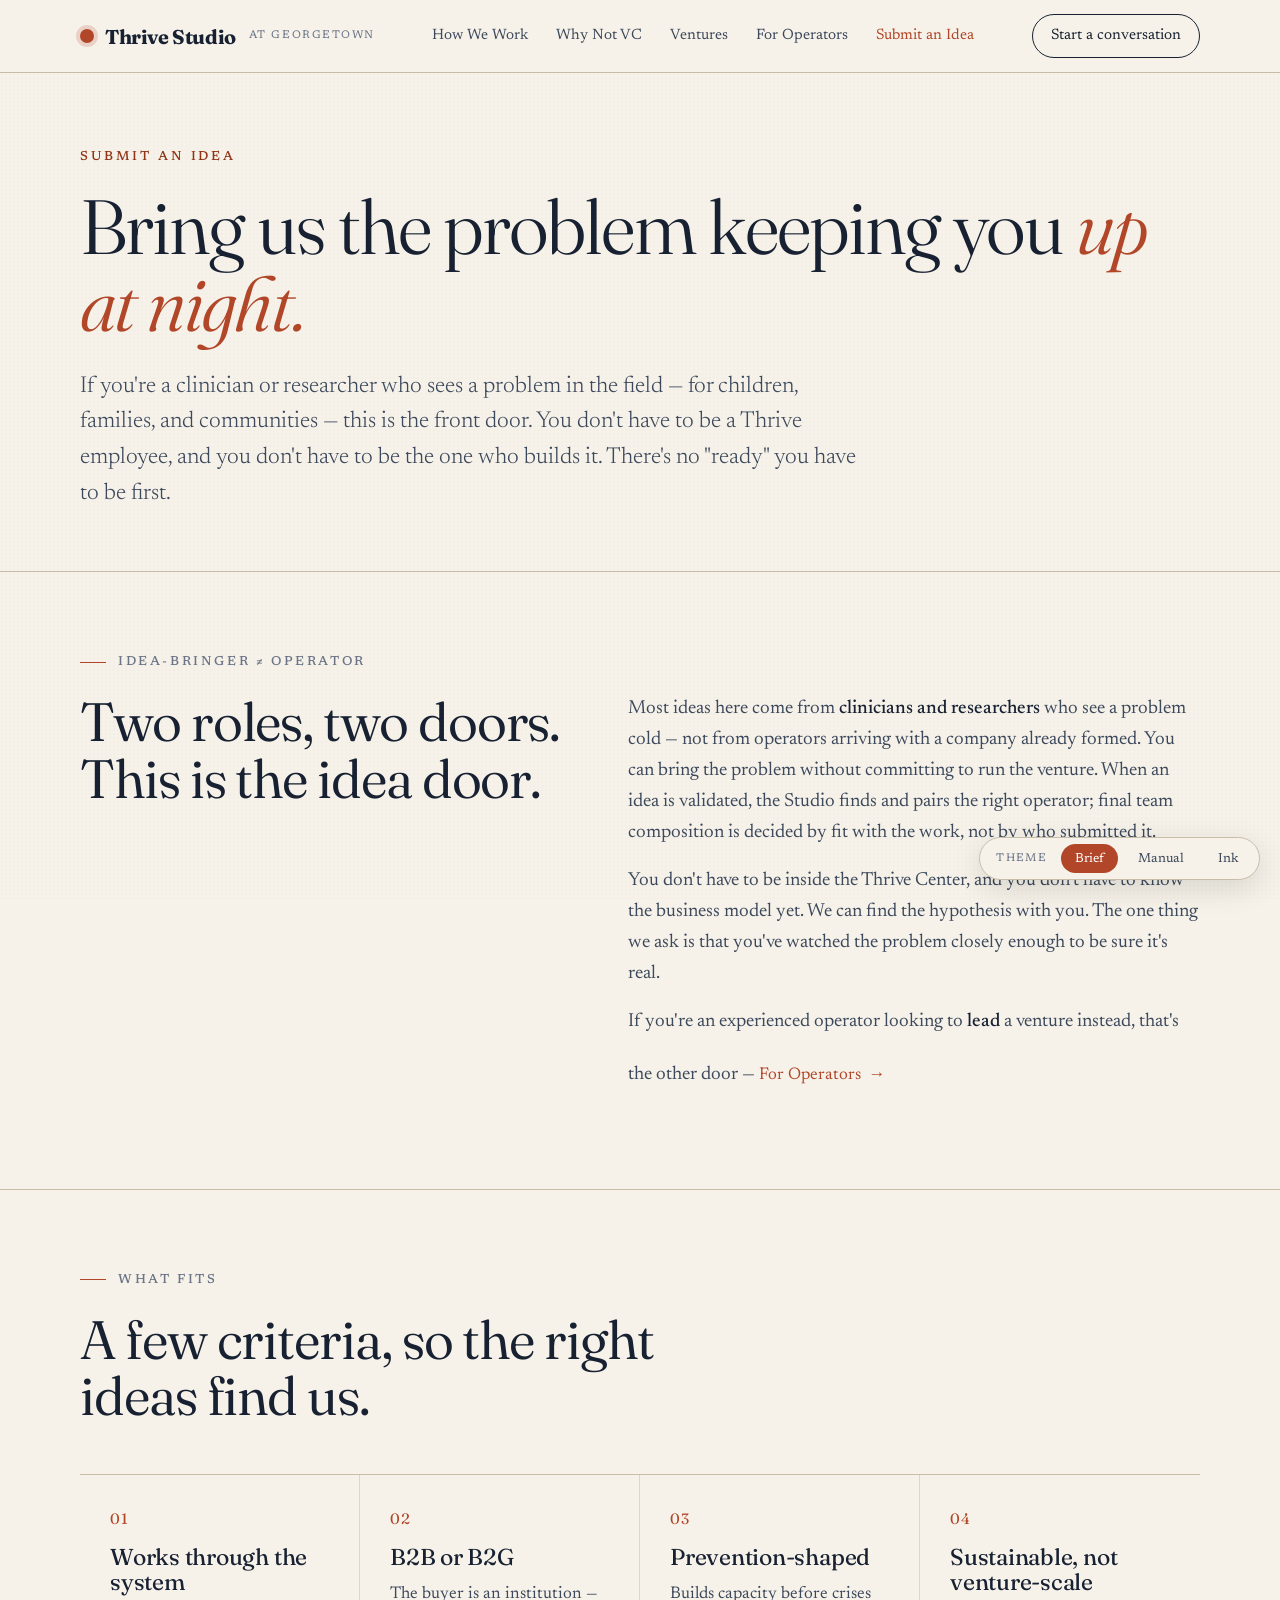
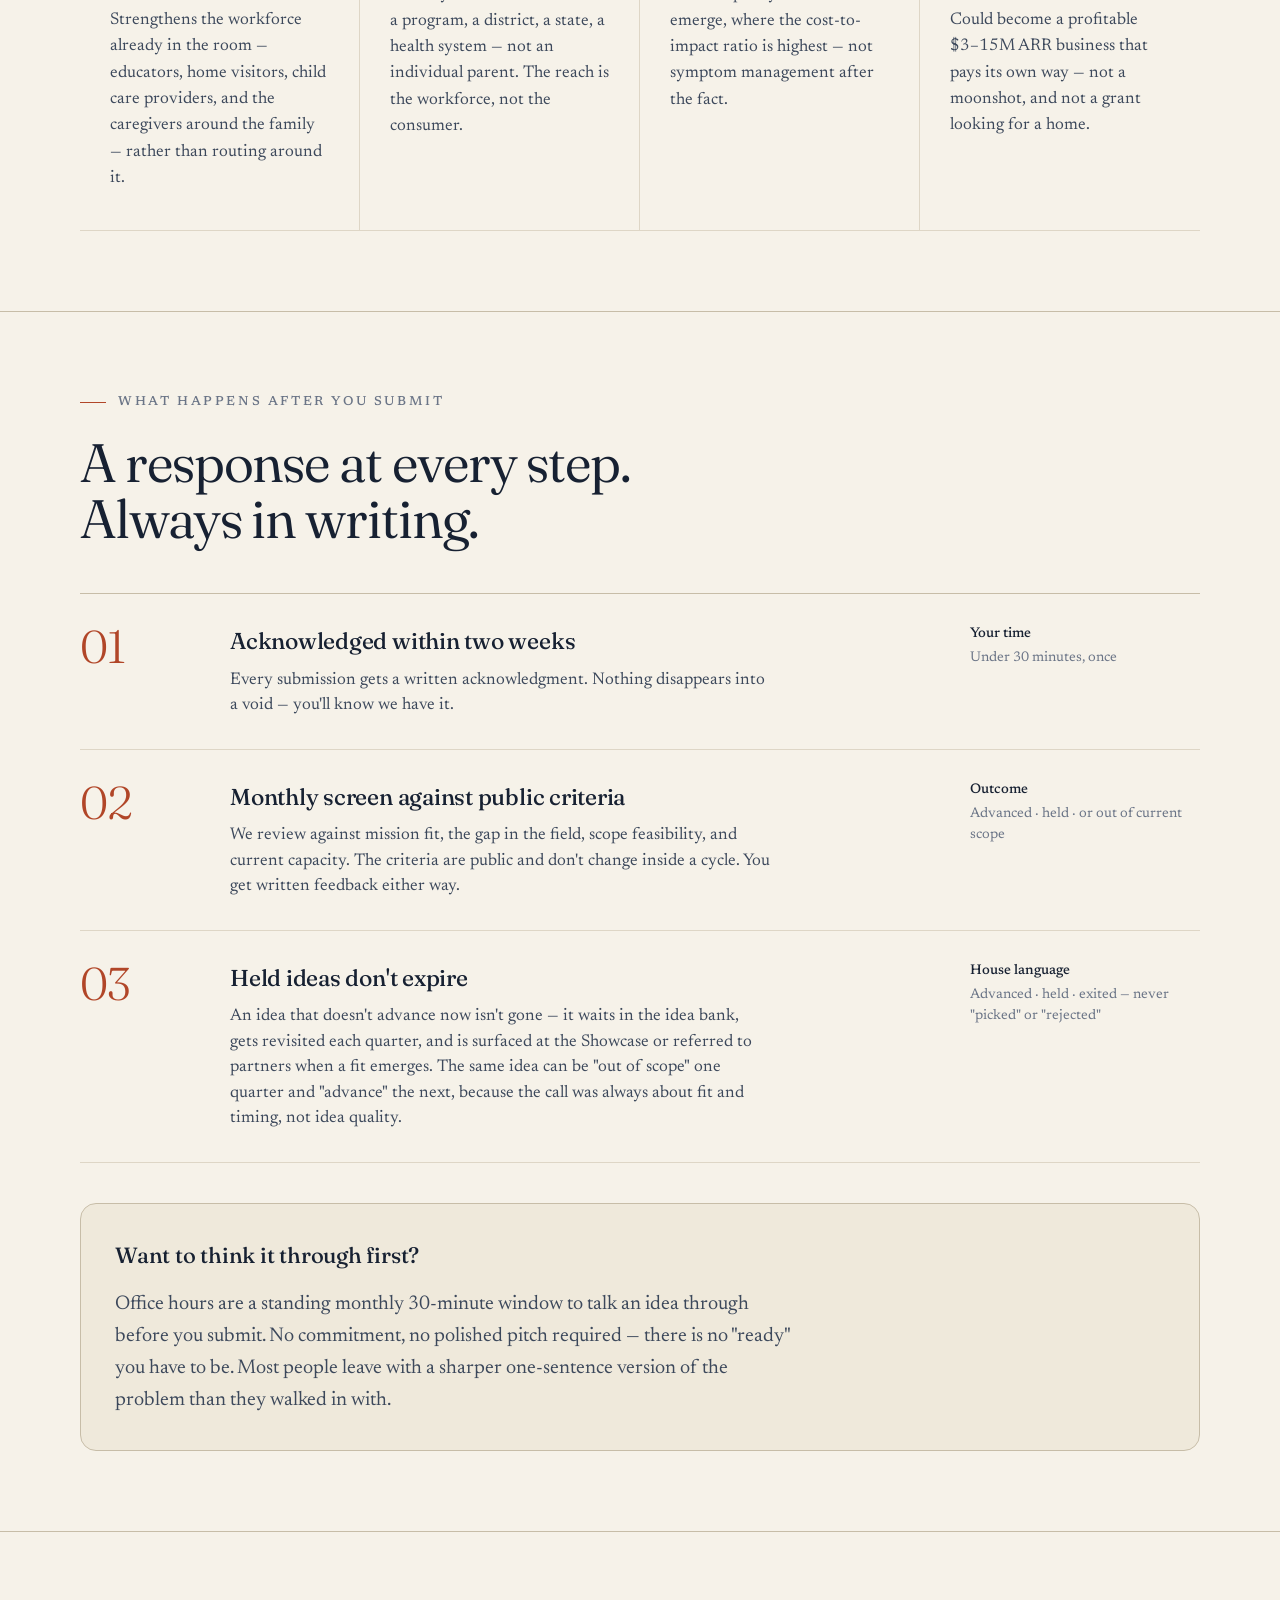
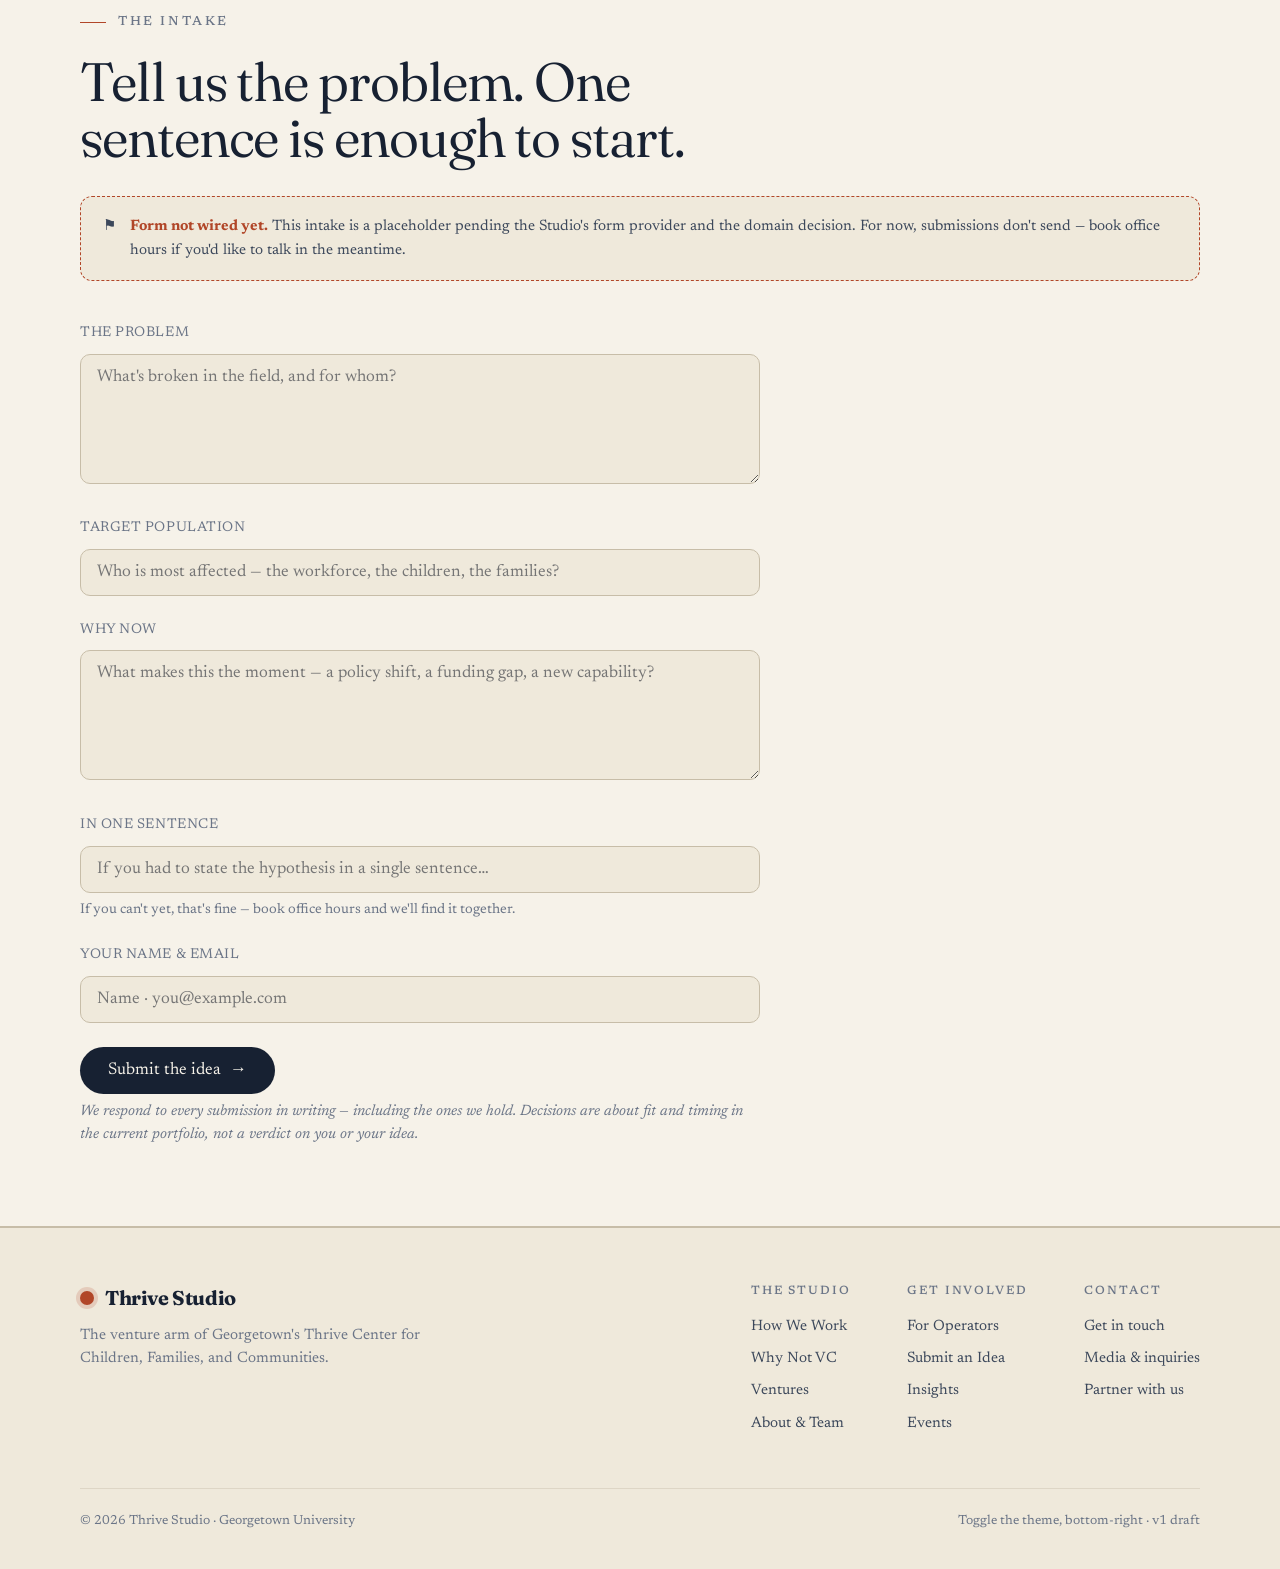
<file: _archive_v2/submit-an-idea.html>
<!DOCTYPE html>
<html lang="en" data-theme="brief">
<head>
<meta charset="utf-8" />
<meta name="viewport" content="width=device-width, initial-scale=1" />
<script>(function(){try{var t=localStorage.getItem('ts-theme')||'brief';document.documentElement.setAttribute('data-theme',t);}catch(e){}})();</script>
<title>Submit an Idea — Thrive Studio</title>
<meta name="description" content="The front door for clinicians and researchers. Bring us the problem keeping you up at night — you don't have to be a Thrive employee or the one who builds it. We'll tell you honestly whether it fits, and what happens next." />
<link rel="preconnect" href="https://fonts.googleapis.com" />
<link rel="preconnect" href="https://fonts.gstatic.com" crossorigin />
<link href="https://fonts.googleapis.com/css2?family=Fraunces:ital,opsz,wght@0,9..144,300..700;1,9..144,400..600&family=Newsreader:ital,opsz,wght@0,6..72,300..600;1,6..72,300..500&family=Archivo:ital,wght@0,300..900;1,400..700&family=Space+Mono:wght@400;700&display=swap" rel="stylesheet" />
<link rel="stylesheet" href="styles.css" />
</head>
<body>
<header class="nav">
  <div class="wrap nav-inner">
    <a href="index.html" class="brand"><span class="mark"></span>Thrive&nbsp;Studio<span class="tag">at Georgetown</span></a>
    <nav class="links">
      <a href="how-it-works.html">How We Work</a>
      <a href="why-thrive.html">Why Not VC</a>
      <a href="ventures.html">Ventures</a>
      <a href="for-operators.html">For Operators</a>
      <a href="submit-an-idea.html" aria-current="page">Submit an Idea</a>
    </nav>
    <a href="for-operators.html" class="nav-cta">Start a conversation</a>
  </div>
</header>

<section class="pagehead">
  <div class="wrap">
    <div class="eyebrow fu d1">Submit an idea</div>
    <h1 class="fu d2">Bring us the problem keeping you <em>up at night.</em></h1>
    <p class="sub fu d3">If you're a clinician or researcher who sees a problem in the field — for children, families, and communities — this is the front door. You don't have to be a Thrive employee, and you don't have to be the one who builds it. There's no "ready" you have to be first.</p>
  </div>
</section>

<section class="band">
  <div class="wrap"><div class="pad">
    <div class="kicker"><span class="k-no"></span>Idea-bringer ≠ operator</div>
    <div class="twocol">
      <h2 class="sec">Two roles, two doors. This is the idea door.</h2>
      <div class="prose">
        <p>Most ideas here come from <strong>clinicians and researchers</strong> who see a problem cold — not from operators arriving with a company already formed. You can bring the problem without committing to run the venture. When an idea is validated, the Studio finds and pairs the right operator; final team composition is decided by fit with the work, not by who submitted it.</p>
        <p>You don't have to be inside the Thrive Center, and you don't have to know the business model yet. We can find the hypothesis with you. The one thing we ask is that you've watched the problem closely enough to be sure it's real.</p>
        <p>If you're an experienced operator looking to <strong>lead</strong> a venture instead, that's the other door — <a href="for-operators.html" class="go">For Operators <span class="arr">&rarr;</span></a></p>
      </div>
    </div>
  </div></div>
</section>

<section class="band">
  <div class="wrap"><div class="pad">
    <div class="kicker"><span class="k-no"></span>What fits</div>
    <h2 class="sec">A few criteria, so the right ideas find us.</h2>
    <div class="cards four">
      <div class="card"><div class="num">01</div><h3>Works through the system</h3><p>Strengthens the workforce already in the room — educators, home visitors, child care providers, and the caregivers around the family — rather than routing around it.</p></div>
      <div class="card"><div class="num">02</div><h3>B2B or B2G</h3><p>The buyer is an institution — a program, a district, a state, a health system — not an individual parent. The reach is the workforce, not the consumer.</p></div>
      <div class="card"><div class="num">03</div><h3>Prevention-shaped</h3><p>Builds capacity before crises emerge, where the cost-to-impact ratio is highest — not symptom management after the fact.</p></div>
      <div class="card"><div class="num">04</div><h3>Sustainable, not venture-scale</h3><p>Could become a profitable $3–15M ARR business that pays its own way — not a moonshot, and not a grant looking for a home.</p></div>
    </div>
  </div></div>
</section>

<section class="band">
  <div class="wrap"><div class="pad">
    <div class="kicker"><span class="k-no"></span>What happens after you submit</div>
    <h2 class="sec">A response at every step. Always in writing.</h2>
    <div class="stages">
      <div class="stage">
        <div class="st-no">01</div>
        <div><h3>Acknowledged within two weeks</h3><p>Every submission gets a written acknowledgment. Nothing disappears into a void — you'll know we have it.</p></div>
        <div class="meta"><b>Your time</b>Under 30 minutes, once</div>
      </div>
      <div class="stage">
        <div class="st-no">02</div>
        <div><h3>Monthly screen against public criteria</h3><p>We review against mission fit, the gap in the field, scope feasibility, and current capacity. The criteria are public and don't change inside a cycle. You get written feedback either way.</p></div>
        <div class="meta"><b>Outcome</b>Advanced · held · or out of current scope</div>
      </div>
      <div class="stage">
        <div class="st-no">03</div>
        <div><h3>Held ideas don't expire</h3><p>An idea that doesn't advance now isn't gone — it waits in the idea bank, gets revisited each quarter, and is surfaced at the Showcase or referred to partners when a fit emerges. The same idea can be "out of scope" one quarter and "advance" the next, because the call was always about fit and timing, not idea quality.</p></div>
        <div class="meta"><b>House language</b>Advanced · held · exited — never "picked" or "rejected"</div>
      </div>
    </div>
    <div class="callout">
      <h3>Want to think it through first?</h3>
      <p class="sec-body mt-0">Office hours are a standing monthly 30-minute window to talk an idea through before you submit. No commitment, no polished pitch required — there is no "ready" you have to be. Most people leave with a sharper one-sentence version of the problem than they walked in with.</p>
    </div>
  </div></div>
</section>

<section class="band" id="submit">
  <div class="wrap"><div class="pad">
    <div class="kicker"><span class="k-no"></span>The intake</div>
    <h2 class="sec">Tell us the problem. One sentence is enough to start.</h2>
    <div class="stub-banner"><span>⚑</span><span><b>Form not wired yet.</b> This intake is a placeholder pending the Studio's form provider and the domain decision. For now, submissions don't send — book office hours if you'd like to talk in the meantime.</span></div>
    <form class="formwrap" onsubmit="return false;">
      <div class="field"><label for="i-problem">The problem</label><textarea id="i-problem" placeholder="What's broken in the field, and for whom?"></textarea></div>
      <div class="field"><label for="i-pop">Target population</label><input id="i-pop" type="text" placeholder="Who is most affected — the workforce, the children, the families?" /></div>
      <div class="field"><label for="i-why">Why now</label><textarea id="i-why" placeholder="What makes this the moment — a policy shift, a funding gap, a new capability?"></textarea></div>
      <div class="field"><label for="i-hyp">In one sentence</label><input id="i-hyp" type="text" placeholder="If you had to state the hypothesis in a single sentence…" /><div class="hint">If you can't yet, that's fine — book office hours and we'll find it together.</div></div>
      <div class="field"><label for="i-contact">Your name &amp; email</label><input id="i-contact" type="text" placeholder="Name · you@example.com" /></div>
      <button class="btn btn-primary" type="submit">Submit the idea <span class="arr">&rarr;</span></button>
      <p class="form-note">We respond to every submission in writing — including the ones we hold. Decisions are about fit and timing in the current portfolio, not a verdict on you or your idea.</p>
    </form>
  </div></div>
</section>

<footer>
  <div class="wrap">
    <div class="foot-grid">
      <div class="foot-brand">
        <a href="index.html" class="brand"><span class="mark"></span>Thrive Studio</a>
        <div class="fp">The venture arm of Georgetown's Thrive Center for Children, Families, and Communities.</div>
      </div>
      <div class="foot-cols">
        <div class="foot-col"><h4>The Studio</h4><a href="how-it-works.html">How We Work</a><a href="why-thrive.html">Why Not VC</a><a href="ventures.html">Ventures</a><a href="about.html">About &amp; Team</a></div>
        <div class="foot-col"><h4>Get involved</h4><a href="for-operators.html">For Operators</a><a href="submit-an-idea.html">Submit an Idea</a><a href="insights.html">Insights</a><a href="events.html">Events</a></div>
        <div class="foot-col"><h4>Contact</h4><a href="about.html#contact">Get in touch</a><a href="about.html#contact">Media &amp; inquiries</a><a href="for-operators.html">Partner with us</a></div>
      </div>
    </div>
    <div class="foot-base"><span>© 2026 Thrive Studio · Georgetown University</span><span>Toggle the theme, bottom-right · v1 draft</span></div>
  </div>
</footer>
<script src="theme.js"></script>
</body>
</html>
</file>
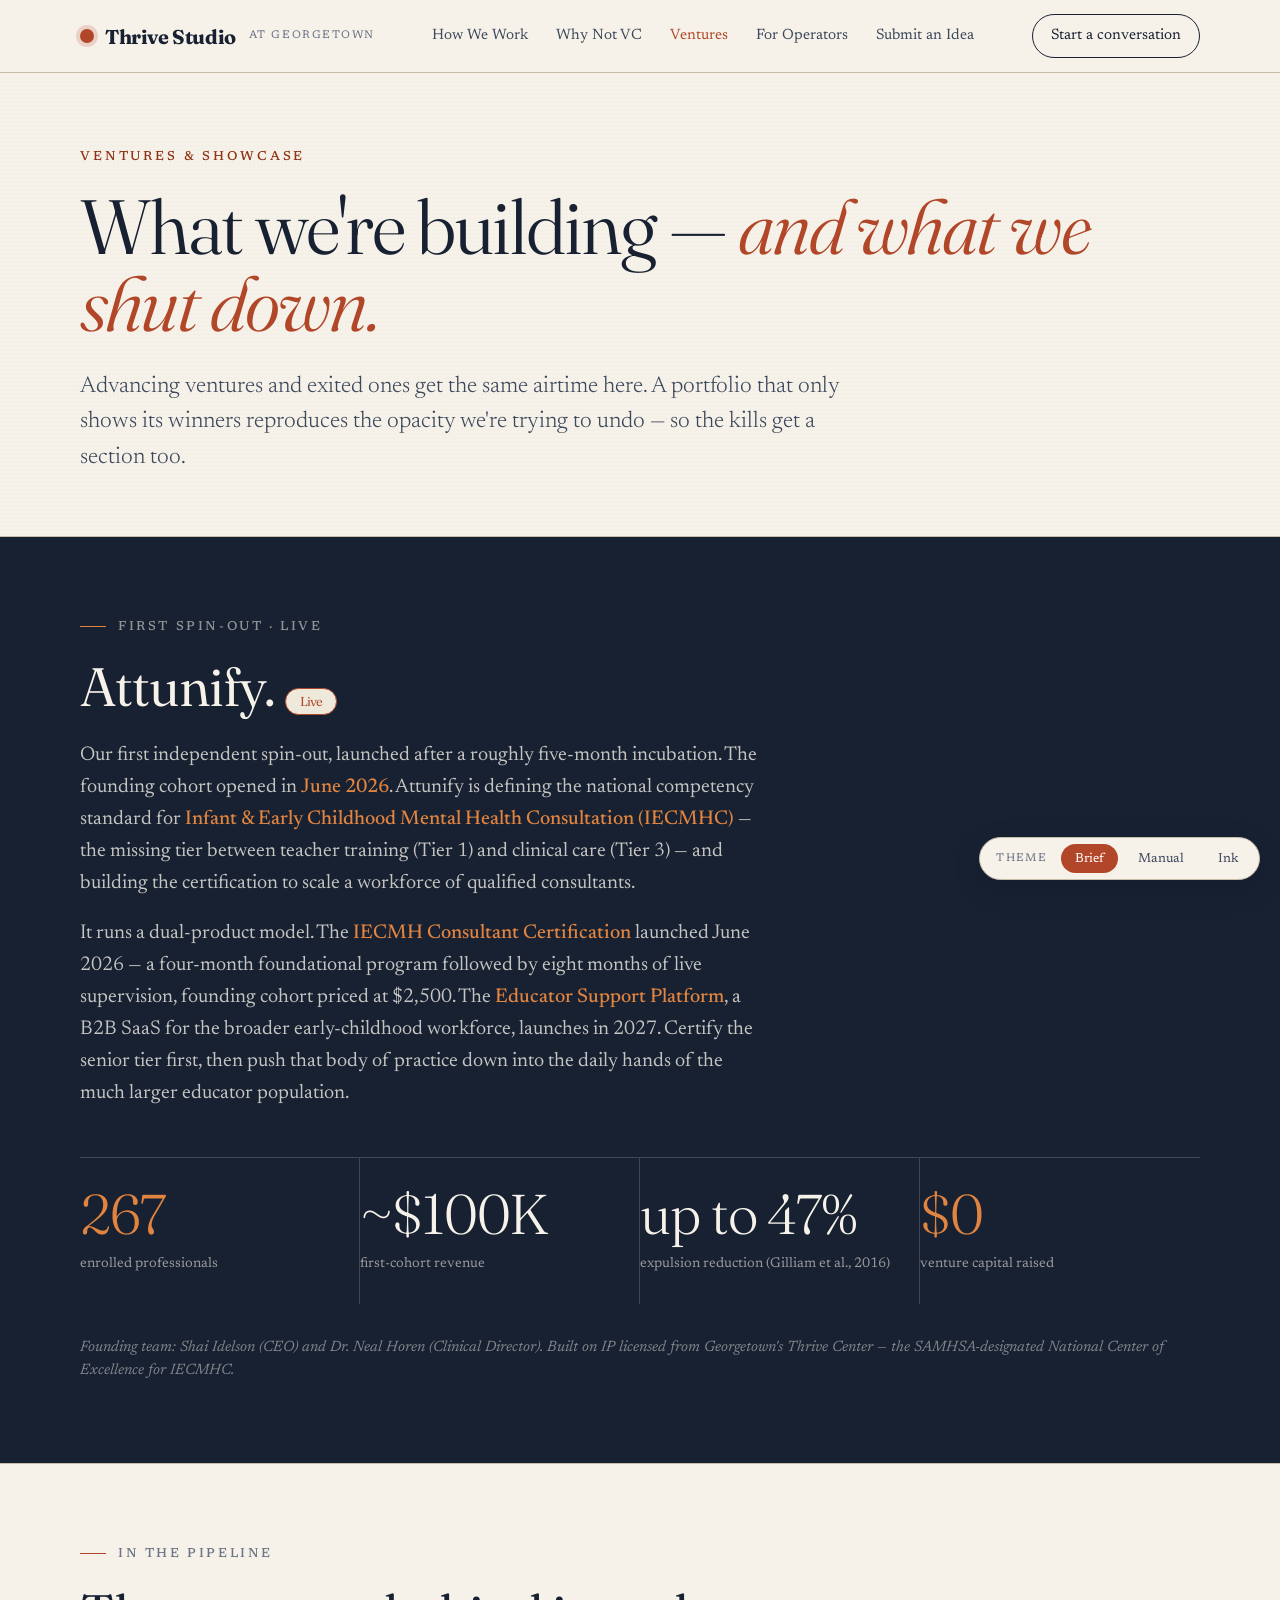
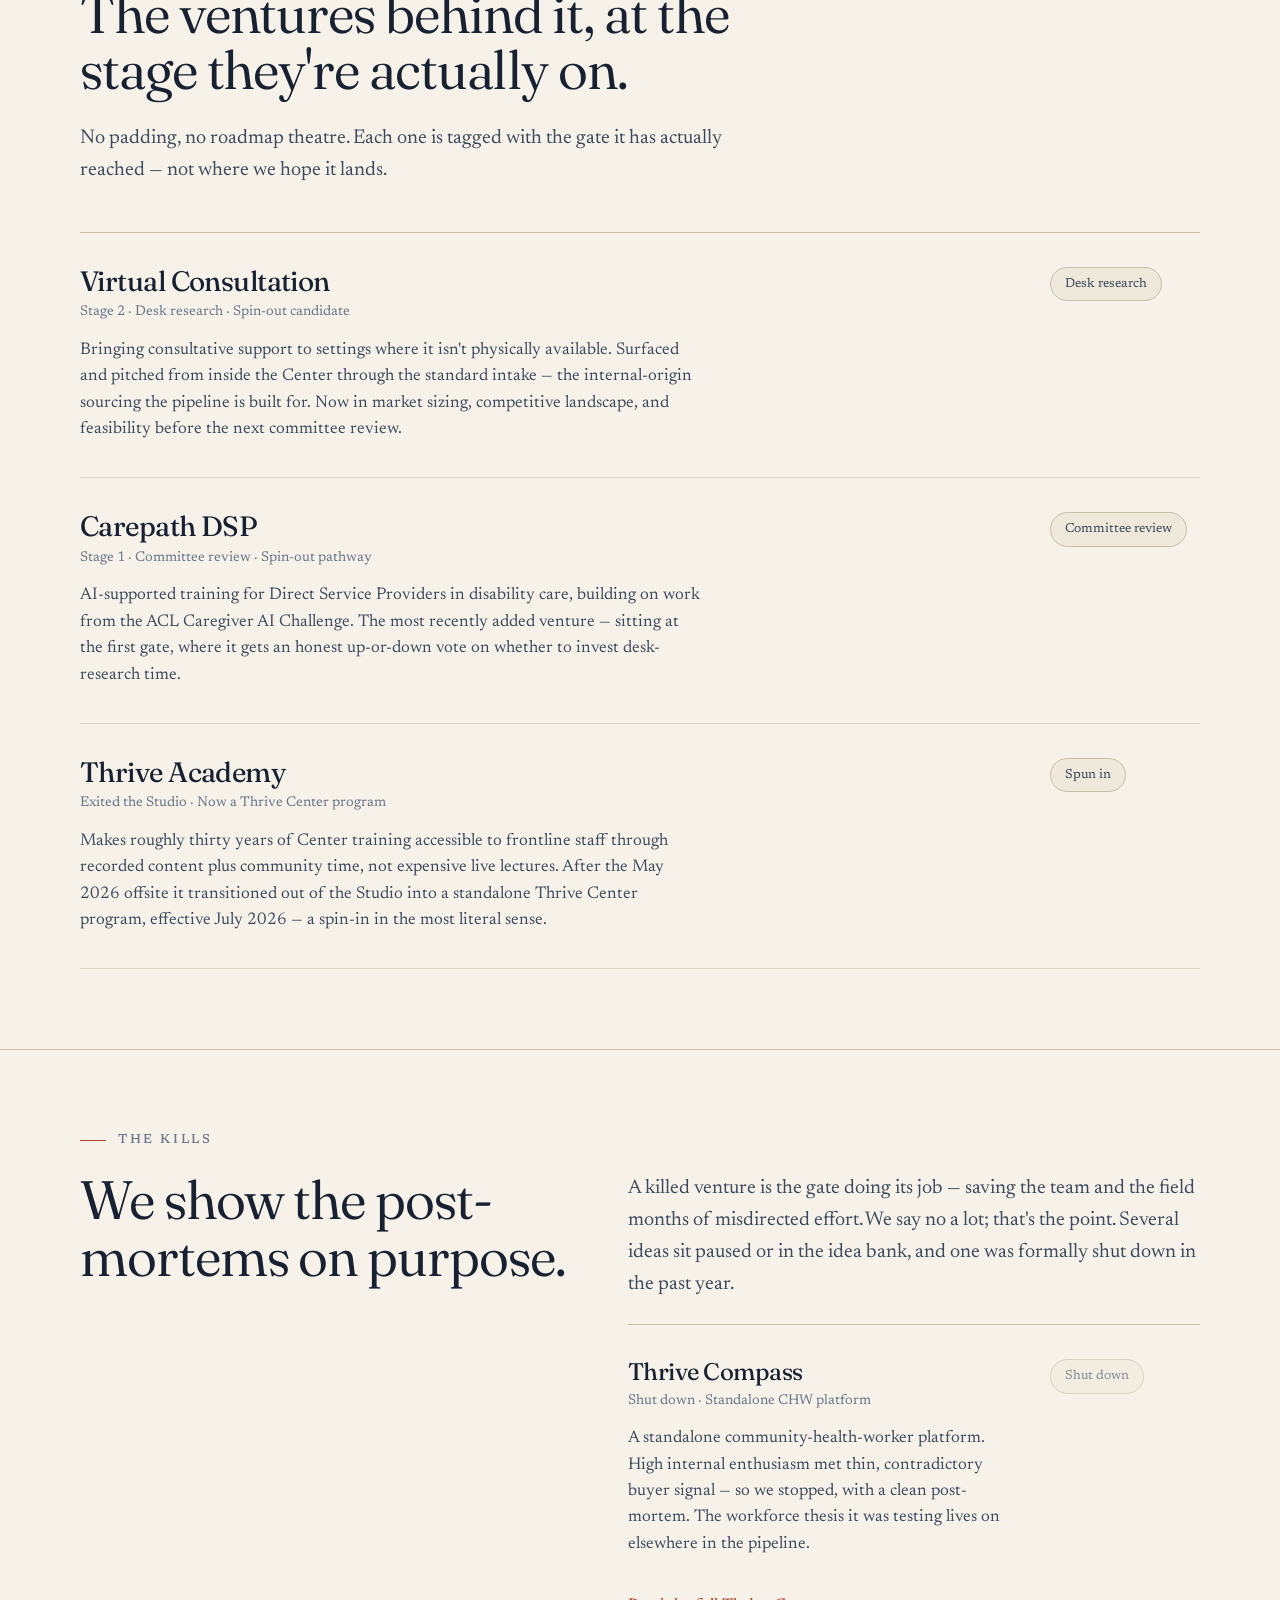
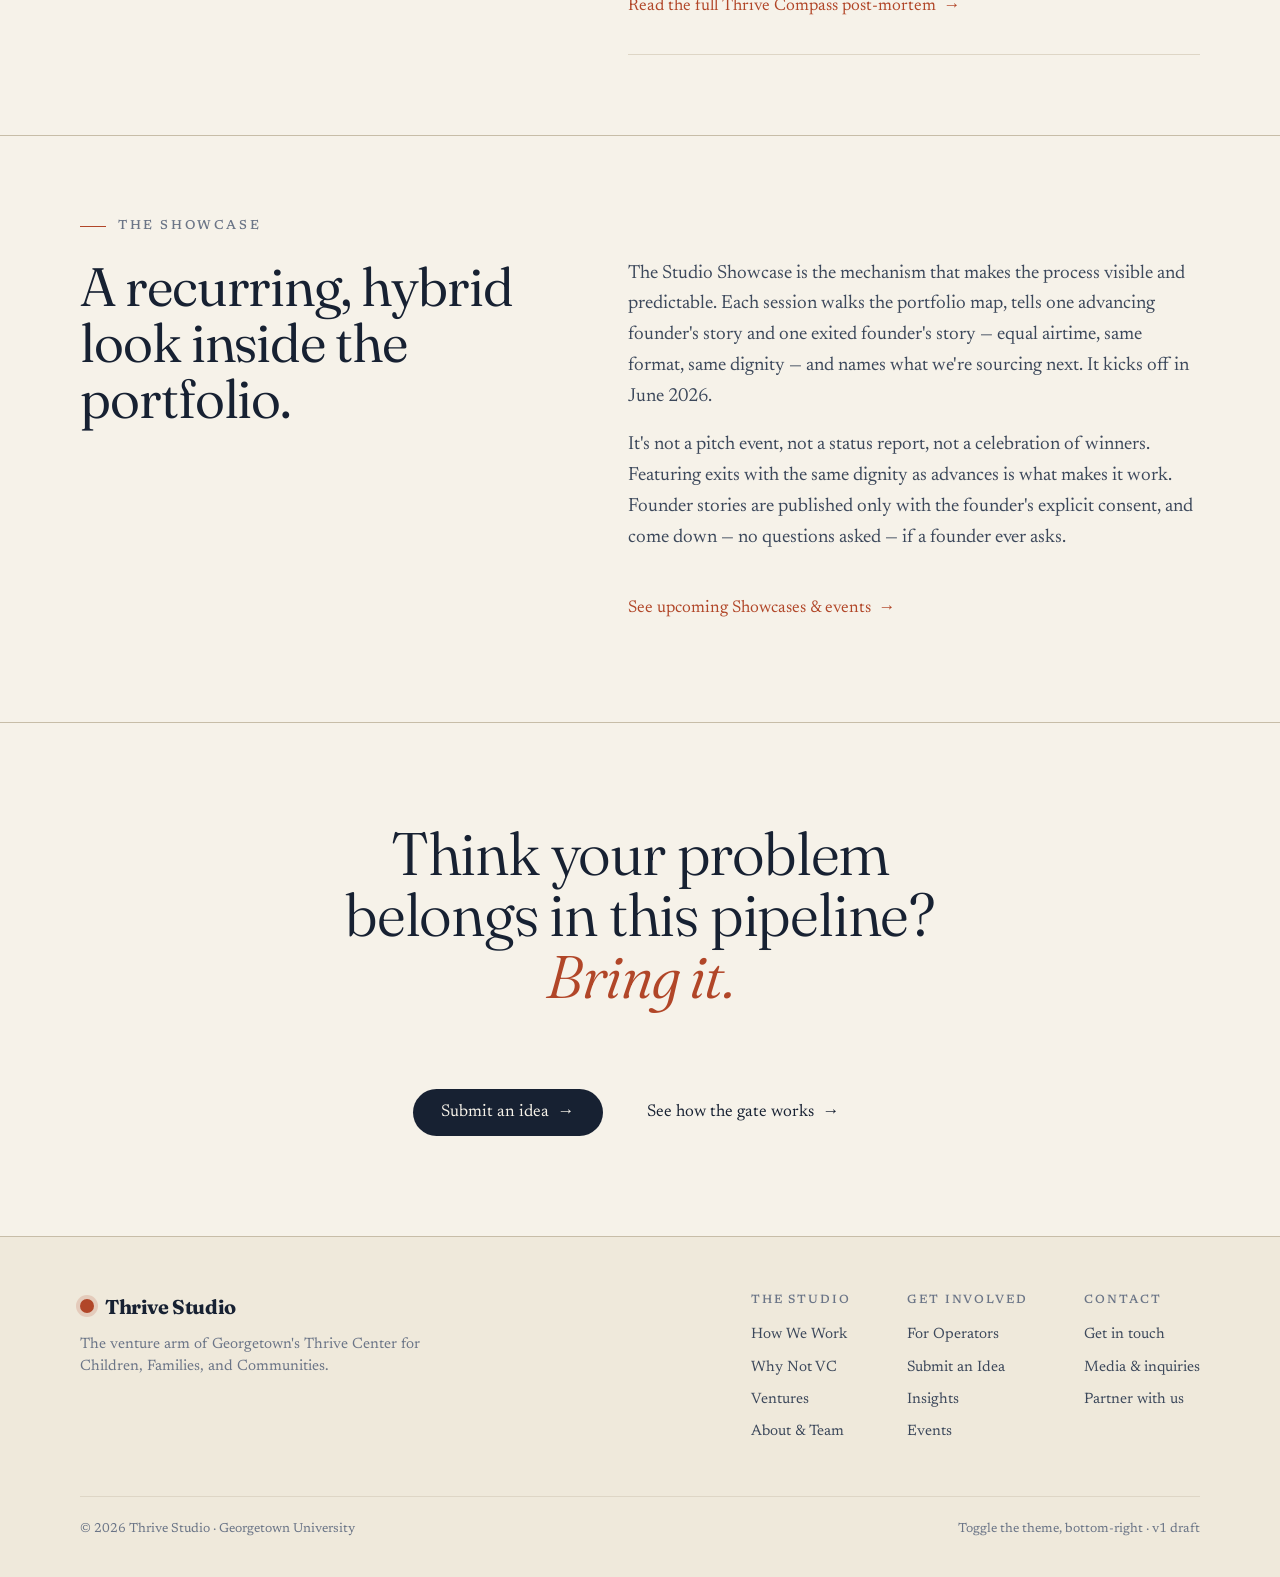
<file: _archive_v2/ventures.html>
<!DOCTYPE html>
<html lang="en" data-theme="brief">
<head>
<meta charset="utf-8" />
<meta name="viewport" content="width=device-width, initial-scale=1" />
<script>(function(){try{var t=localStorage.getItem('ts-theme')||'brief';document.documentElement.setAttribute('data-theme',t);}catch(e){}})();</script>
<title>Ventures &amp; Showcase — Thrive Studio</title>
<meta name="description" content="What the Studio is building right now — Attunify front and center, the earlier-stage ventures behind it, and the one we shut down. Advancing and exited ventures get equal airtime." />
<link rel="preconnect" href="https://fonts.googleapis.com" />
<link rel="preconnect" href="https://fonts.gstatic.com" crossorigin />
<link href="https://fonts.googleapis.com/css2?family=Fraunces:ital,opsz,wght@0,9..144,300..700;1,9..144,400..600&family=Newsreader:ital,opsz,wght@0,6..72,300..600;1,6..72,300..500&family=Archivo:ital,wght@0,300..900;1,400..700&family=Space+Mono:wght@400;700&display=swap" rel="stylesheet" />
<link rel="stylesheet" href="styles.css" />
</head>
<body>
<header class="nav">
  <div class="wrap nav-inner">
    <a href="index.html" class="brand"><span class="mark"></span>Thrive&nbsp;Studio<span class="tag">at Georgetown</span></a>
    <nav class="links">
      <a href="how-it-works.html">How We Work</a>
      <a href="why-thrive.html">Why Not VC</a>
      <a href="ventures.html" aria-current="page">Ventures</a>
      <a href="for-operators.html">For Operators</a>
      <a href="submit-an-idea.html">Submit an Idea</a>
    </nav>
    <a href="for-operators.html" class="nav-cta">Start a conversation</a>
  </div>
</header>

<section class="pagehead">
  <div class="wrap">
    <div class="eyebrow fu d1">Ventures &amp; Showcase</div>
    <h1 class="fu d2">What we're building — <em>and what we shut down.</em></h1>
    <p class="sub fu d3">Advancing ventures and exited ones get the same airtime here. A portfolio that only shows its winners reproduces the opacity we're trying to undo — so the kills get a section too.</p>
  </div>
</section>

<!-- Attunify, front and center -->
<section class="band proof">
  <div class="wrap"><div class="pad">
    <div class="kicker"><span class="k-no"></span>First spin-out · live</div>
    <h2 class="sec">Attunify. <span class="tag-badge live">Live</span></h2>
    <p class="sec-body lead-in">Our first independent spin-out, launched after a roughly five-month incubation. The founding cohort opened in <b>June 2026</b>. Attunify is defining the national competency standard for <b>Infant &amp; Early Childhood Mental Health Consultation (IECMHC)</b> — the missing tier between teacher training (Tier 1) and clinical care (Tier 3) — and building the certification to scale a workforce of qualified consultants.</p>
    <p class="sec-body">It runs a dual-product model. The <b>IECMH Consultant Certification</b> launched June 2026 — a four-month foundational program followed by eight months of live supervision, founding cohort priced at $2,500. The <b>Educator Support Platform</b>, a B2B SaaS for the broader early-childhood workforce, launches in 2027. Certify the senior tier first, then push that body of practice down into the daily hands of the much larger educator population.</p>
    <div class="stats">
      <div class="stat"><div class="big"><b>267</b></div><div class="lab">enrolled professionals</div></div>
      <div class="stat"><div class="big">~$100K</div><div class="lab">first-cohort revenue</div></div>
      <div class="stat"><div class="big">up&nbsp;to 47%</div><div class="lab">expulsion reduction (Gilliam et&nbsp;al., 2016)</div></div>
      <div class="stat"><div class="big"><b>$0</b></div><div class="lab">venture capital raised</div></div>
    </div>
    <p class="proof-note">Founding team: Shai Idelson (CEO) and Dr. Neal Horen (Clinical Director). Built on IP licensed from Georgetown's Thrive Center — the SAMHSA-designated National Center of Excellence for IECMHC.</p>
  </div></div>
</section>

<section class="band">
  <div class="wrap"><div class="pad">
    <div class="kicker"><span class="k-no"></span>In the pipeline</div>
    <h2 class="sec">The ventures behind it, at the stage they're actually on.</h2>
    <p class="sec-body lead-in">No padding, no roadmap theatre. Each one is tagged with the gate it has actually reached — not where we hope it lands.</p>
    <div class="vlist">
      <div class="venture">
        <div>
          <h3>Virtual Consultation</h3>
          <div class="vmeta">Stage 2 · Desk research · Spin-out candidate</div>
          <p>Bringing consultative support to settings where it isn't physically available. Surfaced and pitched from inside the Center through the standard intake — the internal-origin sourcing the pipeline is built for. Now in market sizing, competitive landscape, and feasibility before the next committee review.</p>
        </div>
        <div class="vtag"><span class="tag-badge">Desk research</span></div>
      </div>
      <div class="venture">
        <div>
          <h3>Carepath DSP</h3>
          <div class="vmeta">Stage 1 · Committee review · Spin-out pathway</div>
          <p>AI-supported training for Direct Service Providers in disability care, building on work from the ACL Caregiver AI Challenge. The most recently added venture — sitting at the first gate, where it gets an honest up-or-down vote on whether to invest desk-research time.</p>
        </div>
        <div class="vtag"><span class="tag-badge">Committee review</span></div>
      </div>
      <div class="venture">
        <div>
          <h3>Thrive Academy</h3>
          <div class="vmeta">Exited the Studio · Now a Thrive Center program</div>
          <p>Makes roughly thirty years of Center training accessible to frontline staff through recorded content plus community time, not expensive live lectures. After the May 2026 offsite it transitioned out of the Studio into a standalone Thrive Center program, effective July 2026 — a spin-in in the most literal sense.</p>
        </div>
        <div class="vtag"><span class="tag-badge">Spun in</span></div>
      </div>
    </div>
  </div></div>
</section>

<section class="band">
  <div class="wrap"><div class="pad">
    <div class="kicker"><span class="k-no"></span>The kills</div>
    <div class="twocol">
      <h2 class="sec">We show the post-mortems on purpose.</h2>
      <div>
        <p class="sec-body">A killed venture is the gate doing its job — saving the team and the field months of misdirected effort. We say no a lot; that's the point. Several ideas sit paused or in the idea bank, and one was formally shut down in the past year.</p>
        <div class="vlist" style="margin-top:24px;border-top:1px solid var(--line-strong)">
          <div class="venture">
            <div>
              <h3 style="font-size:24px">Thrive Compass</h3>
              <div class="vmeta">Shut down · Standalone CHW platform</div>
              <p>A standalone community-health-worker platform. High internal enthusiasm met thin, contradictory buyer signal — so we stopped, with a clean post-mortem. The workforce thesis it was testing lives on elsewhere in the pipeline.</p>
              <p style="margin-top:12px"><a href="insights.html" class="go">Read the full Thrive Compass post-mortem <span class="arr">&rarr;</span></a></p>
            </div>
            <div class="vtag"><span class="tag-badge killed">Shut down</span></div>
          </div>
        </div>
      </div>
    </div>
  </div></div>
</section>

<section class="band">
  <div class="wrap"><div class="pad">
    <div class="kicker"><span class="k-no"></span>The Showcase</div>
    <div class="twocol">
      <h2 class="sec">A recurring, hybrid look inside the portfolio.</h2>
      <div class="prose">
        <p>The Studio Showcase is the mechanism that makes the process visible and predictable. Each session walks the portfolio map, tells one advancing founder's story and one exited founder's story — equal airtime, same format, same dignity — and names what we're sourcing next. It kicks off in June 2026.</p>
        <p>It's not a pitch event, not a status report, not a celebration of winners. Featuring exits with the same dignity as advances is what makes it work. Founder stories are published only with the founder's explicit consent, and come down — no questions asked — if a founder ever asks.</p>
        <p><a href="events.html" class="go">See upcoming Showcases &amp; events <span class="arr">&rarr;</span></a></p>
      </div>
    </div>
  </div></div>
</section>

<section class="closing">
  <div class="wrap">
    <h2>Think your problem belongs in this pipeline? <em>Bring it.</em></h2>
    <div class="hero-cta" style="justify-content:center">
      <a href="submit-an-idea.html" class="btn btn-primary">Submit an idea <span class="arr">&rarr;</span></a>
      <a href="how-it-works.html" class="btn btn-ghost">See how the gate works <span class="arr">&rarr;</span></a>
    </div>
  </div>
</section>

<footer>
  <div class="wrap">
    <div class="foot-grid">
      <div class="foot-brand">
        <a href="index.html" class="brand"><span class="mark"></span>Thrive Studio</a>
        <div class="fp">The venture arm of Georgetown's Thrive Center for Children, Families, and Communities.</div>
      </div>
      <div class="foot-cols">
        <div class="foot-col"><h4>The Studio</h4><a href="how-it-works.html">How We Work</a><a href="why-thrive.html">Why Not VC</a><a href="ventures.html">Ventures</a><a href="about.html">About &amp; Team</a></div>
        <div class="foot-col"><h4>Get involved</h4><a href="for-operators.html">For Operators</a><a href="submit-an-idea.html">Submit an Idea</a><a href="insights.html">Insights</a><a href="events.html">Events</a></div>
        <div class="foot-col"><h4>Contact</h4><a href="about.html#contact">Get in touch</a><a href="about.html#contact">Media &amp; inquiries</a><a href="for-operators.html">Partner with us</a></div>
      </div>
    </div>
    <div class="foot-base"><span>© 2026 Thrive Studio · Georgetown University</span><span>Toggle the theme, bottom-right · v1 draft</span></div>
  </div>
</footer>
<script src="theme.js"></script>
</body>
</html>
</file>
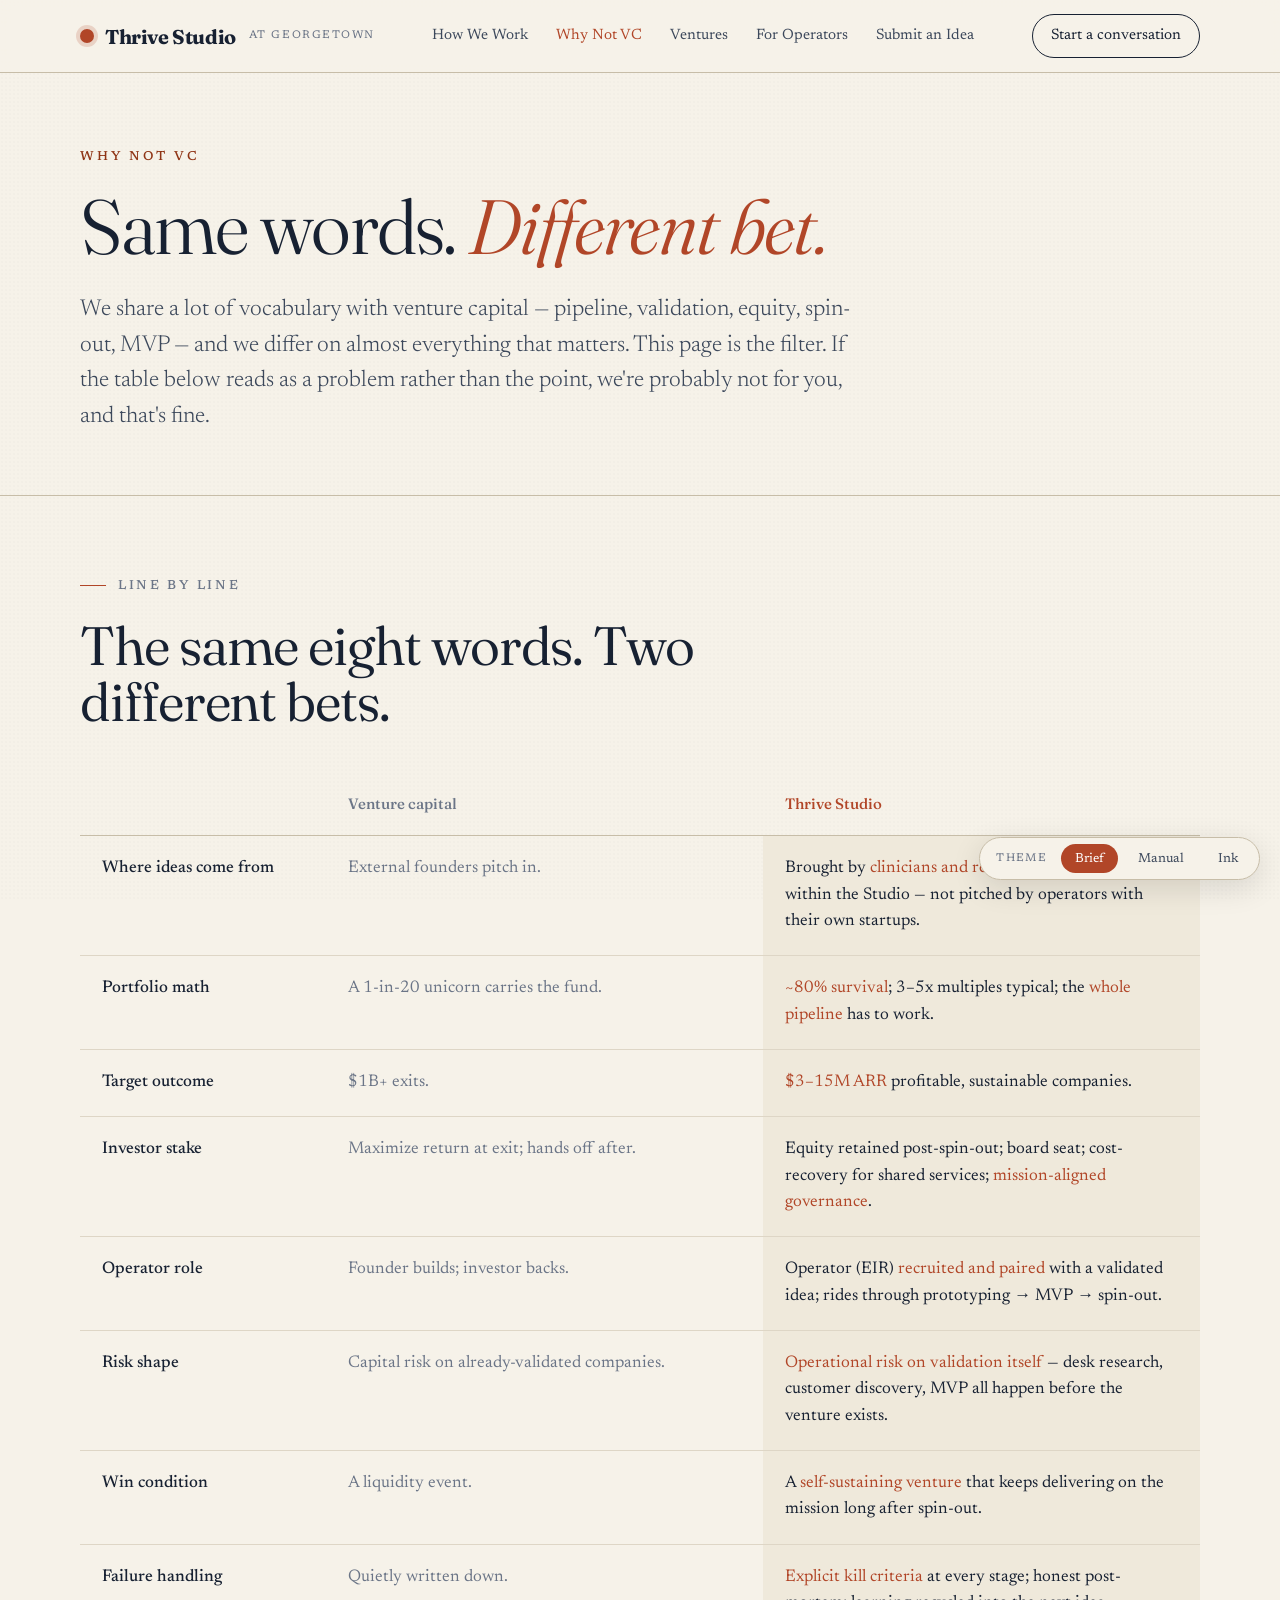
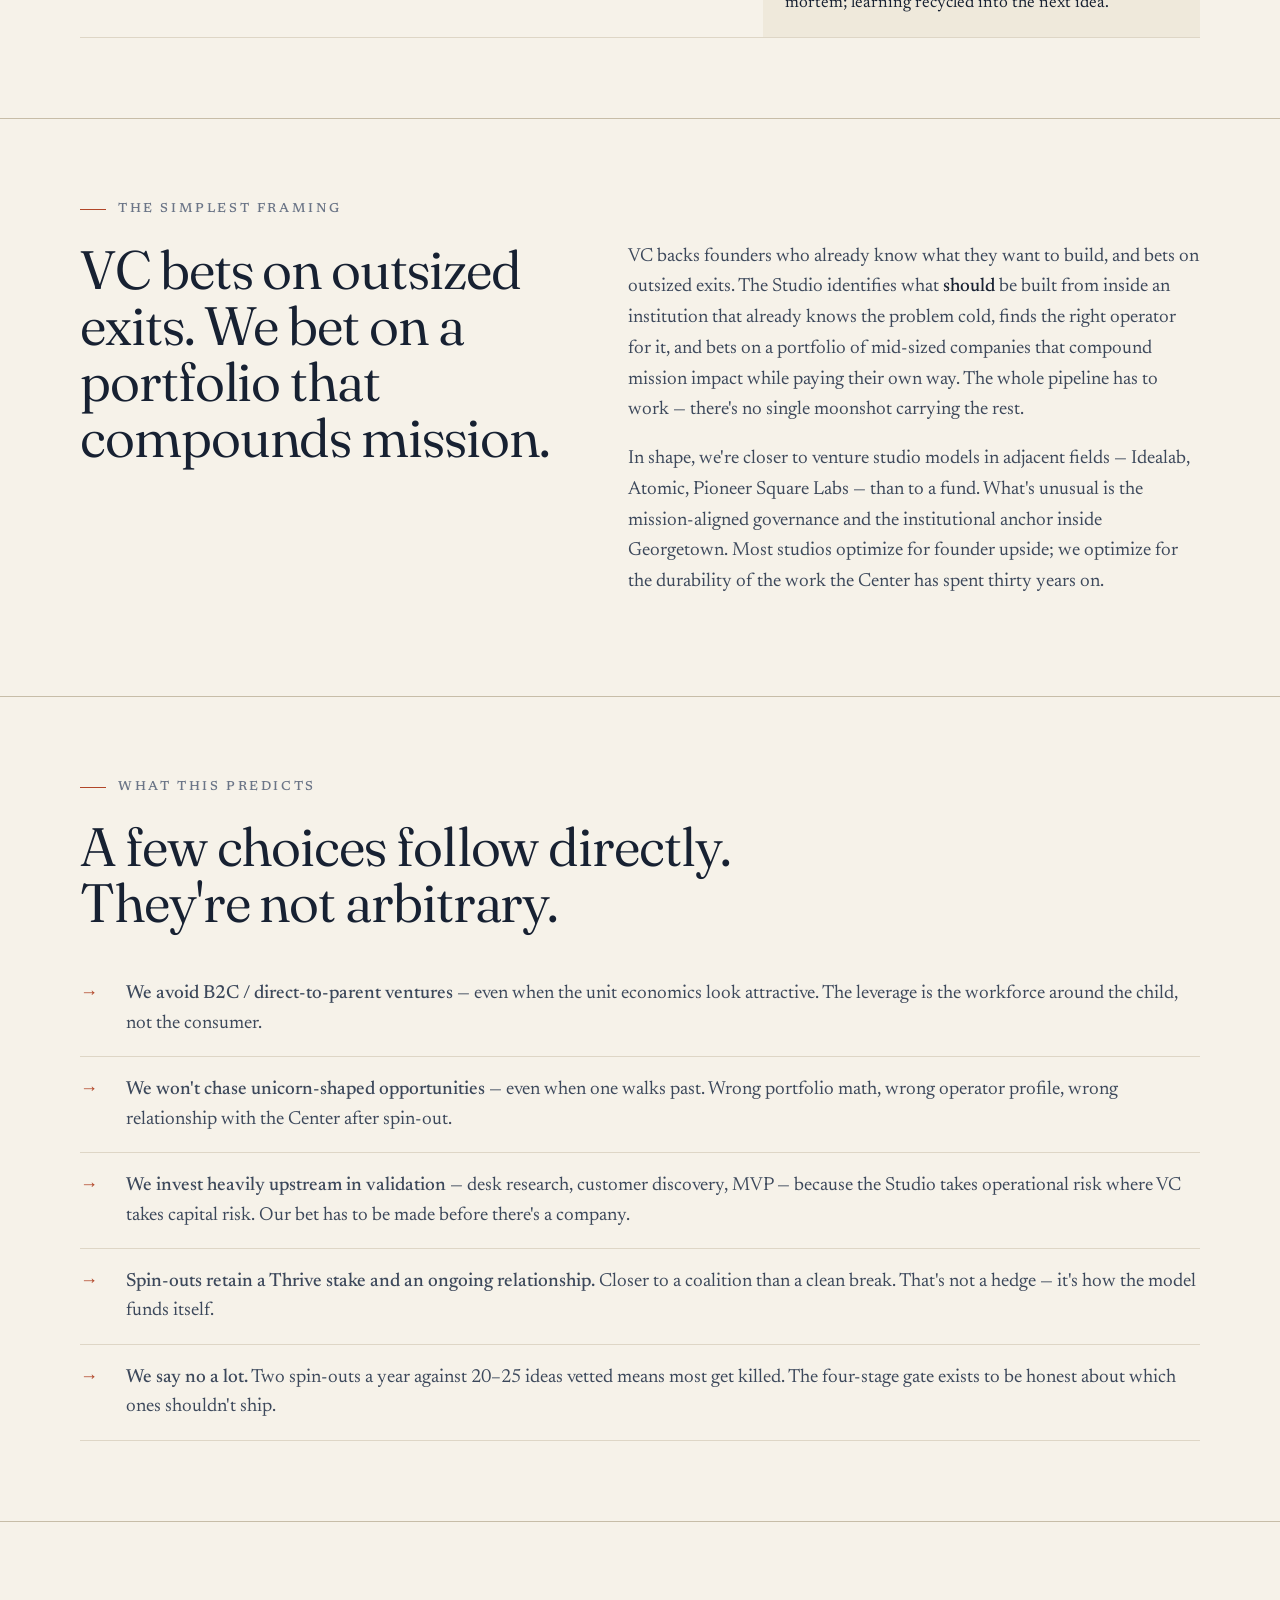
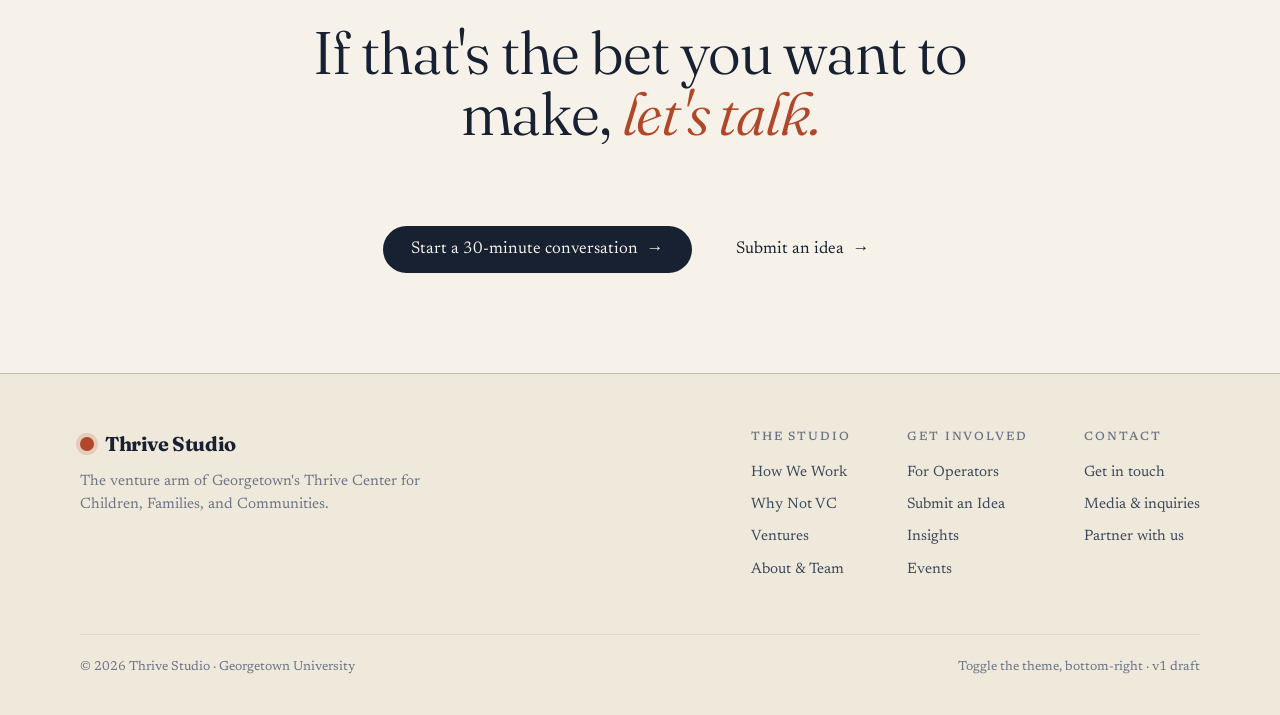
<file: _archive_v2/why-thrive.html>
<!DOCTYPE html>
<html lang="en" data-theme="brief">
<head>
<meta charset="utf-8" />
<meta name="viewport" content="width=device-width, initial-scale=1" />
<script>(function(){try{var t=localStorage.getItem('ts-theme')||'brief';document.documentElement.setAttribute('data-theme',t);}catch(e){}})();</script>
<title>Why Not VC — Thrive Studio</title>
<meta name="description" content="We share vocabulary with venture capital — pipeline, validation, equity, spin-out, MVP — and differ on almost everything that matters. The bet, line by line. This page is the filter." />
<link rel="preconnect" href="https://fonts.googleapis.com" />
<link rel="preconnect" href="https://fonts.gstatic.com" crossorigin />
<link href="https://fonts.googleapis.com/css2?family=Fraunces:ital,opsz,wght@0,9..144,300..700;1,9..144,400..600&family=Newsreader:ital,opsz,wght@0,6..72,300..600;1,6..72,300..500&family=Archivo:ital,wght@0,300..900;1,400..700&family=Space+Mono:wght@400;700&display=swap" rel="stylesheet" />
<link rel="stylesheet" href="styles.css" />
</head>
<body>
<header class="nav">
  <div class="wrap nav-inner">
    <a href="index.html" class="brand"><span class="mark"></span>Thrive&nbsp;Studio<span class="tag">at Georgetown</span></a>
    <nav class="links">
      <a href="how-it-works.html">How We Work</a>
      <a href="why-thrive.html" aria-current="page">Why Not VC</a>
      <a href="ventures.html">Ventures</a>
      <a href="for-operators.html">For Operators</a>
      <a href="submit-an-idea.html">Submit an Idea</a>
    </nav>
    <a href="for-operators.html" class="nav-cta">Start a conversation</a>
  </div>
</header>

<section class="pagehead">
  <div class="wrap">
    <div class="eyebrow fu d1">Why not VC</div>
    <h1 class="fu d2">Same words. <em>Different bet.</em></h1>
    <p class="sub fu d3">We share a lot of vocabulary with venture capital — pipeline, validation, equity, spin-out, MVP — and we differ on almost everything that matters. This page is the filter. If the table below reads as a problem rather than the point, we're probably not for you, and that's fine.</p>
  </div>
</section>

<section class="band">
  <div class="wrap"><div class="pad">
    <div class="kicker"><span class="k-no"></span>Line by line</div>
    <h2 class="sec">The same eight words. Two different bets.</h2>
    <table class="cmp">
      <thead>
        <tr><th class="rowlab">&nbsp;</th><th class="vc">Venture capital</th><th class="ts-h">Thrive Studio</th></tr>
      </thead>
      <tbody>
        <tr><td class="rowlab">Where ideas come from</td><td class="vc">External founders pitch in.</td><td class="ts">Brought by <b>clinicians and researchers</b> and developed within the Studio — not pitched by operators with their own startups.</td></tr>
        <tr><td class="rowlab">Portfolio math</td><td class="vc">A 1-in-20 unicorn carries the fund.</td><td class="ts"><b>~80% survival</b>; 3–5x multiples typical; the <b>whole pipeline</b> has to work.</td></tr>
        <tr><td class="rowlab">Target outcome</td><td class="vc">$1B+ exits.</td><td class="ts"><b>$3–15M ARR</b> profitable, sustainable companies.</td></tr>
        <tr><td class="rowlab">Investor stake</td><td class="vc">Maximize return at exit; hands off after.</td><td class="ts">Equity retained post-spin-out; board seat; cost-recovery for shared services; <b>mission-aligned governance</b>.</td></tr>
        <tr><td class="rowlab">Operator role</td><td class="vc">Founder builds; investor backs.</td><td class="ts">Operator (EIR) <b>recruited and paired</b> with a validated idea; rides through prototyping → MVP → spin-out.</td></tr>
        <tr><td class="rowlab">Risk shape</td><td class="vc">Capital risk on already-validated companies.</td><td class="ts"><b>Operational risk on validation itself</b> — desk research, customer discovery, MVP all happen before the venture exists.</td></tr>
        <tr><td class="rowlab">Win condition</td><td class="vc">A liquidity event.</td><td class="ts">A <b>self-sustaining venture</b> that keeps delivering on the mission long after spin-out.</td></tr>
        <tr><td class="rowlab">Failure handling</td><td class="vc">Quietly written down.</td><td class="ts"><b>Explicit kill criteria</b> at every stage; honest post-mortem; learning recycled into the next idea.</td></tr>
      </tbody>
    </table>
  </div></div>
</section>

<section class="band">
  <div class="wrap"><div class="pad">
    <div class="kicker"><span class="k-no"></span>The simplest framing</div>
    <div class="twocol">
      <h2 class="sec">VC bets on outsized exits. We bet on a portfolio that compounds mission.</h2>
      <div class="prose">
        <p>VC backs founders who already know what they want to build, and bets on outsized exits. The Studio identifies what <strong>should</strong> be built from inside an institution that already knows the problem cold, finds the right operator for it, and bets on a portfolio of mid-sized companies that compound mission impact while paying their own way. The whole pipeline has to work — there's no single moonshot carrying the rest.</p>
        <p>In shape, we're closer to venture studio models in adjacent fields — Idealab, Atomic, Pioneer Square Labs — than to a fund. What's unusual is the mission-aligned governance and the institutional anchor inside Georgetown. Most studios optimize for founder upside; we optimize for the durability of the work the Center has spent thirty years on.</p>
      </div>
    </div>
  </div></div>
</section>

<section class="band">
  <div class="wrap"><div class="pad">
    <div class="kicker"><span class="k-no"></span>What this predicts</div>
    <h2 class="sec">A few choices follow directly. They're not arbitrary.</h2>
    <ul class="flist" style="margin-top:30px">
      <li><span><b>We avoid B2C / direct-to-parent ventures</b> — even when the unit economics look attractive. The leverage is the workforce around the child, not the consumer.</span></li>
      <li><span><b>We won't chase unicorn-shaped opportunities</b> — even when one walks past. Wrong portfolio math, wrong operator profile, wrong relationship with the Center after spin-out.</span></li>
      <li><span><b>We invest heavily upstream in validation</b> — desk research, customer discovery, MVP — because the Studio takes operational risk where VC takes capital risk. Our bet has to be made before there's a company.</span></li>
      <li><span><b>Spin-outs retain a Thrive stake and an ongoing relationship.</b> Closer to a coalition than a clean break. That's not a hedge — it's how the model funds itself.</span></li>
      <li><span><b>We say no a lot.</b> Two spin-outs a year against 20–25 ideas vetted means most get killed. The four-stage gate exists to be honest about which ones shouldn't ship.</span></li>
    </ul>
  </div></div>
</section>

<section class="closing">
  <div class="wrap">
    <h2>If that's the bet you want to make, <em>let's talk.</em></h2>
    <div class="hero-cta" style="justify-content:center">
      <a href="for-operators.html" class="btn btn-primary">Start a 30-minute conversation <span class="arr">&rarr;</span></a>
      <a href="submit-an-idea.html" class="btn btn-ghost">Submit an idea <span class="arr">&rarr;</span></a>
    </div>
  </div>
</section>

<footer>
  <div class="wrap">
    <div class="foot-grid">
      <div class="foot-brand">
        <a href="index.html" class="brand"><span class="mark"></span>Thrive Studio</a>
        <div class="fp">The venture arm of Georgetown's Thrive Center for Children, Families, and Communities.</div>
      </div>
      <div class="foot-cols">
        <div class="foot-col"><h4>The Studio</h4><a href="how-it-works.html">How We Work</a><a href="why-thrive.html">Why Not VC</a><a href="ventures.html">Ventures</a><a href="about.html">About &amp; Team</a></div>
        <div class="foot-col"><h4>Get involved</h4><a href="for-operators.html">For Operators</a><a href="submit-an-idea.html">Submit an Idea</a><a href="insights.html">Insights</a><a href="events.html">Events</a></div>
        <div class="foot-col"><h4>Contact</h4><a href="about.html#contact">Get in touch</a><a href="about.html#contact">Media &amp; inquiries</a><a href="for-operators.html">Partner with us</a></div>
      </div>
    </div>
    <div class="foot-base"><span>© 2026 Thrive Studio · Georgetown University</span><span>Toggle the theme, bottom-right · v1 draft</span></div>
  </div>
</footer>
<script src="theme.js"></script>
</body>
</html>
</file>
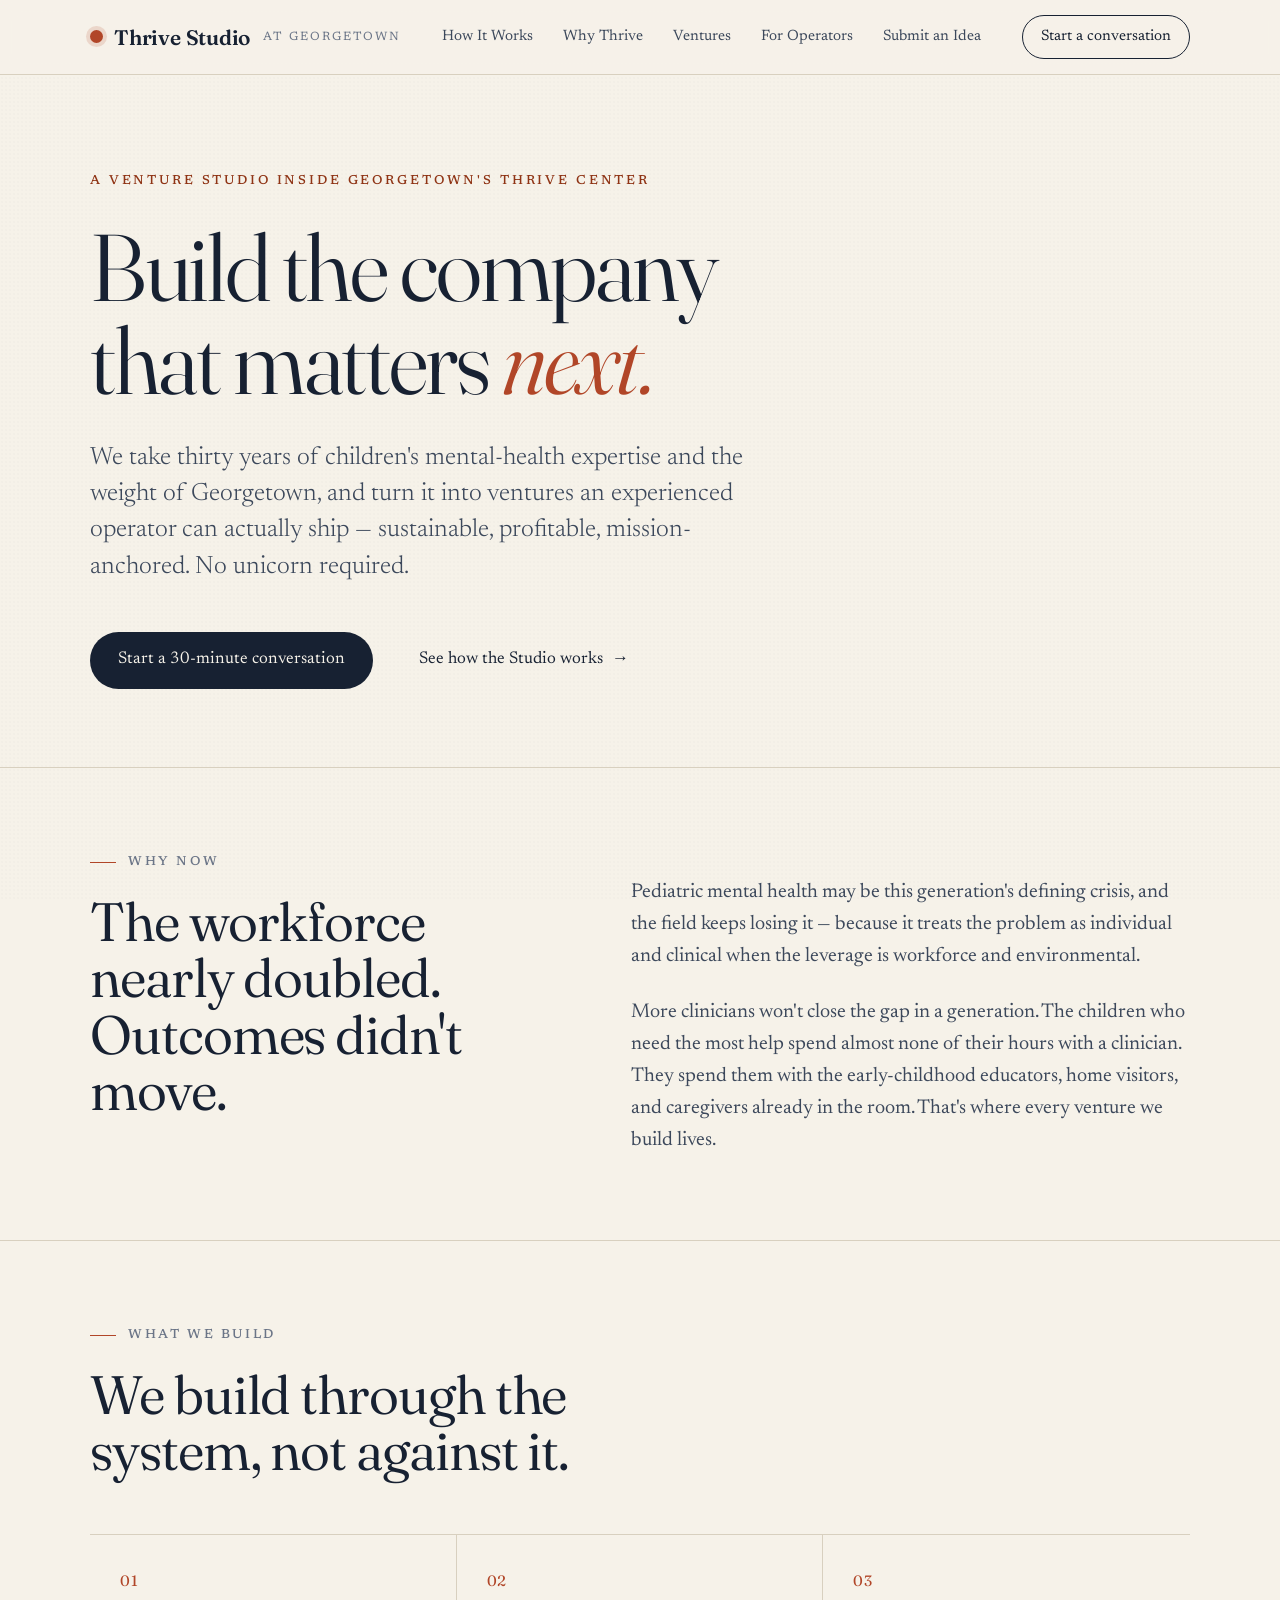
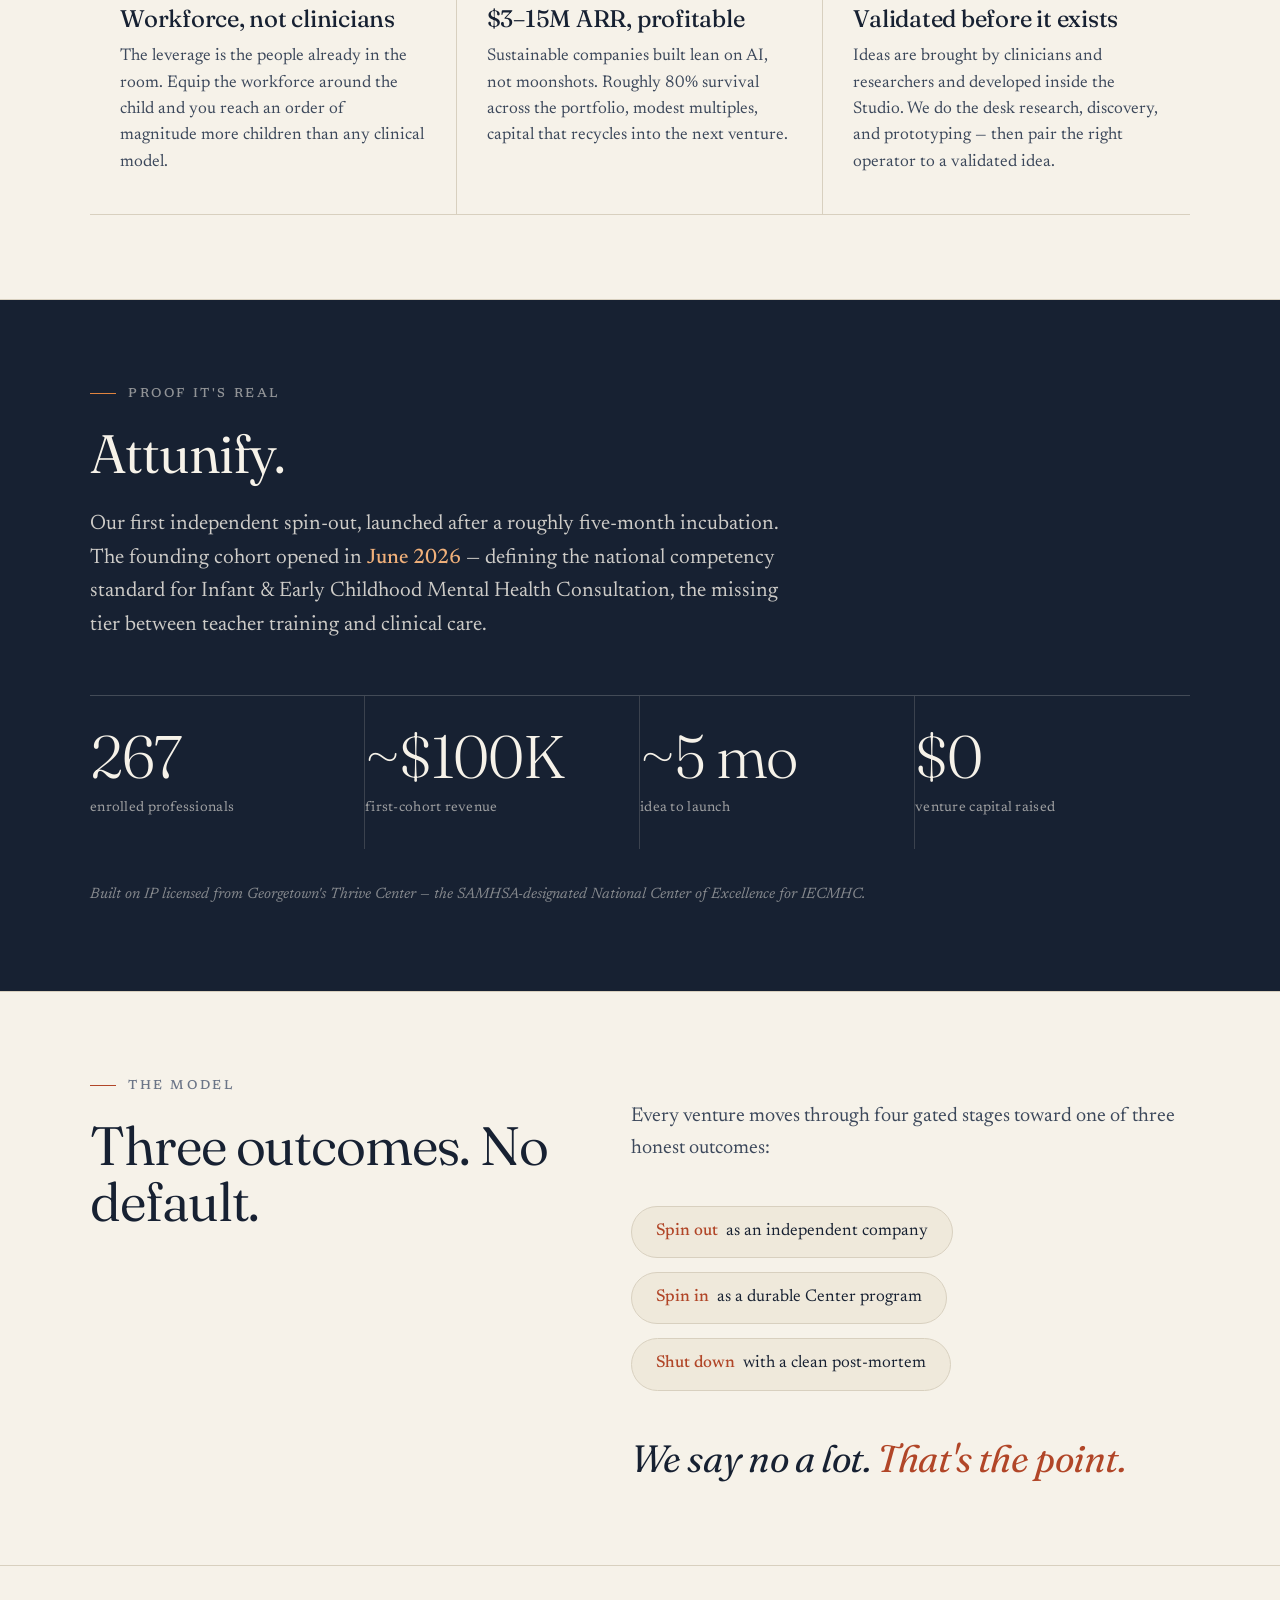
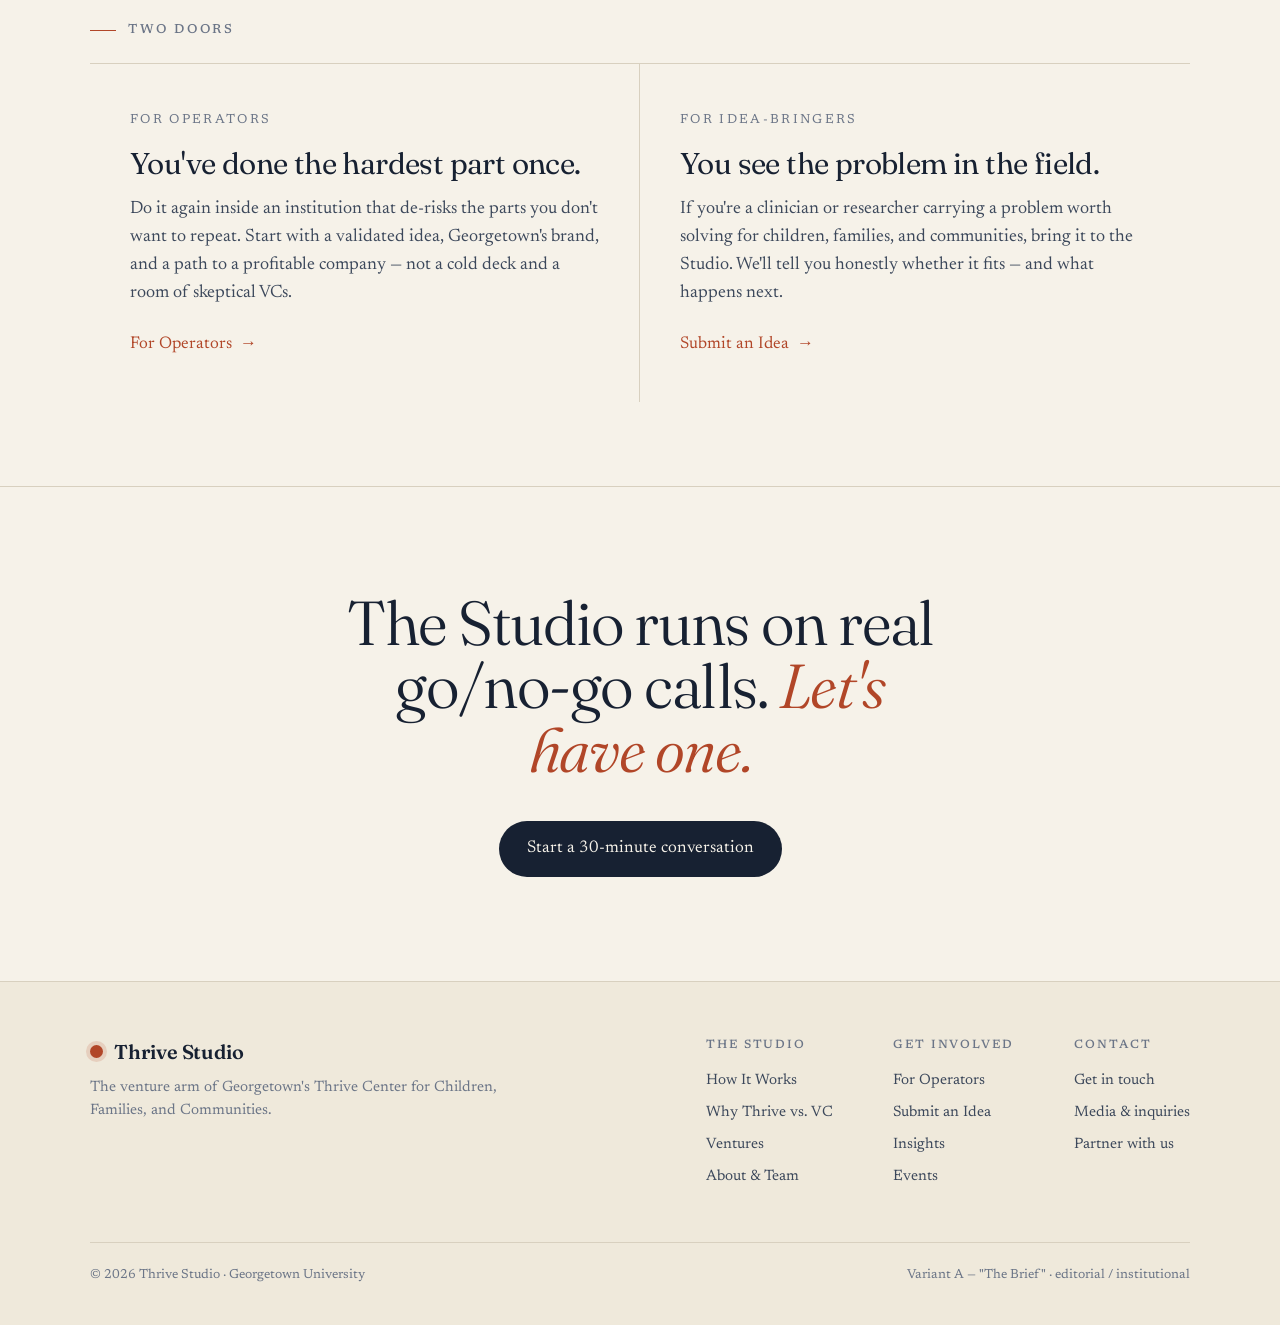
<file: _archive_v2/variants/home-a.html>
<!DOCTYPE html>
<html lang="en">
<head>
<meta charset="utf-8" />
<meta name="viewport" content="width=device-width, initial-scale=1" />
<title>Thrive Studio — Build the company that matters next</title>
<meta name="description" content="A venture studio inside Georgetown's Thrive Center. We turn 30 years of children's mental-health expertise into ventures an experienced operator can actually ship." />
<link rel="preconnect" href="https://fonts.googleapis.com" />
<link rel="preconnect" href="https://fonts.gstatic.com" crossorigin />
<link href="https://fonts.googleapis.com/css2?family=Fraunces:ital,opsz,wght@0,9..144,300..700;1,9..144,400..600&family=Newsreader:ital,opsz,wght@0,6..72,300..600;1,6..72,300..500&display=swap" rel="stylesheet" />
<style>
  :root{
    --paper:#f6f2e9;
    --paper-deep:#efe9db;
    --ink:#172132;
    --ink-soft:#3c485b;
    --ink-faint:#6b7587;
    --clay:#b14628;
    --clay-deep:#8f3415;
    --rule:#d8d0bf;
    --serif:"Newsreader",Georgia,serif;
    --display:"Fraunces",Georgia,serif;
  }
  *{box-sizing:border-box;margin:0;padding:0}
  html{scroll-behavior:smooth}
  body{
    background:var(--paper);
    color:var(--ink);
    font-family:var(--serif);
    font-size:19px;
    line-height:1.55;
    -webkit-font-smoothing:antialiased;
    text-rendering:optimizeLegibility;
  }
  .wrap{max-width:1180px;margin:0 auto;padding:0 40px}
  a{color:inherit}
  /* texture */
  body::before{
    content:"";position:fixed;inset:0;pointer-events:none;z-index:0;
    background-image:radial-gradient(rgba(23,33,50,.025) 1px,transparent 1px);
    background-size:4px 4px;mix-blend-mode:multiply;opacity:.6;
  }
  /* ---------- nav ---------- */
  header.nav{position:sticky;top:0;z-index:50;background:rgba(246,242,233,.86);backdrop-filter:blur(8px);border-bottom:1px solid var(--rule)}
  .nav-inner{display:flex;align-items:center;justify-content:space-between;height:74px}
  .brand{font-family:var(--display);font-weight:600;font-size:21px;letter-spacing:-.01em;display:flex;align-items:center;gap:11px}
  .brand .mark{width:13px;height:13px;border-radius:50%;background:var(--clay);box-shadow:0 0 0 4px rgba(177,70,40,.16)}
  .brand small{font-family:var(--serif);font-weight:400;font-size:12px;letter-spacing:.16em;text-transform:uppercase;color:var(--ink-faint);margin-left:2px}
  nav.links{display:flex;gap:30px;align-items:center;font-size:15px}
  nav.links a{text-decoration:none;color:var(--ink-soft);transition:color .2s}
  nav.links a:hover{color:var(--clay)}
  .nav-cta{font-family:var(--serif);font-size:15px;border:1px solid var(--ink);border-radius:40px;padding:9px 18px;text-decoration:none;transition:all .2s}
  .nav-cta:hover{background:var(--ink);color:var(--paper)}
  @media(max-width:860px){nav.links{display:none}}
  /* ---------- hero ---------- */
  .hero{position:relative;z-index:1;padding:96px 0 78px;border-bottom:1px solid var(--rule)}
  .eyebrow{font-size:13px;letter-spacing:.22em;text-transform:uppercase;color:var(--clay-deep);font-weight:500;margin-bottom:30px}
  h1.headline{font-family:var(--display);font-weight:340;font-size:clamp(46px,7.4vw,104px);line-height:.98;letter-spacing:-.025em}
  h1.headline em{font-style:italic;color:var(--clay)}
  .lede{font-size:clamp(20px,2.3vw,25px);line-height:1.45;color:var(--ink-soft);max-width:680px;margin-top:34px;font-weight:330}
  .hero-cta{display:flex;gap:18px;align-items:center;margin-top:46px;flex-wrap:wrap}
  .btn{font-family:var(--serif);font-size:17px;text-decoration:none;border-radius:46px;padding:15px 28px;transition:all .22s;display:inline-flex;align-items:center;gap:9px}
  .btn-primary{background:var(--ink);color:var(--paper)}
  .btn-primary:hover{background:var(--clay);transform:translateY(-2px)}
  .btn-ghost{color:var(--ink);border-bottom:1px solid transparent}
  .btn-ghost:hover{color:var(--clay)}
  .btn-ghost .arr{transition:transform .2s}
  .btn-ghost:hover .arr{transform:translateX(4px)}
  /* fade-up */
  .fu{opacity:0;transform:translateY(18px);animation:fu .9s cubic-bezier(.2,.7,.2,1) forwards}
  @keyframes fu{to{opacity:1;transform:none}}
  .d1{animation-delay:.05s}.d2{animation-delay:.16s}.d3{animation-delay:.28s}.d4{animation-delay:.4s}.d5{animation-delay:.52s}
  /* ---------- section frame ---------- */
  section.band{position:relative;z-index:1;padding:84px 0;border-bottom:1px solid var(--rule)}
  .kicker{font-size:13px;letter-spacing:.2em;text-transform:uppercase;color:var(--ink-faint);font-weight:500;margin-bottom:22px;display:flex;align-items:center;gap:12px}
  .kicker::before{content:"";width:26px;height:1px;background:var(--clay)}
  h2.sec{font-family:var(--display);font-weight:360;font-size:clamp(32px,4.3vw,54px);line-height:1.04;letter-spacing:-.02em;max-width:18ch}
  .sec-body{font-size:20px;color:var(--ink-soft);max-width:62ch;margin-top:24px;line-height:1.6}
  /* why-now two col */
  .twocol{display:grid;grid-template-columns:.92fr 1.08fr;gap:64px;align-items:start}
  @media(max-width:840px){.twocol{grid-template-columns:1fr;gap:30px}}
  /* what we build cards */
  .cards{display:grid;grid-template-columns:repeat(3,1fr);gap:0;margin-top:54px;border-top:1px solid var(--rule)}
  @media(max-width:840px){.cards{grid-template-columns:1fr}}
  .card{padding:34px 30px 38px;border-right:1px solid var(--rule);border-bottom:1px solid var(--rule)}
  .card:last-child{border-right:none}
  .card .num{font-family:var(--display);font-size:15px;color:var(--clay);letter-spacing:.04em}
  .card h3{font-family:var(--display);font-weight:430;font-size:24px;margin:14px 0 12px;letter-spacing:-.01em;line-height:1.1}
  .card p{font-size:17px;color:var(--ink-soft);line-height:1.55}
  /* proof */
  .proof{background:var(--ink);color:var(--paper);border-bottom:none}
  .proof .kicker{color:rgba(246,242,233,.55)}
  .proof .kicker::before{background:#e0843f}
  .proof h2.sec{color:var(--paper)}
  .proof .proof-lede{font-size:21px;color:rgba(246,242,233,.82);max-width:60ch;margin-top:26px;line-height:1.6}
  .proof .proof-lede b{color:#f0b07a;font-weight:500}
  .stats{display:grid;grid-template-columns:repeat(4,1fr);gap:0;margin-top:52px;border-top:1px solid rgba(246,242,233,.2)}
  @media(max-width:760px){.stats{grid-template-columns:repeat(2,1fr)}}
  .stat{padding:30px 24px 30px 0;border-right:1px solid rgba(246,242,233,.16)}
  .stat:last-child{border-right:none}
  .stat .big{font-family:var(--display);font-weight:300;font-size:clamp(38px,5vw,60px);line-height:1;letter-spacing:-.02em}
  .stat .lab{font-size:14px;color:rgba(246,242,233,.6);margin-top:12px;letter-spacing:.02em}
  .proof-note{margin-top:34px;font-size:15px;color:rgba(246,242,233,.5);font-style:italic}
  /* model honesty */
  .outcomes{display:flex;gap:14px;flex-wrap:wrap;margin-top:42px}
  .pill{border:1px solid var(--rule);border-radius:44px;padding:12px 24px;font-size:17px;background:var(--paper-deep)}
  .pill b{color:var(--clay);font-weight:500}
  .say-no{font-family:var(--display);font-style:italic;font-weight:380;font-size:clamp(24px,3.4vw,38px);line-height:1.18;margin-top:46px;letter-spacing:-.01em;max-width:22ch}
  .say-no span{color:var(--clay)}
  /* two doors */
  .doors{display:grid;grid-template-columns:1fr 1fr;gap:0;border-top:1px solid var(--rule);margin-top:6px}
  @media(max-width:760px){.doors{grid-template-columns:1fr}}
  .door{padding:46px 40px 44px;border-right:1px solid var(--rule);transition:background .25s}
  .door:last-child{border-right:none}
  .door:hover{background:var(--paper-deep)}
  .door .dk{font-size:13px;letter-spacing:.18em;text-transform:uppercase;color:var(--ink-faint);margin-bottom:18px}
  .door h3{font-family:var(--display);font-weight:380;font-size:30px;line-height:1.08;letter-spacing:-.02em}
  .door p{font-size:18px;color:var(--ink-soft);margin-top:16px;line-height:1.55}
  .door .go{display:inline-flex;gap:8px;align-items:center;margin-top:24px;color:var(--clay);text-decoration:none;font-size:17px}
  .door .go .arr{transition:transform .2s}
  .door:hover .go .arr{transform:translateX(5px)}
  /* closing cta */
  .closing{text-align:center;padding:104px 0}
  .closing h2{font-family:var(--display);font-weight:330;font-size:clamp(34px,5vw,62px);line-height:1.02;letter-spacing:-.02em;max-width:16ch;margin:0 auto}
  .closing h2 em{font-style:italic;color:var(--clay)}
  .closing .btn{margin-top:40px}
  /* footer */
  footer{background:var(--paper-deep);border-top:1px solid var(--rule);padding:54px 0 40px;position:relative;z-index:1}
  .foot-grid{display:flex;justify-content:space-between;gap:40px;flex-wrap:wrap}
  .foot-brand{font-family:var(--display);font-size:19px;max-width:34ch}
  .foot-brand p{font-family:var(--serif);font-size:15px;color:var(--ink-faint);margin-top:10px;line-height:1.5}
  .foot-cols{display:flex;gap:60px;flex-wrap:wrap}
  .foot-col h4{font-size:12px;letter-spacing:.16em;text-transform:uppercase;color:var(--ink-faint);margin-bottom:14px;font-weight:500}
  .foot-col a{display:block;text-decoration:none;color:var(--ink-soft);font-size:15px;margin-bottom:9px;transition:color .2s}
  .foot-col a:hover{color:var(--clay)}
  .foot-base{margin-top:44px;padding-top:22px;border-top:1px solid var(--rule);display:flex;justify-content:space-between;flex-wrap:wrap;gap:10px;font-size:13px;color:var(--ink-faint)}
</style>
</head>
<body>
<header class="nav">
  <div class="wrap nav-inner">
    <a href="#" style="text-decoration:none" class="brand"><span class="mark"></span>Thrive&nbsp;Studio<small>at Georgetown</small></a>
    <nav class="links">
      <a href="#">How It Works</a>
      <a href="#">Why Thrive</a>
      <a href="#">Ventures</a>
      <a href="#">For Operators</a>
      <a href="#">Submit an Idea</a>
    </nav>
    <a href="#" class="nav-cta">Start a conversation</a>
  </div>
</header>

<section class="hero">
  <div class="wrap">
    <div class="eyebrow fu d1">A venture studio inside Georgetown's Thrive Center</div>
    <h1 class="headline fu d2">Build the company<br>that matters <em>next.</em></h1>
    <p class="lede fu d3">We take thirty years of children's mental-health expertise and the weight of Georgetown, and turn it into ventures an experienced operator can actually ship — sustainable, profitable, mission-anchored. No unicorn required.</p>
    <div class="hero-cta fu d4">
      <a href="#" class="btn btn-primary">Start a 30-minute conversation</a>
      <a href="#" class="btn btn-ghost">See how the Studio works <span class="arr">&rarr;</span></a>
    </div>
  </div>
</section>

<section class="band">
  <div class="wrap twocol">
    <div>
      <div class="kicker">Why now</div>
      <h2 class="sec">The workforce nearly doubled. Outcomes didn't move.</h2>
    </div>
    <div>
      <p class="sec-body">Pediatric mental health may be this generation's defining crisis, and the field keeps losing it — because it treats the problem as individual and clinical when the leverage is workforce and environmental.</p>
      <p class="sec-body">More clinicians won't close the gap in a generation. The children who need the most help spend almost none of their hours with a clinician. They spend them with the early-childhood educators, home visitors, and caregivers already in the room. That's where every venture we build lives.</p>
    </div>
  </div>
</section>

<section class="band">
  <div class="wrap">
    <div class="kicker">What we build</div>
    <h2 class="sec">We build through the system, not against it.</h2>
    <div class="cards">
      <div class="card">
        <div class="num">01</div>
        <h3>Workforce, not clinicians</h3>
        <p>The leverage is the people already in the room. Equip the workforce around the child and you reach an order of magnitude more children than any clinical model.</p>
      </div>
      <div class="card">
        <div class="num">02</div>
        <h3>$3–15M ARR, profitable</h3>
        <p>Sustainable companies built lean on AI, not moonshots. Roughly 80% survival across the portfolio, modest multiples, capital that recycles into the next venture.</p>
      </div>
      <div class="card">
        <div class="num">03</div>
        <h3>Validated before it exists</h3>
        <p>Ideas are brought by clinicians and researchers and developed inside the Studio. We do the desk research, discovery, and prototyping — then pair the right operator to a validated idea.</p>
      </div>
    </div>
  </div>
</section>

<section class="band proof">
  <div class="wrap">
    <div class="kicker">Proof it's real</div>
    <h2 class="sec">Attunify.</h2>
    <p class="proof-lede">Our first independent spin-out, launched after a roughly five-month incubation. The founding cohort opened in <b>June 2026</b> — defining the national competency standard for Infant &amp; Early Childhood Mental Health Consultation, the missing tier between teacher training and clinical care.</p>
    <div class="stats">
      <div class="stat"><div class="big">267</div><div class="lab">enrolled professionals</div></div>
      <div class="stat"><div class="big">~$100K</div><div class="lab">first-cohort revenue</div></div>
      <div class="stat"><div class="big">~5 mo</div><div class="lab">idea to launch</div></div>
      <div class="stat"><div class="big">$0</div><div class="lab">venture capital raised</div></div>
    </div>
    <p class="proof-note">Built on IP licensed from Georgetown's Thrive Center — the SAMHSA-designated National Center of Excellence for IECMHC.</p>
  </div>
</section>

<section class="band">
  <div class="wrap twocol">
    <div>
      <div class="kicker">The model</div>
      <h2 class="sec">Three outcomes. No default.</h2>
    </div>
    <div>
      <p class="sec-body">Every venture moves through four gated stages toward one of three honest outcomes:</p>
      <div class="outcomes">
        <span class="pill"><b>Spin out</b> &nbsp;as an independent company</span>
        <span class="pill"><b>Spin in</b> &nbsp;as a durable Center program</span>
        <span class="pill"><b>Shut down</b> &nbsp;with a clean post-mortem</span>
      </div>
      <p class="say-no">We say no a lot. <span>That's the point.</span></p>
    </div>
  </div>
</section>

<section class="band" style="padding-top:54px">
  <div class="wrap">
    <div class="kicker">Two doors</div>
    <div class="doors">
      <div class="door">
        <div class="dk">For operators</div>
        <h3>You've done the hardest part once.</h3>
        <p>Do it again inside an institution that de-risks the parts you don't want to repeat. Start with a validated idea, Georgetown's brand, and a path to a profitable company — not a cold deck and a room of skeptical VCs.</p>
        <a href="#" class="go">For Operators <span class="arr">&rarr;</span></a>
      </div>
      <div class="door">
        <div class="dk">For idea-bringers</div>
        <h3>You see the problem in the field.</h3>
        <p>If you're a clinician or researcher carrying a problem worth solving for children, families, and communities, bring it to the Studio. We'll tell you honestly whether it fits — and what happens next.</p>
        <a href="#" class="go">Submit an Idea <span class="arr">&rarr;</span></a>
      </div>
    </div>
  </div>
</section>

<section class="closing">
  <div class="wrap">
    <h2>The Studio runs on real go/no-go calls. <em>Let's have one.</em></h2>
    <a href="#" class="btn btn-primary">Start a 30-minute conversation</a>
  </div>
</section>

<footer>
  <div class="wrap">
    <div class="foot-grid">
      <div class="foot-brand">
        <span class="brand" style="font-size:20px"><span class="mark"></span>Thrive Studio</span>
        <p>The venture arm of Georgetown's Thrive Center for Children, Families, and Communities.</p>
      </div>
      <div class="foot-cols">
        <div class="foot-col">
          <h4>The Studio</h4>
          <a href="#">How It Works</a>
          <a href="#">Why Thrive vs. VC</a>
          <a href="#">Ventures</a>
          <a href="#">About &amp; Team</a>
        </div>
        <div class="foot-col">
          <h4>Get involved</h4>
          <a href="#">For Operators</a>
          <a href="#">Submit an Idea</a>
          <a href="#">Insights</a>
          <a href="#">Events</a>
        </div>
        <div class="foot-col">
          <h4>Contact</h4>
          <a href="#">Get in touch</a>
          <a href="#">Media &amp; inquiries</a>
          <a href="#">Partner with us</a>
        </div>
      </div>
    </div>
    <div class="foot-base">
      <span>© 2026 Thrive Studio · Georgetown University</span>
      <span>Variant A — "The Brief" · editorial / institutional</span>
    </div>
  </div>
</footer>
</body>
</html>
</file>
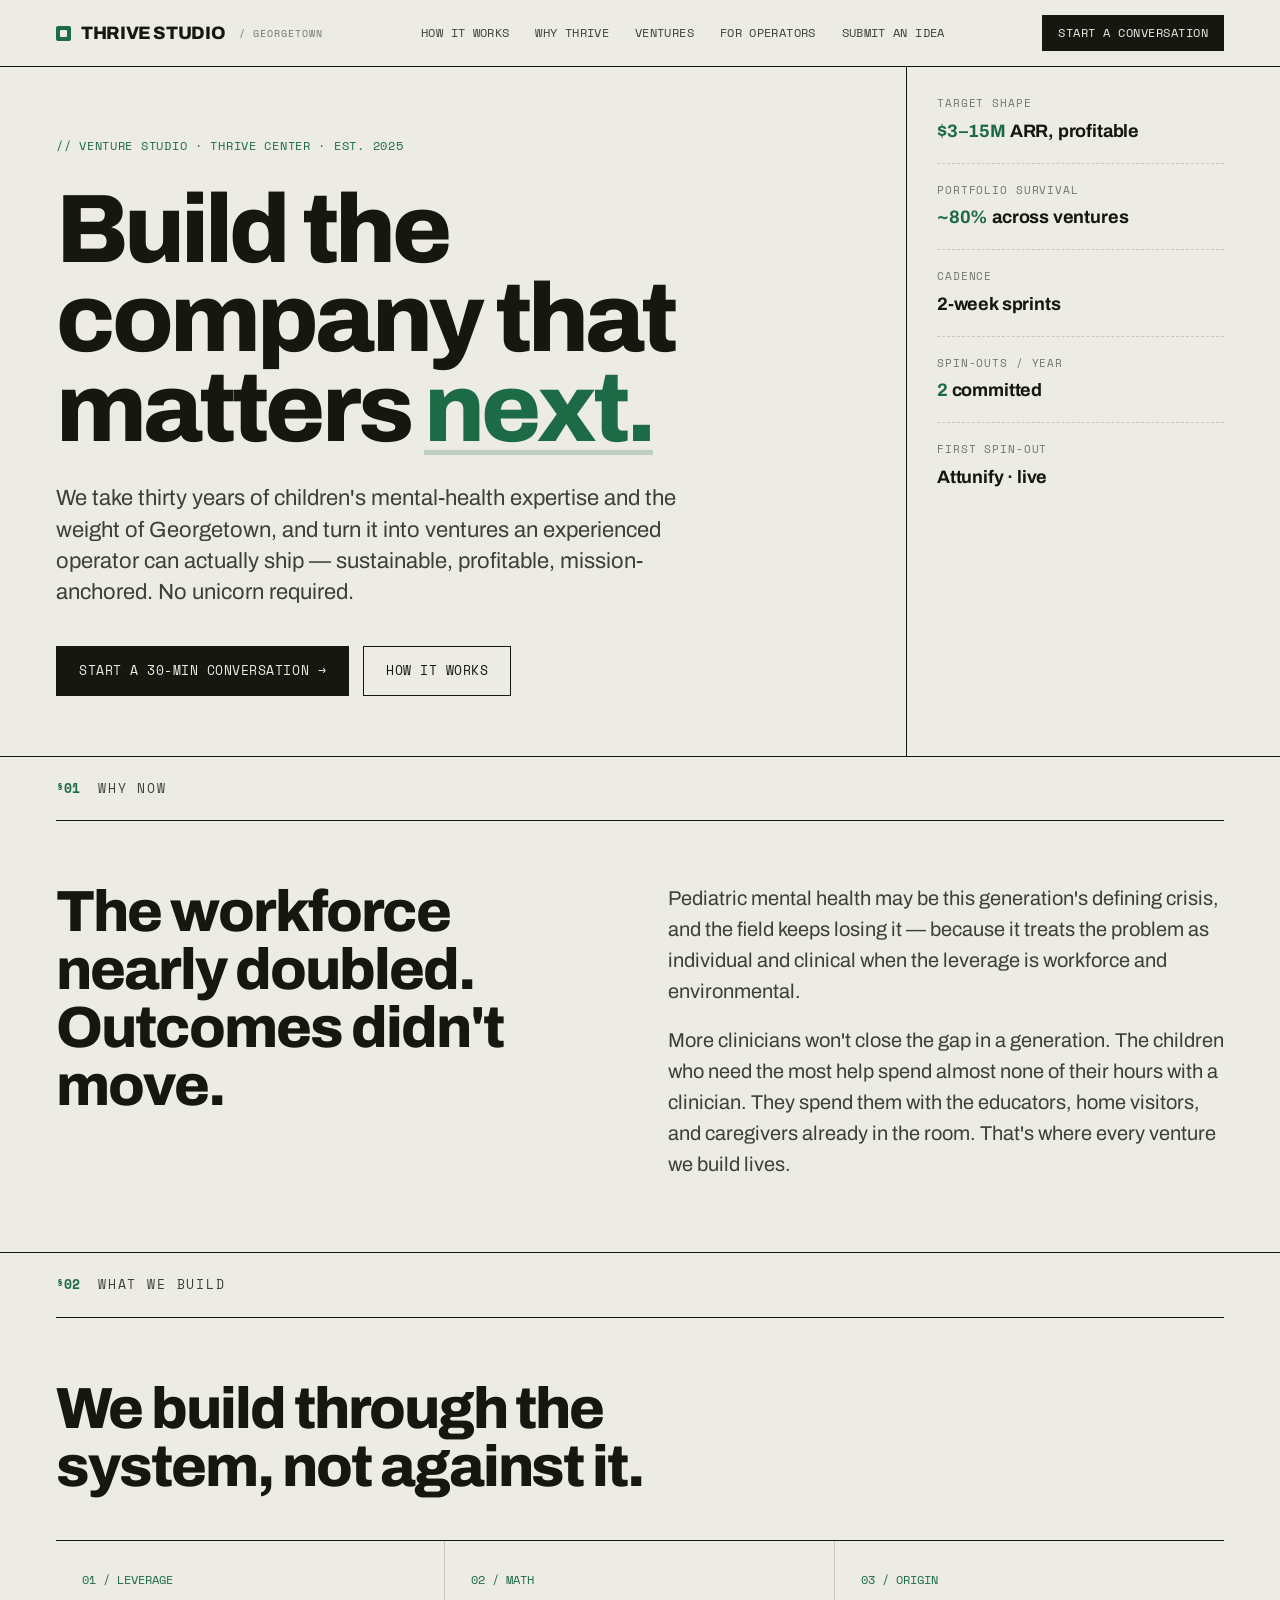
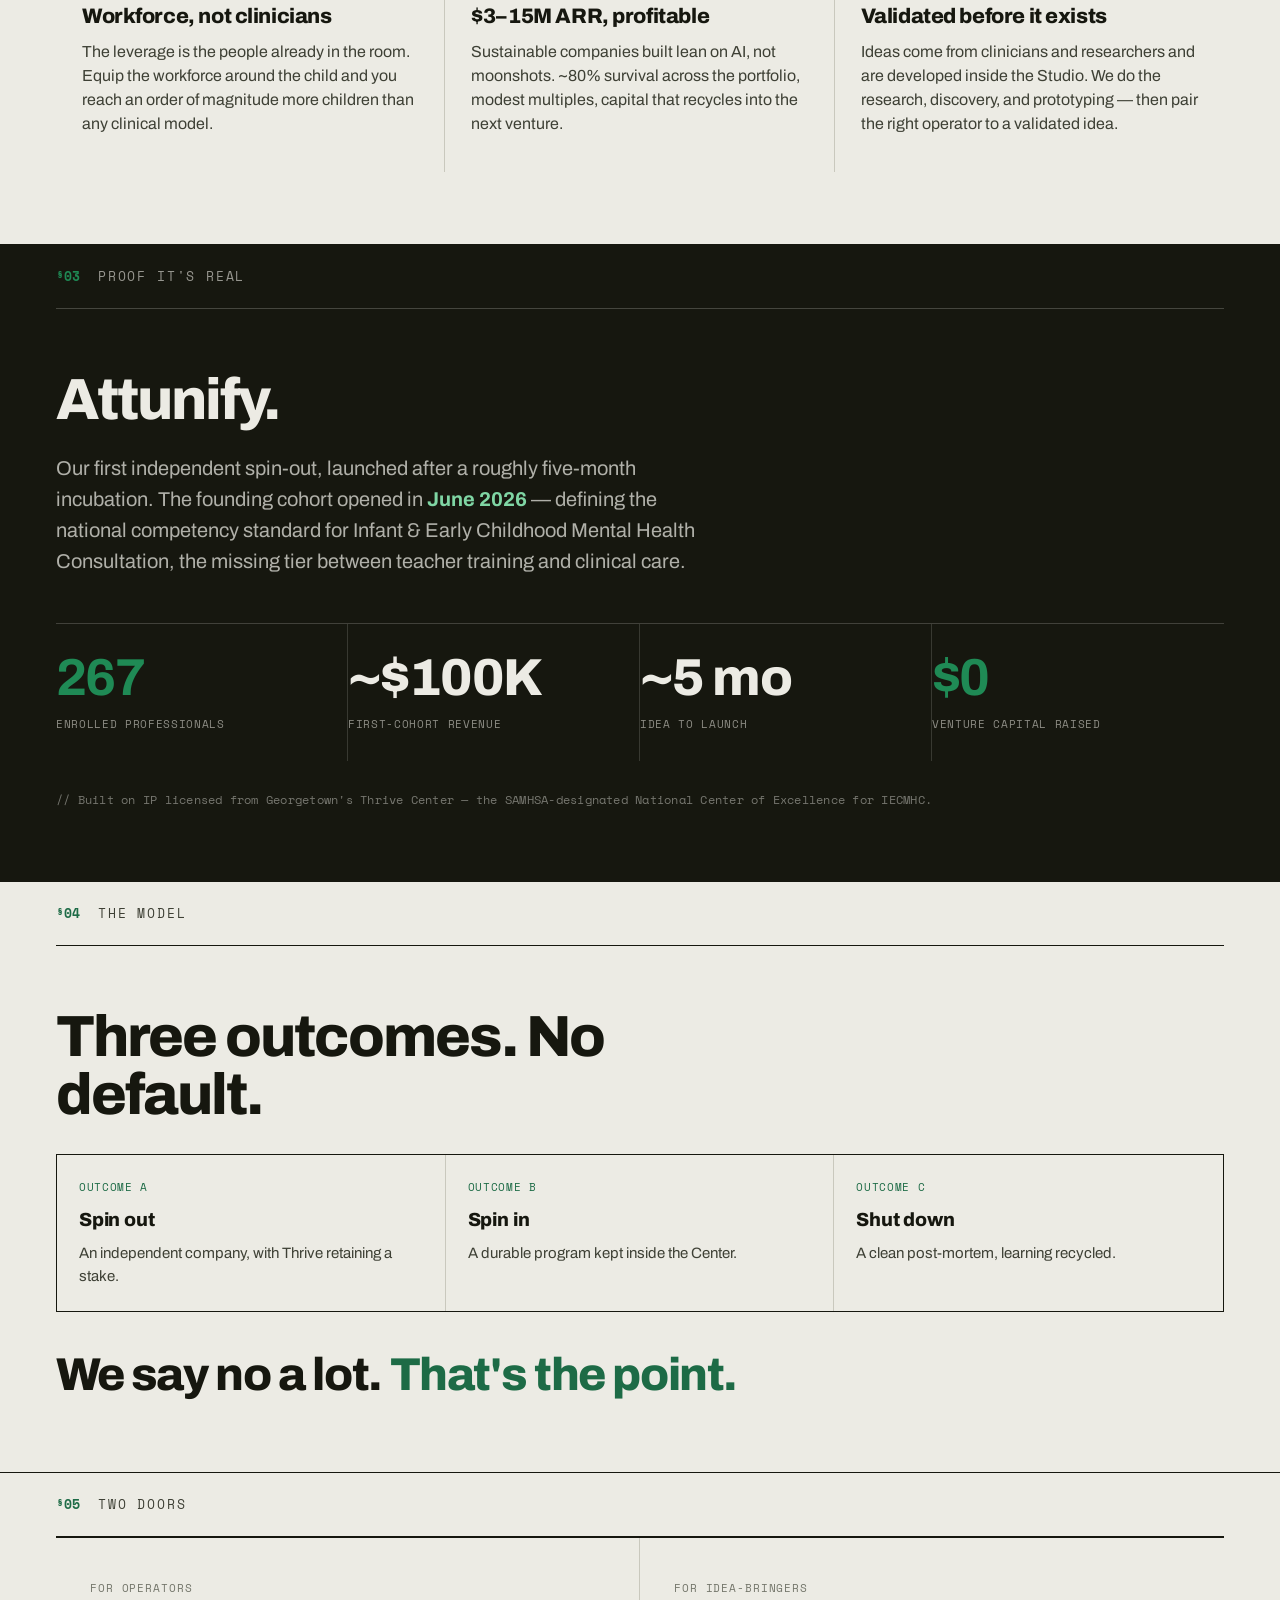
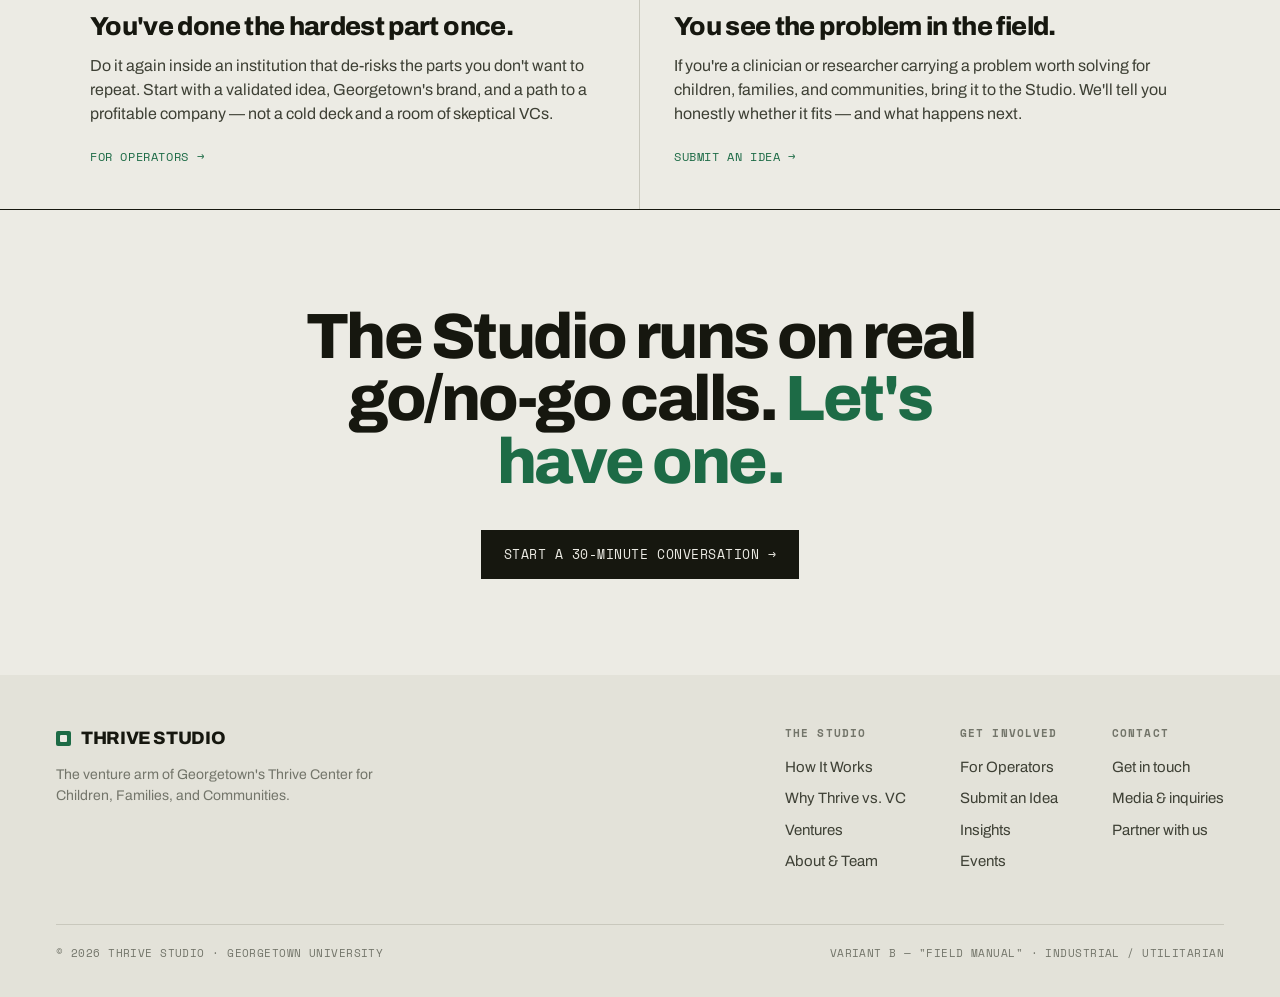
<file: _archive_v2/variants/home-b.html>
<!DOCTYPE html>
<html lang="en">
<head>
<meta charset="utf-8" />
<meta name="viewport" content="width=device-width, initial-scale=1" />
<title>Thrive Studio — Build the company that matters next</title>
<meta name="description" content="A venture studio inside Georgetown's Thrive Center. We turn 30 years of children's mental-health expertise into ventures an experienced operator can actually ship." />
<link rel="preconnect" href="https://fonts.googleapis.com" />
<link rel="preconnect" href="https://fonts.gstatic.com" crossorigin />
<link href="https://fonts.googleapis.com/css2?family=Archivo:ital,wght@0,300..900;1,400..700&family=Space+Mono:wght@400;700&display=swap" rel="stylesheet" />
<style>
  :root{
    --paper:#ecebe4;
    --paper-2:#e3e2d9;
    --ink:#16170f;
    --ink-2:#3e4035;
    --ink-3:#73756a;
    --line:#c9c8bd;
    --line-strong:#16170f;
    --green:#1d6b46;
    --green-bright:#1f8a55;
    --sans:"Archivo",-apple-system,sans-serif;
    --mono:"Space Mono",ui-monospace,monospace;
  }
  *{box-sizing:border-box;margin:0;padding:0}
  html{scroll-behavior:smooth}
  body{background:var(--paper);color:var(--ink);font-family:var(--sans);font-size:17px;line-height:1.5;-webkit-font-smoothing:antialiased}
  .wrap{max-width:1240px;margin:0 auto;padding:0 36px}
  a{color:inherit}
  .mono{font-family:var(--mono);font-size:12px;letter-spacing:.04em;text-transform:uppercase}
  /* nav */
  header.nav{position:sticky;top:0;z-index:50;background:var(--paper);border-bottom:1.5px solid var(--line-strong)}
  .nav-inner{display:flex;align-items:center;justify-content:space-between;height:66px}
  .brand{display:flex;align-items:center;gap:10px;text-decoration:none;font-weight:800;font-size:18px;letter-spacing:-.02em}
  .brand .mk{width:15px;height:15px;background:var(--green);border-radius:2px;position:relative}
  .brand .mk::after{content:"";position:absolute;inset:4px;background:var(--paper);border-radius:1px}
  .brand .tag{font-family:var(--mono);font-size:10px;font-weight:400;color:var(--ink-3);letter-spacing:.1em;margin-left:4px;text-transform:uppercase}
  nav.links{display:flex;gap:26px;font-family:var(--mono);font-size:12px;text-transform:uppercase;letter-spacing:.03em}
  nav.links a{text-decoration:none;color:var(--ink-2);transition:color .15s}
  nav.links a:hover{color:var(--green)}
  .nav-cta{font-family:var(--mono);font-size:12px;text-transform:uppercase;letter-spacing:.04em;background:var(--ink);color:var(--paper);padding:9px 16px;text-decoration:none;transition:background .18s}
  .nav-cta:hover{background:var(--green)}
  @media(max-width:920px){nav.links{display:none}}
  /* hero */
  .hero{border-bottom:1.5px solid var(--line-strong);position:relative;overflow:hidden}
  .hero-grid{display:grid;grid-template-columns:1fr 318px}
  @media(max-width:960px){.hero-grid{grid-template-columns:1fr}}
  .hero-main{padding:70px 0 60px;padding-right:48px}
  .hero-rail{border-left:1.5px solid var(--line-strong);padding:28px 0 28px 30px;display:flex;flex-direction:column;gap:0}
  @media(max-width:960px){.hero-rail{border-left:none;border-top:1.5px solid var(--line-strong);padding-left:0}}
  .coord{font-family:var(--mono);font-size:12px;color:var(--green);margin-bottom:30px;letter-spacing:.06em}
  h1.headline{font-weight:800;font-size:clamp(44px,7.6vw,108px);line-height:.92;letter-spacing:-.04em}
  h1.headline .next{color:var(--green);position:relative;white-space:nowrap}
  h1.headline .next::after{content:"";position:absolute;left:0;right:0;bottom:.06em;height:5px;background:var(--green);opacity:.22}
  .lede{font-size:clamp(18px,2vw,22px);line-height:1.42;color:var(--ink-2);max-width:660px;margin-top:30px;font-weight:400}
  .hero-cta{display:flex;gap:14px;margin-top:38px;flex-wrap:wrap}
  .btn{font-family:var(--mono);font-size:13px;text-transform:uppercase;letter-spacing:.04em;text-decoration:none;padding:14px 22px;transition:all .18s;display:inline-flex;align-items:center;gap:8px;border:1.5px solid var(--ink)}
  .btn-primary{background:var(--ink);color:var(--paper)}
  .btn-primary:hover{background:var(--green);border-color:var(--green)}
  .btn-ghost{background:transparent;color:var(--ink)}
  .btn-ghost:hover{background:var(--ink);color:var(--paper)}
  .rail-item{padding:18px 0;border-bottom:1px dashed var(--line)}
  .rail-item:first-child{padding-top:0}
  .rail-item .rk{font-family:var(--mono);font-size:11px;color:var(--ink-3);text-transform:uppercase;letter-spacing:.08em}
  .rail-item .rv{font-weight:700;font-size:18px;margin-top:6px;letter-spacing:-.01em}
  .rail-item .rv b{color:var(--green)}
  /* fade */
  .fu{opacity:0;transform:translateY(14px);animation:fu .7s cubic-bezier(.2,.7,.2,1) forwards}
  @keyframes fu{to{opacity:1;transform:none}}
  .d1{animation-delay:.04s}.d2{animation-delay:.13s}.d3{animation-delay:.24s}.d4{animation-delay:.35s}.d5{animation-delay:.46s}
  /* section header bar */
  .secbar{display:flex;align-items:baseline;gap:18px;padding:22px 0;border-bottom:1.5px solid var(--line-strong)}
  .secbar .no{font-family:var(--mono);font-size:13px;color:var(--green);font-weight:700}
  .secbar .ti{font-family:var(--mono);font-size:13px;text-transform:uppercase;letter-spacing:.14em;color:var(--ink-2)}
  section{border-bottom:1.5px solid var(--line-strong)}
  .pad{padding:62px 0 72px}
  h2.big{font-weight:800;font-size:clamp(30px,4.6vw,58px);line-height:1;letter-spacing:-.035em;max-width:17ch}
  .body-lg{font-size:20px;line-height:1.55;color:var(--ink-2);max-width:60ch}
  .twocol{display:grid;grid-template-columns:1fr 1fr;gap:56px;align-items:start}
  @media(max-width:840px){.twocol{grid-template-columns:1fr;gap:26px}}
  .stack p+p{margin-top:18px}
  /* what we build */
  .grid3{display:grid;grid-template-columns:repeat(3,1fr);border-top:1.5px solid var(--line-strong);margin-top:44px}
  @media(max-width:840px){.grid3{grid-template-columns:1fr}}
  .cell{padding:30px 26px 36px;border-right:1px solid var(--line)}
  .cell:last-child{border-right:none}
  .cell .cn{font-family:var(--mono);font-size:12px;color:var(--green)}
  .cell h3{font-weight:800;font-size:21px;margin:16px 0 12px;letter-spacing:-.02em;line-height:1.08}
  .cell p{font-size:16px;color:var(--ink-2);line-height:1.5}
  /* proof dark */
  .proof{background:var(--ink);color:var(--paper)}
  .proof .secbar{border-color:rgba(236,235,228,.22)}
  .proof .secbar .ti{color:rgba(236,235,228,.6)}
  .proof .secbar .no{color:var(--green-bright)}
  .proof h2.big{color:var(--paper)}
  .proof .body-lg{color:rgba(236,235,228,.72)}
  .proof .body-lg b{color:#7fd6a4;font-weight:700}
  .statrow{display:grid;grid-template-columns:repeat(4,1fr);border-top:1px solid rgba(236,235,228,.2);margin-top:46px}
  @media(max-width:680px){.statrow{grid-template-columns:repeat(2,1fr)}}
  .st{padding:28px 20px 28px 0;border-right:1px solid rgba(236,235,228,.16)}
  .st:nth-child(4){border-right:none}
  .st .v{font-weight:800;font-size:clamp(34px,4.6vw,52px);letter-spacing:-.03em;line-height:1}
  .st .v b{color:var(--green-bright)}
  .st .l{font-family:var(--mono);font-size:11px;text-transform:uppercase;letter-spacing:.06em;color:rgba(236,235,228,.55);margin-top:12px}
  .proof-note{font-family:var(--mono);font-size:12px;color:rgba(236,235,228,.45);margin-top:30px;letter-spacing:.02em}
  /* model */
  .outcomes{display:grid;grid-template-columns:repeat(3,1fr);border:1.5px solid var(--line-strong);margin-top:14px}
  @media(max-width:680px){.outcomes{grid-template-columns:1fr}}
  .oc{padding:24px 22px;border-right:1px solid var(--line)}
  .oc:last-child{border-right:none}
  .oc .on{font-family:var(--mono);font-size:11px;color:var(--green);text-transform:uppercase;letter-spacing:.06em}
  .oc .ot{font-weight:800;font-size:19px;margin-top:10px;letter-spacing:-.01em}
  .oc .od{font-size:15px;color:var(--ink-2);margin-top:8px}
  .sayno{font-weight:800;font-size:clamp(26px,4vw,46px);letter-spacing:-.03em;margin-top:40px;line-height:1.04}
  .sayno em{font-style:normal;color:var(--green)}
  /* doors */
  .doors{display:grid;grid-template-columns:1fr 1fr;border-top:1.5px solid var(--line-strong)}
  @media(max-width:760px){.doors{grid-template-columns:1fr}}
  .door{padding:42px 34px 40px;border-right:1px solid var(--line);transition:background .2s}
  .door:last-child{border-right:none}
  .door:hover{background:var(--paper-2)}
  .door .dk{font-family:var(--mono);font-size:11px;text-transform:uppercase;letter-spacing:.08em;color:var(--ink-3)}
  .door h3{font-weight:800;font-size:26px;margin-top:16px;letter-spacing:-.025em;line-height:1.05}
  .door p{font-size:16px;color:var(--ink-2);margin-top:14px;line-height:1.5}
  .door .go{font-family:var(--mono);font-size:12px;text-transform:uppercase;letter-spacing:.05em;color:var(--green);text-decoration:none;display:inline-flex;gap:8px;margin-top:22px}
  .door:hover .go .arr{transform:translateX(5px)}
  .door .go .arr{transition:transform .18s}
  /* closing */
  .closing{padding:96px 0;text-align:center}
  .closing h2{font-weight:800;font-size:clamp(32px,5vw,64px);letter-spacing:-.04em;line-height:.98;max-width:18ch;margin:0 auto}
  .closing h2 em{font-style:normal;color:var(--green)}
  .closing .btn{margin-top:36px}
  /* footer */
  footer{background:var(--paper-2);padding:50px 0 36px}
  .foot-grid{display:flex;justify-content:space-between;gap:40px;flex-wrap:wrap}
  .foot-brand{max-width:32ch}
  .foot-brand .fp{font-size:14px;color:var(--ink-3);margin-top:12px;line-height:1.5}
  .foot-cols{display:flex;gap:54px;flex-wrap:wrap}
  .foot-col h4{font-family:var(--mono);font-size:11px;letter-spacing:.1em;text-transform:uppercase;color:var(--ink-3);margin-bottom:14px}
  .foot-col a{display:block;text-decoration:none;color:var(--ink-2);font-size:15px;margin-bottom:9px;transition:color .15s}
  .foot-col a:hover{color:var(--green)}
  .foot-base{margin-top:42px;padding-top:20px;border-top:1px solid var(--line);display:flex;justify-content:space-between;flex-wrap:wrap;gap:10px;font-family:var(--mono);font-size:11px;color:var(--ink-3);text-transform:uppercase;letter-spacing:.04em}
</style>
</head>
<body>
<header class="nav">
  <div class="wrap nav-inner">
    <a href="#" class="brand"><span class="mk"></span>THRIVE STUDIO<span class="tag">/ Georgetown</span></a>
    <nav class="links">
      <a href="#">How It Works</a>
      <a href="#">Why Thrive</a>
      <a href="#">Ventures</a>
      <a href="#">For Operators</a>
      <a href="#">Submit an Idea</a>
    </nav>
    <a href="#" class="nav-cta">Start a conversation</a>
  </div>
</header>

<section class="hero">
  <div class="wrap hero-grid">
    <div class="hero-main">
      <div class="coord fu d1">// VENTURE STUDIO · THRIVE CENTER · EST. 2025</div>
      <h1 class="headline fu d2">Build the company that matters <span class="next">next.</span></h1>
      <p class="lede fu d3">We take thirty years of children's mental-health expertise and the weight of Georgetown, and turn it into ventures an experienced operator can actually ship — sustainable, profitable, mission-anchored. No unicorn required.</p>
      <div class="hero-cta fu d4">
        <a href="#" class="btn btn-primary">Start a 30-min conversation &rarr;</a>
        <a href="#" class="btn btn-ghost">How it works</a>
      </div>
    </div>
    <aside class="hero-rail fu d5">
      <div class="rail-item"><div class="rk">Target shape</div><div class="rv"><b>$3–15M</b> ARR, profitable</div></div>
      <div class="rail-item"><div class="rk">Portfolio survival</div><div class="rv"><b>~80%</b> across ventures</div></div>
      <div class="rail-item"><div class="rk">Cadence</div><div class="rv">2-week sprints</div></div>
      <div class="rail-item"><div class="rk">Spin-outs / year</div><div class="rv"><b>2</b> committed</div></div>
      <div class="rail-item" style="border-bottom:none"><div class="rk">First spin-out</div><div class="rv">Attunify · live</div></div>
    </aside>
  </div>
</section>

<section>
  <div class="wrap">
    <div class="secbar"><span class="no">§01</span><span class="ti">Why now</span></div>
    <div class="pad twocol">
      <h2 class="big">The workforce nearly doubled. Outcomes didn't move.</h2>
      <div class="body-lg stack">
        <p>Pediatric mental health may be this generation's defining crisis, and the field keeps losing it — because it treats the problem as individual and clinical when the leverage is workforce and environmental.</p>
        <p>More clinicians won't close the gap in a generation. The children who need the most help spend almost none of their hours with a clinician. They spend them with the educators, home visitors, and caregivers already in the room. That's where every venture we build lives.</p>
      </div>
    </div>
  </div>
</section>

<section>
  <div class="wrap">
    <div class="secbar"><span class="no">§02</span><span class="ti">What we build</span></div>
    <div class="pad">
      <h2 class="big">We build through the system, not against it.</h2>
      <div class="grid3">
        <div class="cell"><div class="cn">01 / LEVERAGE</div><h3>Workforce, not clinicians</h3><p>The leverage is the people already in the room. Equip the workforce around the child and you reach an order of magnitude more children than any clinical model.</p></div>
        <div class="cell"><div class="cn">02 / MATH</div><h3>$3–15M ARR, profitable</h3><p>Sustainable companies built lean on AI, not moonshots. ~80% survival across the portfolio, modest multiples, capital that recycles into the next venture.</p></div>
        <div class="cell"><div class="cn">03 / ORIGIN</div><h3>Validated before it exists</h3><p>Ideas come from clinicians and researchers and are developed inside the Studio. We do the research, discovery, and prototyping — then pair the right operator to a validated idea.</p></div>
      </div>
    </div>
  </div>
</section>

<section class="proof">
  <div class="wrap">
    <div class="secbar"><span class="no">§03</span><span class="ti">Proof it's real</span></div>
    <div class="pad">
      <h2 class="big">Attunify.</h2>
      <p class="body-lg" style="margin-top:24px">Our first independent spin-out, launched after a roughly five-month incubation. The founding cohort opened in <b>June 2026</b> — defining the national competency standard for Infant &amp; Early Childhood Mental Health Consultation, the missing tier between teacher training and clinical care.</p>
      <div class="statrow">
        <div class="st"><div class="v"><b>267</b></div><div class="l">enrolled professionals</div></div>
        <div class="st"><div class="v">~$100K</div><div class="l">first-cohort revenue</div></div>
        <div class="st"><div class="v">~5 mo</div><div class="l">idea to launch</div></div>
        <div class="st"><div class="v"><b>$0</b></div><div class="l">venture capital raised</div></div>
      </div>
      <p class="proof-note">// Built on IP licensed from Georgetown's Thrive Center — the SAMHSA-designated National Center of Excellence for IECMHC.</p>
    </div>
  </div>
</section>

<section>
  <div class="wrap">
    <div class="secbar"><span class="no">§04</span><span class="ti">The model</span></div>
    <div class="pad">
      <h2 class="big" style="margin-bottom:30px">Three outcomes. No default.</h2>
      <div class="outcomes">
        <div class="oc"><div class="on">Outcome A</div><div class="ot">Spin out</div><div class="od">An independent company, with Thrive retaining a stake.</div></div>
        <div class="oc"><div class="on">Outcome B</div><div class="ot">Spin in</div><div class="od">A durable program kept inside the Center.</div></div>
        <div class="oc"><div class="on">Outcome C</div><div class="ot">Shut down</div><div class="od">A clean post-mortem, learning recycled.</div></div>
      </div>
      <p class="sayno">We say no a lot. <em>That's the point.</em></p>
    </div>
  </div>
</section>

<section>
  <div class="wrap">
    <div class="secbar"><span class="no">§05</span><span class="ti">Two doors</span></div>
    <div class="doors">
      <div class="door">
        <div class="dk">For operators</div>
        <h3>You've done the hardest part once.</h3>
        <p>Do it again inside an institution that de-risks the parts you don't want to repeat. Start with a validated idea, Georgetown's brand, and a path to a profitable company — not a cold deck and a room of skeptical VCs.</p>
        <a href="#" class="go">For Operators <span class="arr">&rarr;</span></a>
      </div>
      <div class="door">
        <div class="dk">For idea-bringers</div>
        <h3>You see the problem in the field.</h3>
        <p>If you're a clinician or researcher carrying a problem worth solving for children, families, and communities, bring it to the Studio. We'll tell you honestly whether it fits — and what happens next.</p>
        <a href="#" class="go">Submit an Idea <span class="arr">&rarr;</span></a>
      </div>
    </div>
  </div>
</section>

<section class="closing" style="border-bottom:none">
  <div class="wrap">
    <h2>The Studio runs on real go/no-go calls. <em>Let's have one.</em></h2>
    <a href="#" class="btn btn-primary">Start a 30-minute conversation &rarr;</a>
  </div>
</section>

<footer>
  <div class="wrap">
    <div class="foot-grid">
      <div class="foot-brand">
        <a href="#" class="brand"><span class="mk"></span>THRIVE STUDIO</a>
        <div class="fp">The venture arm of Georgetown's Thrive Center for Children, Families, and Communities.</div>
      </div>
      <div class="foot-cols">
        <div class="foot-col"><h4>The Studio</h4><a href="#">How It Works</a><a href="#">Why Thrive vs. VC</a><a href="#">Ventures</a><a href="#">About &amp; Team</a></div>
        <div class="foot-col"><h4>Get involved</h4><a href="#">For Operators</a><a href="#">Submit an Idea</a><a href="#">Insights</a><a href="#">Events</a></div>
        <div class="foot-col"><h4>Contact</h4><a href="#">Get in touch</a><a href="#">Media &amp; inquiries</a><a href="#">Partner with us</a></div>
      </div>
    </div>
    <div class="foot-base">
      <span>© 2026 Thrive Studio · Georgetown University</span>
      <span>Variant B — "Field Manual" · industrial / utilitarian</span>
    </div>
  </div>
</footer>
</body>
</html>
</file>
<file: _archive_v2/styles.css>
/* ============================================================
   Thrive Studio — shared stylesheet
   One file, three toggle-able themes driven by [data-theme] on <html>:
     brief   — warm editorial serif (default)
     manual  — industrial mono / grotesque, studio-green
     ink     — dark "Brief at night", amber accent
   Markup is identical across themes; only tokens + a few
   theme-scoped rules change. Set the theme with theme.js.
   ============================================================ */

/* ---------- theme tokens ---------- */
:root{
  --maxw:1200px;
  --gutter:40px;
  --fs-base:19px;
  --display:"Fraunces",Georgia,serif;
  --body:"Newsreader",Georgia,serif;
  --mono:"Space Mono",ui-monospace,monospace;
  --btn-radius:46px;
  --pill-radius:44px;
  --tex:rgba(23,33,50,.025);
  --ease:cubic-bezier(.2,.7,.2,1);
}

html[data-theme="brief"]{
  --paper:#f6f2e9; --paper-2:#efe9db;
  --ink:#172132; --ink-2:#3c485b; --ink-3:#6b7587;
  --line:#ded6c6; --line-strong:#c7bda8;
  --accent:#b14628; --accent-2:#8f3415;
  --btn-bg:#172132; --btn-ink:#f6f2e9;
  --proof-bg:#172132; --proof-ink:#f6f2e9; --proof-accent:#e0843f; --proof-line:rgba(246,242,233,.18);
  --display:"Fraunces",Georgia,serif; --body:"Newsreader",Georgia,serif;
  --fs-base:19px; --btn-radius:46px; --pill-radius:44px; --tex:rgba(23,33,50,.025);
}
html[data-theme="manual"]{
  --paper:#ecebe4; --paper-2:#e3e2d9;
  --ink:#16170f; --ink-2:#3e4035; --ink-3:#73756a;
  --line:#c9c8bd; --line-strong:#16170f;
  --accent:#1d6b46; --accent-2:#1f8a55;
  --btn-bg:#16170f; --btn-ink:#ecebe4;
  --proof-bg:#16170f; --proof-ink:#ecebe4; --proof-accent:#1f8a55; --proof-line:rgba(236,235,228,.2);
  --display:"Archivo",sans-serif; --body:"Archivo",sans-serif; --mono:"Space Mono",monospace;
  --fs-base:17px; --btn-radius:0; --pill-radius:0; --tex:transparent;
}
html[data-theme="ink"]{
  --paper:#14161b; --paper-2:#1b1e25;
  --ink:#f0ece1; --ink-2:#b7bcc6; --ink-3:#7f8693;
  --line:#2a2e37; --line-strong:#3a3f4b;
  --accent:#e0a24a; --accent-2:#f2bd6e;
  --btn-bg:#e0a24a; --btn-ink:#14161b;
  --proof-bg:#0d0f13; --proof-ink:#f0ece1; --proof-accent:#e0a24a; --proof-line:rgba(240,236,225,.16);
  --display:"Fraunces",Georgia,serif; --body:"Newsreader",Georgia,serif;
  --fs-base:19px; --btn-radius:46px; --pill-radius:44px; --tex:rgba(240,236,225,.03);
}

/* ---------- base ---------- */
*{box-sizing:border-box;margin:0;padding:0}
html{scroll-behavior:smooth}
body{
  background:var(--paper);color:var(--ink);
  font-family:var(--body);font-size:var(--fs-base);line-height:1.55;
  -webkit-font-smoothing:antialiased;text-rendering:optimizeLegibility;
  counter-reset:sec;
  transition:background .35s ease,color .35s ease;
}
a{color:inherit}
img{max-width:100%;display:block}
.wrap{max-width:var(--maxw);margin:0 auto;padding:0 var(--gutter)}
body::before{
  content:"";position:fixed;inset:0;pointer-events:none;z-index:0;
  background-image:radial-gradient(var(--tex) 1px,transparent 1px);
  background-size:4px 4px;opacity:.7;
}
[data-theme="manual"] body{line-height:1.5}

/* fade-up page-load */
.fu{opacity:0;transform:translateY(16px);animation:fu .85s var(--ease) forwards}
@keyframes fu{to{opacity:1;transform:none}}
.d1{animation-delay:.04s}.d2{animation-delay:.14s}.d3{animation-delay:.25s}
.d4{animation-delay:.36s}.d5{animation-delay:.47s}.d6{animation-delay:.58s}
@media(prefers-reduced-motion:reduce){.fu{animation:none;opacity:1;transform:none}}

/* ---------- nav ---------- */
header.nav{position:sticky;top:0;z-index:60;background:color-mix(in srgb,var(--paper) 88%,transparent);backdrop-filter:blur(9px);border-bottom:1px solid var(--line-strong)}
.nav-inner{display:flex;align-items:center;justify-content:space-between;height:72px}
.brand{display:flex;align-items:center;gap:11px;text-decoration:none;font-family:var(--display);font-weight:700;font-size:20px;letter-spacing:-.02em}
[data-theme="manual"] .brand{font-weight:800}
.brand .mark{width:14px;height:14px;border-radius:50%;background:var(--accent);box-shadow:0 0 0 4px color-mix(in srgb,var(--accent) 18%,transparent)}
[data-theme="manual"] .brand .mark{border-radius:2px;box-shadow:none;position:relative}
[data-theme="manual"] .brand .mark::after{content:"";position:absolute;inset:4px;background:var(--paper);border-radius:1px}
.brand .tag{font-family:var(--body);font-weight:400;font-size:11px;letter-spacing:.14em;text-transform:uppercase;color:var(--ink-3);margin-left:2px}
[data-theme="manual"] .brand .tag{font-family:var(--mono)}
nav.links{display:flex;gap:28px;align-items:center;font-size:15px}
[data-theme="manual"] nav.links{font-family:var(--mono);font-size:12px;text-transform:uppercase;letter-spacing:.03em}
nav.links a{text-decoration:none;color:var(--ink-2);transition:color .2s}
nav.links a:hover,nav.links a[aria-current="page"]{color:var(--accent)}
.nav-cta{font-family:var(--body);font-size:15px;border:1px solid var(--ink);border-radius:var(--pill-radius);padding:9px 18px;text-decoration:none;transition:all .2s;white-space:nowrap}
[data-theme="manual"] .nav-cta{font-family:var(--mono);font-size:12px;text-transform:uppercase;letter-spacing:.04em;background:var(--ink);color:var(--paper)}
.nav-cta:hover{background:var(--ink);color:var(--paper)}
[data-theme="manual"] .nav-cta:hover{background:var(--accent);border-color:var(--accent)}
@media(max-width:880px){nav.links{display:none}}

/* ---------- buttons ---------- */
.btn{font-family:var(--body);font-size:17px;text-decoration:none;border-radius:var(--btn-radius);padding:15px 28px;transition:all .22s;display:inline-flex;align-items:center;gap:9px;cursor:pointer;border:0;line-height:1}
[data-theme="manual"] .btn{font-family:var(--mono);font-size:13px;text-transform:uppercase;letter-spacing:.04em;border:1.5px solid var(--ink);padding:14px 22px}
.btn-primary{background:var(--btn-bg);color:var(--btn-ink)}
.btn-primary:hover{background:var(--accent);color:#fff;transform:translateY(-2px)}
[data-theme="manual"] .btn-primary{border-color:var(--ink)}
[data-theme="manual"] .btn-primary:hover{border-color:var(--accent);transform:none}
[data-theme="ink"] .btn-primary:hover{color:#14161b;background:var(--accent-2)}
.btn-ghost{background:transparent;color:var(--ink)}
.btn-ghost:hover{color:var(--accent)}
[data-theme="manual"] .btn-ghost{border:1.5px solid var(--ink)}
[data-theme="manual"] .btn-ghost:hover{background:var(--ink);color:var(--paper)}
.btn .arr{transition:transform .2s}
.btn:hover .arr{transform:translateX(4px)}

/* ---------- hero ---------- */
.hero{position:relative;z-index:1;border-bottom:1px solid var(--line-strong)}
.hero-grid{display:grid;grid-template-columns:1fr 320px}
@media(max-width:980px){.hero-grid{grid-template-columns:1fr}}
.hero-main{padding:90px 48px 78px 0}
@media(max-width:980px){.hero-main{padding-right:0}}
.hero-solo{padding:88px 0 70px}
.eyebrow{font-size:13px;letter-spacing:.22em;text-transform:uppercase;color:var(--accent-2);font-weight:500;margin-bottom:28px}
[data-theme="manual"] .eyebrow{font-family:var(--mono);color:var(--accent);letter-spacing:.06em;font-weight:400}
h1.headline{font-family:var(--display);font-weight:340;font-size:clamp(44px,7.2vw,102px);line-height:.98;letter-spacing:-.025em}
[data-theme="manual"] h1.headline{font-weight:800;line-height:.92;letter-spacing:-.04em}
h1.headline em,.accentword{font-style:italic;color:var(--accent)}
[data-theme="manual"] h1.headline em,[data-theme="manual"] .accentword{font-style:normal;position:relative;white-space:nowrap}
[data-theme="manual"] h1.headline em::after,[data-theme="manual"] .accentword::after{content:"";position:absolute;left:0;right:0;bottom:.06em;height:5px;background:var(--accent);opacity:.22}
.lede{font-size:clamp(19px,2.2vw,24px);line-height:1.45;color:var(--ink-2);max-width:680px;margin-top:32px;font-weight:330}
[data-theme="manual"] .lede{font-weight:400}
.hero-cta{display:flex;gap:16px;align-items:center;margin-top:44px;flex-wrap:wrap}

/* hero spec rail (home) */
.hero-rail{border-left:1px solid var(--line-strong);padding:30px 0 30px 32px;align-self:stretch;display:flex;flex-direction:column;justify-content:center}
@media(max-width:980px){.hero-rail{border-left:0;border-top:1px solid var(--line-strong);padding:24px 0 6px}}
.rail-item{padding:16px 0;border-bottom:1px dashed var(--line)}
.rail-item:first-child{padding-top:0}
.rail-item .rk{font-size:13px;color:var(--ink-3);letter-spacing:.02em}
[data-theme="manual"] .rail-item .rk{font-family:var(--mono);font-size:11px;text-transform:uppercase;letter-spacing:.08em}
.rail-item .rv{font-family:var(--display);font-weight:600;font-size:19px;margin-top:5px;letter-spacing:-.01em}
[data-theme="manual"] .rail-item .rv{font-weight:700}
.rail-item .rv b{color:var(--accent);font-weight:inherit}

/* ---------- section frame ---------- */
section.band{position:relative;z-index:1;border-bottom:1px solid var(--line-strong)}
.pad{padding:80px 0}
.pad-sm{padding:60px 0}
.kicker{counter-increment:sec;display:flex;align-items:center;gap:12px;font-size:13px;letter-spacing:.2em;text-transform:uppercase;color:var(--ink-3);font-weight:500;margin-bottom:22px}
.kicker::before{content:"";width:26px;height:1px;background:var(--accent);flex:none}
.kicker .k-no{display:none}
/* manual: turn kicker into a numbered full-width spec bar */
[data-theme="manual"] .kicker{font-family:var(--mono);letter-spacing:.14em;color:var(--ink-2);gap:16px;margin-bottom:42px;padding:20px 0;border-bottom:1.5px solid var(--line-strong);width:100%}
[data-theme="manual"] .kicker::before{display:none}
[data-theme="manual"] .kicker .k-no{display:inline;color:var(--accent);font-weight:700;letter-spacing:.04em}
[data-theme="manual"] .kicker .k-no::before{content:"§" counter(sec,decimal-leading-zero)}
[data-theme="manual"] .band .pad{padding-top:58px}

h2.sec{font-family:var(--display);font-weight:360;font-size:clamp(31px,4.3vw,54px);line-height:1.04;letter-spacing:-.02em;max-width:20ch}
[data-theme="manual"] h2.sec{font-weight:800;line-height:1;letter-spacing:-.035em}
.sec-body{font-size:20px;color:var(--ink-2);max-width:62ch;line-height:1.6}
.sec-body+.sec-body{margin-top:18px}
.lead-in{margin-top:24px}
.twocol{display:grid;grid-template-columns:.92fr 1.08fr;gap:60px;align-items:start}
@media(max-width:860px){.twocol{grid-template-columns:1fr;gap:28px}}

/* ---------- card grid (3-up, bordered) ---------- */
.cards{display:grid;grid-template-columns:repeat(3,1fr);border-top:1px solid var(--line-strong);margin-top:50px}
.cards.two{grid-template-columns:repeat(2,1fr)}
.cards.four{grid-template-columns:repeat(4,1fr)}
@media(max-width:860px){.cards,.cards.two,.cards.four{grid-template-columns:1fr}}
.card{padding:32px 30px 38px;border-right:1px solid var(--line);border-bottom:1px solid var(--line)}
.card:last-child{border-right:0}
.card .num{font-family:var(--display);font-size:15px;color:var(--accent);letter-spacing:.04em}
[data-theme="manual"] .card .num{font-family:var(--mono);font-size:12px}
.card h3{font-family:var(--display);font-weight:430;font-size:23px;margin:14px 0 12px;letter-spacing:-.01em;line-height:1.12}
[data-theme="manual"] .card h3{font-weight:800;letter-spacing:-.02em}
.card p{font-size:17px;color:var(--ink-2);line-height:1.55}
[data-theme="manual"] .card p{font-size:16px}

/* ---------- proof / dark band ---------- */
.proof{background:var(--proof-bg);color:var(--proof-ink);border-bottom:0}
.proof .kicker{color:color-mix(in srgb,var(--proof-ink) 55%,transparent)}
.proof .kicker::before{background:var(--proof-accent)}
[data-theme="manual"] .proof .kicker{border-color:var(--proof-line)}
[data-theme="manual"] .proof .kicker .k-no{color:var(--proof-accent)}
.proof h2.sec{color:var(--proof-ink)}
.proof .sec-body{color:color-mix(in srgb,var(--proof-ink) 78%,transparent)}
.proof .sec-body b{color:var(--proof-accent);font-weight:500}
[data-theme="manual"] .proof .sec-body b{font-weight:700}
.stats{display:grid;grid-template-columns:repeat(4,1fr);border-top:1px solid var(--proof-line);margin-top:48px}
@media(max-width:680px){.stats{grid-template-columns:repeat(2,1fr)}}
.stat{padding:28px 22px 28px 0;border-right:1px solid var(--proof-line)}
.stat:last-child{border-right:0}
.stat .big{font-family:var(--display);font-weight:300;font-size:clamp(34px,4.8vw,56px);line-height:1;letter-spacing:-.02em}
[data-theme="manual"] .stat .big{font-weight:800;letter-spacing:-.03em}
.stat .big b{color:var(--proof-accent);font-weight:inherit}
.stat .lab{font-size:14px;color:color-mix(in srgb,var(--proof-ink) 58%,transparent);margin-top:12px}
[data-theme="manual"] .stat .lab{font-family:var(--mono);font-size:11px;text-transform:uppercase;letter-spacing:.06em}
.proof-note{margin-top:32px;font-size:15px;color:color-mix(in srgb,var(--proof-ink) 48%,transparent);font-style:italic}
[data-theme="manual"] .proof-note{font-family:var(--mono);font-style:normal;font-size:12px}
[data-theme="manual"] .proof-note::before{content:"// "}

/* ---------- pills / outcomes ---------- */
.outcomes{display:flex;gap:14px;flex-wrap:wrap;margin-top:14px}
.pill{border:1px solid var(--line-strong);border-radius:var(--pill-radius);padding:12px 22px;font-size:17px;background:var(--paper-2)}
.pill b{color:var(--accent);font-weight:500}
[data-theme="manual"] .pill b{font-weight:700}
.say-no{font-family:var(--display);font-style:italic;font-weight:380;font-size:clamp(24px,3.4vw,40px);line-height:1.16;margin-top:42px;letter-spacing:-.01em;max-width:24ch}
[data-theme="manual"] .say-no{font-style:normal;font-weight:800;letter-spacing:-.03em}
.say-no span{color:var(--accent)}

/* outcome cards (bordered, for how-it-works/home model) */
.oc-row{display:grid;grid-template-columns:repeat(3,1fr);border:1px solid var(--line-strong);margin-top:16px}
@media(max-width:680px){.oc-row{grid-template-columns:1fr}}
.oc{padding:26px 24px;border-right:1px solid var(--line)}
.oc:last-child{border-right:0}
.oc .on{font-size:13px;color:var(--accent);letter-spacing:.04em;text-transform:uppercase}
[data-theme="manual"] .oc .on{font-family:var(--mono);font-size:11px}
.oc .ot{font-family:var(--display);font-weight:480;font-size:21px;margin:9px 0 7px;letter-spacing:-.01em}
[data-theme="manual"] .oc .ot{font-weight:800;letter-spacing:-.02em}
.oc .od{font-size:16px;color:var(--ink-2)}

/* ---------- doors ---------- */
.doors{display:grid;grid-template-columns:1fr 1fr;border-top:1px solid var(--line-strong)}
@media(max-width:760px){.doors{grid-template-columns:1fr}}
.door{padding:46px 40px 44px;border-right:1px solid var(--line);transition:background .25s}
.door:last-child{border-right:0}
.door:hover{background:var(--paper-2)}
.door .dk{font-size:13px;letter-spacing:.18em;text-transform:uppercase;color:var(--ink-3);margin-bottom:18px}
[data-theme="manual"] .door .dk{font-family:var(--mono);letter-spacing:.08em}
.door h3{font-family:var(--display);font-weight:380;font-size:29px;line-height:1.08;letter-spacing:-.02em}
[data-theme="manual"] .door h3{font-weight:800;letter-spacing:-.025em}
.door p{font-size:18px;color:var(--ink-2);margin-top:16px;line-height:1.55}
[data-theme="manual"] .door p{font-size:16px}
.go{display:inline-flex;gap:8px;align-items:center;margin-top:24px;color:var(--accent);text-decoration:none;font-size:17px}
[data-theme="manual"] .go{font-family:var(--mono);font-size:12px;text-transform:uppercase;letter-spacing:.05em}
.go .arr{transition:transform .2s}
.door:hover .go .arr,.go:hover .arr{transform:translateX(5px)}

/* ---------- comparison table (why-thrive) ---------- */
.cmp{width:100%;border-collapse:collapse;margin-top:42px;font-size:17px}
.cmp th,.cmp td{text-align:left;padding:20px 22px;border-bottom:1px solid var(--line);vertical-align:top}
.cmp thead th{font-family:var(--display);font-weight:500;font-size:15px;border-bottom:1px solid var(--line-strong);position:sticky}
[data-theme="manual"] .cmp thead th{font-family:var(--mono);text-transform:uppercase;font-size:12px;letter-spacing:.06em}
.cmp .rowlab{font-weight:500;color:var(--ink);width:22%}
.cmp .vc{color:var(--ink-3);width:39%}
.cmp .ts{color:var(--ink);width:39%;background:var(--paper-2)}
.cmp .ts b{color:var(--accent);font-weight:inherit}
.cmp thead .ts-h{color:var(--accent)}
@media(max-width:760px){.cmp,.cmp thead,.cmp tbody,.cmp th,.cmp td,.cmp tr{display:block}.cmp thead{display:none}.cmp td{border:0;padding:6px 0}.cmp tr{border-bottom:1px solid var(--line-strong);padding:18px 0}.cmp .rowlab,.cmp .vc,.cmp .ts{width:auto}.cmp .ts{background:transparent}.cmp .vc::before{content:"VC — ";color:var(--ink-3)}.cmp .ts::before{content:"Thrive — ";color:var(--accent)}}

/* ---------- pipeline stages (how-it-works) ---------- */
.stages{margin-top:46px;border-top:1px solid var(--line-strong)}
.stage{display:grid;grid-template-columns:120px 1fr 230px;gap:30px;padding:30px 0;border-bottom:1px solid var(--line);align-items:start}
@media(max-width:760px){.stage{grid-template-columns:1fr;gap:10px}}
.stage .st-no{font-family:var(--display);font-weight:300;font-size:46px;line-height:1;color:var(--accent);letter-spacing:-.02em}
[data-theme="manual"] .stage .st-no{font-family:var(--mono);font-weight:700;font-size:30px}
.stage h3{font-family:var(--display);font-weight:460;font-size:23px;letter-spacing:-.01em;margin-bottom:8px}
[data-theme="manual"] .stage h3{font-weight:800;letter-spacing:-.02em}
.stage p{font-size:17px;color:var(--ink-2);line-height:1.5;max-width:54ch}
.stage .meta{font-size:14px;color:var(--ink-3);line-height:1.5}
[data-theme="manual"] .stage .meta{font-family:var(--mono);font-size:12px;letter-spacing:.02em}
.stage .meta b{color:var(--ink);font-weight:500;display:block;margin-bottom:3px}

/* ---------- ventures list ---------- */
.vlist{margin-top:46px;border-top:1px solid var(--line-strong)}
.venture{display:grid;grid-template-columns:1fr 150px;gap:30px;padding:34px 0;border-bottom:1px solid var(--line);align-items:start}
@media(max-width:760px){.venture{grid-template-columns:1fr;gap:12px}}
.venture h3{font-family:var(--display);font-weight:440;font-size:28px;letter-spacing:-.02em;line-height:1.05}
[data-theme="manual"] .venture h3{font-weight:800;letter-spacing:-.03em}
.venture .vmeta{font-size:14px;color:var(--ink-3);margin-top:6px}
[data-theme="manual"] .venture .vmeta{font-family:var(--mono);font-size:12px;letter-spacing:.02em}
.venture p{font-size:17px;color:var(--ink-2);line-height:1.55;margin-top:14px;max-width:62ch}
.venture .vtag{justify-self:start}
.tag-badge{display:inline-block;font-size:13px;padding:6px 14px;border-radius:var(--pill-radius);border:1px solid var(--line-strong);color:var(--ink-2);background:var(--paper-2);white-space:nowrap}
[data-theme="manual"] .tag-badge{font-family:var(--mono);font-size:11px;text-transform:uppercase;letter-spacing:.04em}
.tag-badge.live{border-color:var(--accent);color:var(--accent)}
.tag-badge.killed{opacity:.6}

/* ---------- feature list (bullets) ---------- */
.flist{list-style:none;margin-top:8px}
.flist li{padding:18px 0;border-bottom:1px solid var(--line);display:grid;grid-template-columns:30px 1fr;gap:16px;align-items:baseline}
.flist li::before{content:"→";color:var(--accent);font-size:18px}
[data-theme="manual"] .flist li::before{content:"//";font-family:var(--mono);font-size:13px}
.flist b{font-weight:500}
[data-theme="manual"] .flist b{font-weight:700}
.flist span{color:var(--ink-2)}

/* ---------- forms ---------- */
.formwrap{margin-top:42px;max-width:680px}
.field{margin-bottom:24px}
.field label{display:block;font-size:14px;letter-spacing:.04em;text-transform:uppercase;color:var(--ink-3);margin-bottom:9px}
[data-theme="manual"] .field label{font-family:var(--mono);font-size:12px;letter-spacing:.06em}
.field input,.field textarea,.field select{width:100%;font-family:var(--body);font-size:17px;color:var(--ink);background:var(--paper-2);border:1px solid var(--line-strong);border-radius:10px;padding:14px 16px;transition:border-color .2s}
[data-theme="manual"] .field input,[data-theme="manual"] .field textarea,[data-theme="manual"] .field select{border-radius:0;font-family:var(--body)}
.field textarea{min-height:130px;resize:vertical}
.field input:focus,.field textarea:focus,.field select:focus{outline:0;border-color:var(--accent)}
.field .hint{font-size:14px;color:var(--ink-3);margin-top:7px}
.form-note{font-size:15px;color:var(--ink-3);margin-top:6px;font-style:italic}
.stub-banner{display:flex;gap:14px;align-items:flex-start;padding:18px 22px;border:1px dashed var(--accent);border-radius:12px;background:var(--paper-2);margin-top:30px;font-size:15px;color:var(--ink-2)}
[data-theme="manual"] .stub-banner{border-radius:0}
.stub-banner b{color:var(--accent)}

/* ---------- callout / fit criteria ---------- */
.callout{border:1px solid var(--line-strong);border-radius:16px;padding:34px 34px;margin-top:40px;background:var(--paper-2)}
[data-theme="manual"] .callout{border-radius:0}
.callout h3{font-family:var(--display);font-weight:460;font-size:22px;margin-bottom:16px;letter-spacing:-.01em}
[data-theme="manual"] .callout h3{font-weight:800}

/* ---------- credibility strip (under hero) ---------- */
.cred{border-bottom:1px solid var(--line-strong);background:var(--paper-2);position:relative;z-index:1}
.cred-inner{display:grid;grid-template-columns:repeat(4,1fr)}
@media(max-width:760px){.cred-inner{grid-template-columns:1fr 1fr}}
.cred-item{padding:24px 26px;border-right:1px solid var(--line)}
.cred-item:last-child{border-right:0}
@media(max-width:760px){.cred-item:nth-child(2n){border-right:0}.cred-item{border-bottom:1px solid var(--line)}}
.cred-item .ci-k{font-size:12px;letter-spacing:.14em;text-transform:uppercase;color:var(--ink-3);margin-bottom:9px}
[data-theme="manual"] .cred-item .ci-k{font-family:var(--mono);letter-spacing:.06em}
.cred-item .ci-v{font-family:var(--display);font-weight:480;font-size:16px;line-height:1.28;letter-spacing:-.01em}
[data-theme="manual"] .cred-item .ci-v{font-weight:700;font-family:var(--body)}
.cred-item .ci-v b{color:var(--accent);font-weight:inherit}

/* ---------- distinctive six (3x2 card grid) ---------- */
.cards.six .card:nth-child(3n){border-right:0}
@media(max-width:860px){.cards.six .card:nth-child(3n){border-right:0}}

/* ---------- studio vs accelerator vs incubator ---------- */
.oc.is-us{background:var(--paper-2)}
.oc.is-us .on{color:var(--accent)}
.oc.is-us .ot{color:var(--accent)}
[data-theme="ink"] .oc.is-us{background:#20242c}

/* ---------- built-not-to-fail disciplines ---------- */
.disc{margin-top:44px;border-top:1px solid var(--line-strong)}
.disc-row{display:grid;grid-template-columns:1fr 26px 1.1fr;gap:24px;padding:24px 0;border-bottom:1px solid var(--line);align-items:baseline}
@media(max-width:680px){.disc-row{grid-template-columns:1fr;gap:8px}}
.disc-row .dm{color:var(--ink-3);font-size:17px;line-height:1.4}
.disc-row .dm b{color:var(--ink-2);font-weight:500}
.disc-row .arrow{color:var(--accent);font-size:18px;text-align:center}
[data-theme="manual"] .disc-row .arrow::before{content:"//";font-family:var(--mono);font-size:13px}
@media(max-width:680px){.disc-row .arrow{display:none}}
.disc-row .dd{font-size:18px;color:var(--ink);line-height:1.4}
.disc-row .dd b{color:var(--accent);font-weight:500}
[data-theme="manual"] .disc-row .dd b{font-weight:700}

/* ---------- closing cta ---------- */
.closing{text-align:center;padding:100px 0;position:relative;z-index:1}
.closing h2{font-family:var(--display);font-weight:330;font-size:clamp(32px,4.8vw,60px);line-height:1.02;letter-spacing:-.02em;max-width:18ch;margin:0 auto}
[data-theme="manual"] .closing h2{font-weight:800;letter-spacing:-.04em}
.closing h2 em{font-style:italic;color:var(--accent)}
[data-theme="manual"] .closing h2 em{font-style:normal}
.closing .btn{margin-top:38px}

/* ---------- page header (interior pages) ---------- */
.pagehead{position:relative;z-index:1;border-bottom:1px solid var(--line-strong);padding:74px 0 60px}
.pagehead .eyebrow{margin-bottom:22px}
.pagehead h1{font-family:var(--display);font-weight:330;font-size:clamp(40px,6vw,82px);line-height:1;letter-spacing:-.025em}
[data-theme="manual"] .pagehead h1{font-weight:800;letter-spacing:-.04em}
.pagehead h1 em{font-style:italic;color:var(--accent)}
[data-theme="manual"] .pagehead h1 em{font-style:normal}
.pagehead .sub{font-size:clamp(19px,2.1vw,23px);color:var(--ink-2);max-width:60ch;margin-top:26px;font-weight:330}
[data-theme="manual"] .pagehead .sub{font-weight:400}

/* ---------- prose ---------- */
.prose{max-width:64ch}
.prose p{font-size:19px;color:var(--ink-2);line-height:1.62;margin-bottom:18px}
.prose p b,.prose strong{color:var(--ink);font-weight:500}
[data-theme="manual"] .prose strong{font-weight:700}

/* ---------- insights / events cards ---------- */
.coming{display:inline-flex;align-items:center;gap:8px;font-size:13px;letter-spacing:.1em;text-transform:uppercase;color:var(--accent);border:1px solid var(--accent);border-radius:var(--pill-radius);padding:5px 13px}
[data-theme="manual"] .coming{font-family:var(--mono);border-radius:0;letter-spacing:.04em}
.ilist{display:grid;grid-template-columns:repeat(2,1fr);gap:0;border-top:1px solid var(--line-strong);margin-top:44px}
@media(max-width:760px){.ilist{grid-template-columns:1fr}}
.icard{padding:32px 30px 36px;border-right:1px solid var(--line);border-bottom:1px solid var(--line)}
.icard:nth-child(2n){border-right:0}
.icard .ik{font-size:13px;letter-spacing:.1em;text-transform:uppercase;color:var(--accent)}
[data-theme="manual"] .icard .ik{font-family:var(--mono);font-size:11px;letter-spacing:.04em}
.icard h3{font-family:var(--display);font-weight:440;font-size:23px;margin:12px 0 10px;letter-spacing:-.01em;line-height:1.15}
[data-theme="manual"] .icard h3{font-weight:800;letter-spacing:-.02em}
.icard p{font-size:16px;color:var(--ink-2);line-height:1.55}

/* events timeline */
.timeline{margin-top:44px;border-top:1px solid var(--line-strong)}
.tl-row{display:grid;grid-template-columns:170px 1fr;gap:30px;padding:28px 0;border-bottom:1px solid var(--line);align-items:start}
@media(max-width:680px){.tl-row{grid-template-columns:1fr;gap:8px}}
.tl-when{font-family:var(--display);font-weight:480;font-size:19px;color:var(--accent);letter-spacing:-.01em}
[data-theme="manual"] .tl-when{font-family:var(--mono);font-weight:700;font-size:15px;text-transform:uppercase;letter-spacing:.03em}
.tl-row h3{font-family:var(--display);font-weight:440;font-size:22px;letter-spacing:-.01em;margin-bottom:6px}
[data-theme="manual"] .tl-row h3{font-weight:800;letter-spacing:-.02em}
.tl-row p{font-size:16px;color:var(--ink-2);line-height:1.5;max-width:58ch}

/* team grid (about) */
.team{display:grid;grid-template-columns:repeat(3,1fr);gap:0;border-top:1px solid var(--line-strong);margin-top:44px}
@media(max-width:760px){.team{grid-template-columns:1fr}}
.member{padding:30px 26px 34px;border-right:1px solid var(--line);border-bottom:1px solid var(--line)}
.member:nth-child(3n){border-right:0}
.member .mn{font-family:var(--display);font-weight:480;font-size:21px;letter-spacing:-.01em}
[data-theme="manual"] .member .mn{font-weight:800}
.member .mr{font-size:13px;letter-spacing:.06em;text-transform:uppercase;color:var(--accent);margin:6px 0 12px}
[data-theme="manual"] .member .mr{font-family:var(--mono);font-size:11px;letter-spacing:.04em}
.member p{font-size:16px;color:var(--ink-2);line-height:1.5}

/* ---------- footer ---------- */
footer{background:var(--paper-2);border-top:1px solid var(--line-strong);padding:54px 0 38px;position:relative;z-index:1}
.foot-grid{display:flex;justify-content:space-between;gap:40px;flex-wrap:wrap}
.foot-brand{max-width:34ch}
.foot-brand .fp{font-size:15px;color:var(--ink-3);margin-top:12px;line-height:1.5}
.foot-cols{display:flex;gap:56px;flex-wrap:wrap}
.foot-col h4{font-size:12px;letter-spacing:.16em;text-transform:uppercase;color:var(--ink-3);margin-bottom:14px;font-weight:500}
[data-theme="manual"] .foot-col h4{font-family:var(--mono);letter-spacing:.1em}
.foot-col a{display:block;text-decoration:none;color:var(--ink-2);font-size:15px;margin-bottom:9px;transition:color .2s}
.foot-col a:hover{color:var(--accent)}
.foot-base{margin-top:44px;padding-top:22px;border-top:1px solid var(--line);display:flex;justify-content:space-between;flex-wrap:wrap;gap:10px;font-size:13px;color:var(--ink-3)}
[data-theme="manual"] .foot-base{font-family:var(--mono);text-transform:uppercase;letter-spacing:.04em;font-size:11px}

/* ---------- theme switcher (injected by theme.js) ---------- */
.theme-switch{position:fixed;right:20px;bottom:20px;z-index:100;display:flex;gap:6px;align-items:center;background:var(--paper);border:1px solid var(--line-strong);border-radius:46px;padding:6px;box-shadow:0 8px 30px rgba(0,0,0,.12)}
[data-theme="manual"] .theme-switch{border-radius:0}
.theme-switch .ts-lab{font-size:11px;letter-spacing:.12em;text-transform:uppercase;color:var(--ink-3);padding:0 8px 0 10px}
[data-theme="manual"] .theme-switch .ts-lab{font-family:var(--mono)}
.theme-switch button{font-family:var(--body);font-size:13px;color:var(--ink-2);background:transparent;border:0;border-radius:40px;padding:8px 14px;cursor:pointer;transition:all .2s}
[data-theme="manual"] .theme-switch button{font-family:var(--mono);font-size:11px;text-transform:uppercase;letter-spacing:.04em;border-radius:0}
.theme-switch button:hover{color:var(--ink)}
.theme-switch button[aria-pressed="true"]{background:var(--accent);color:#fff}
[data-theme="ink"] .theme-switch button[aria-pressed="true"]{color:#14161b}
@media(max-width:560px){.theme-switch .ts-lab{display:none}.theme-switch{right:12px;bottom:12px}}

/* utilities */
.muted{color:var(--ink-3)}
.center{text-align:center}
.mt-0{margin-top:0}
hr.rule{border:0;border-top:1px solid var(--line-strong);margin:0}
</file>
